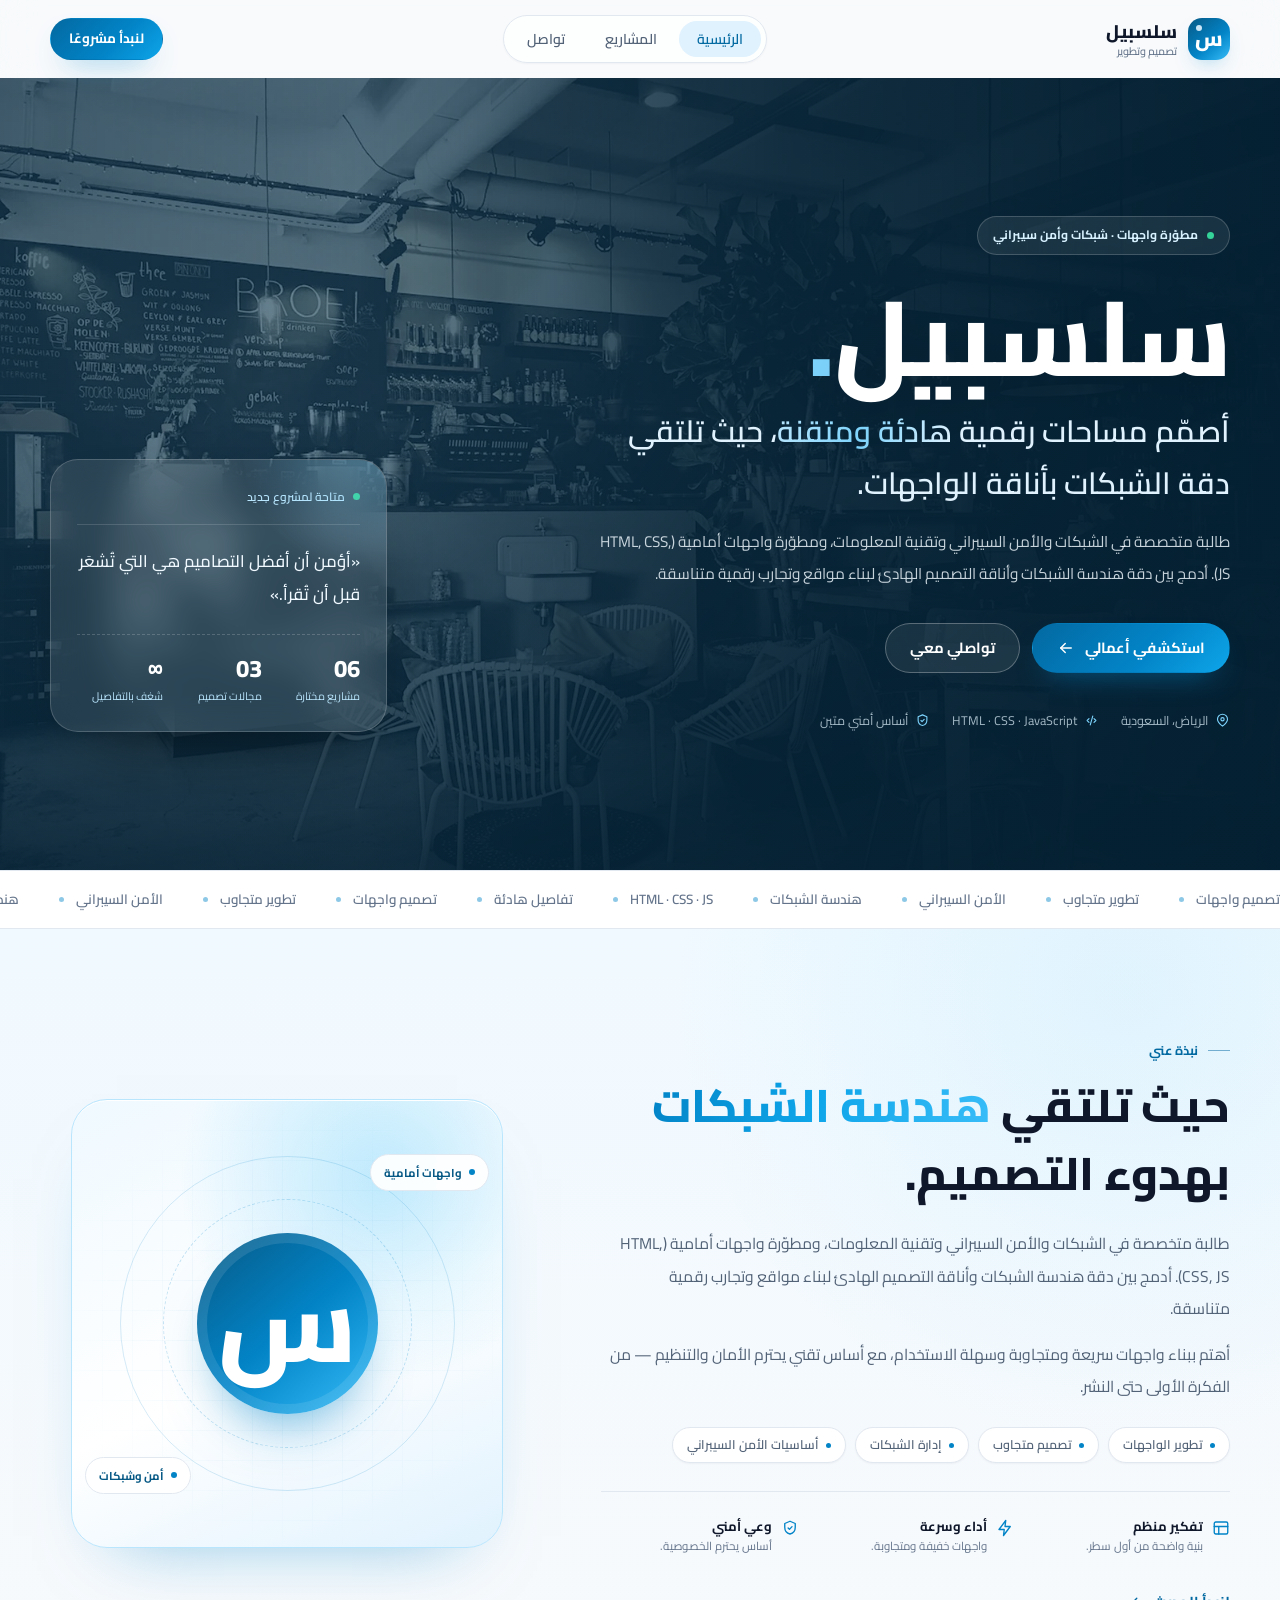
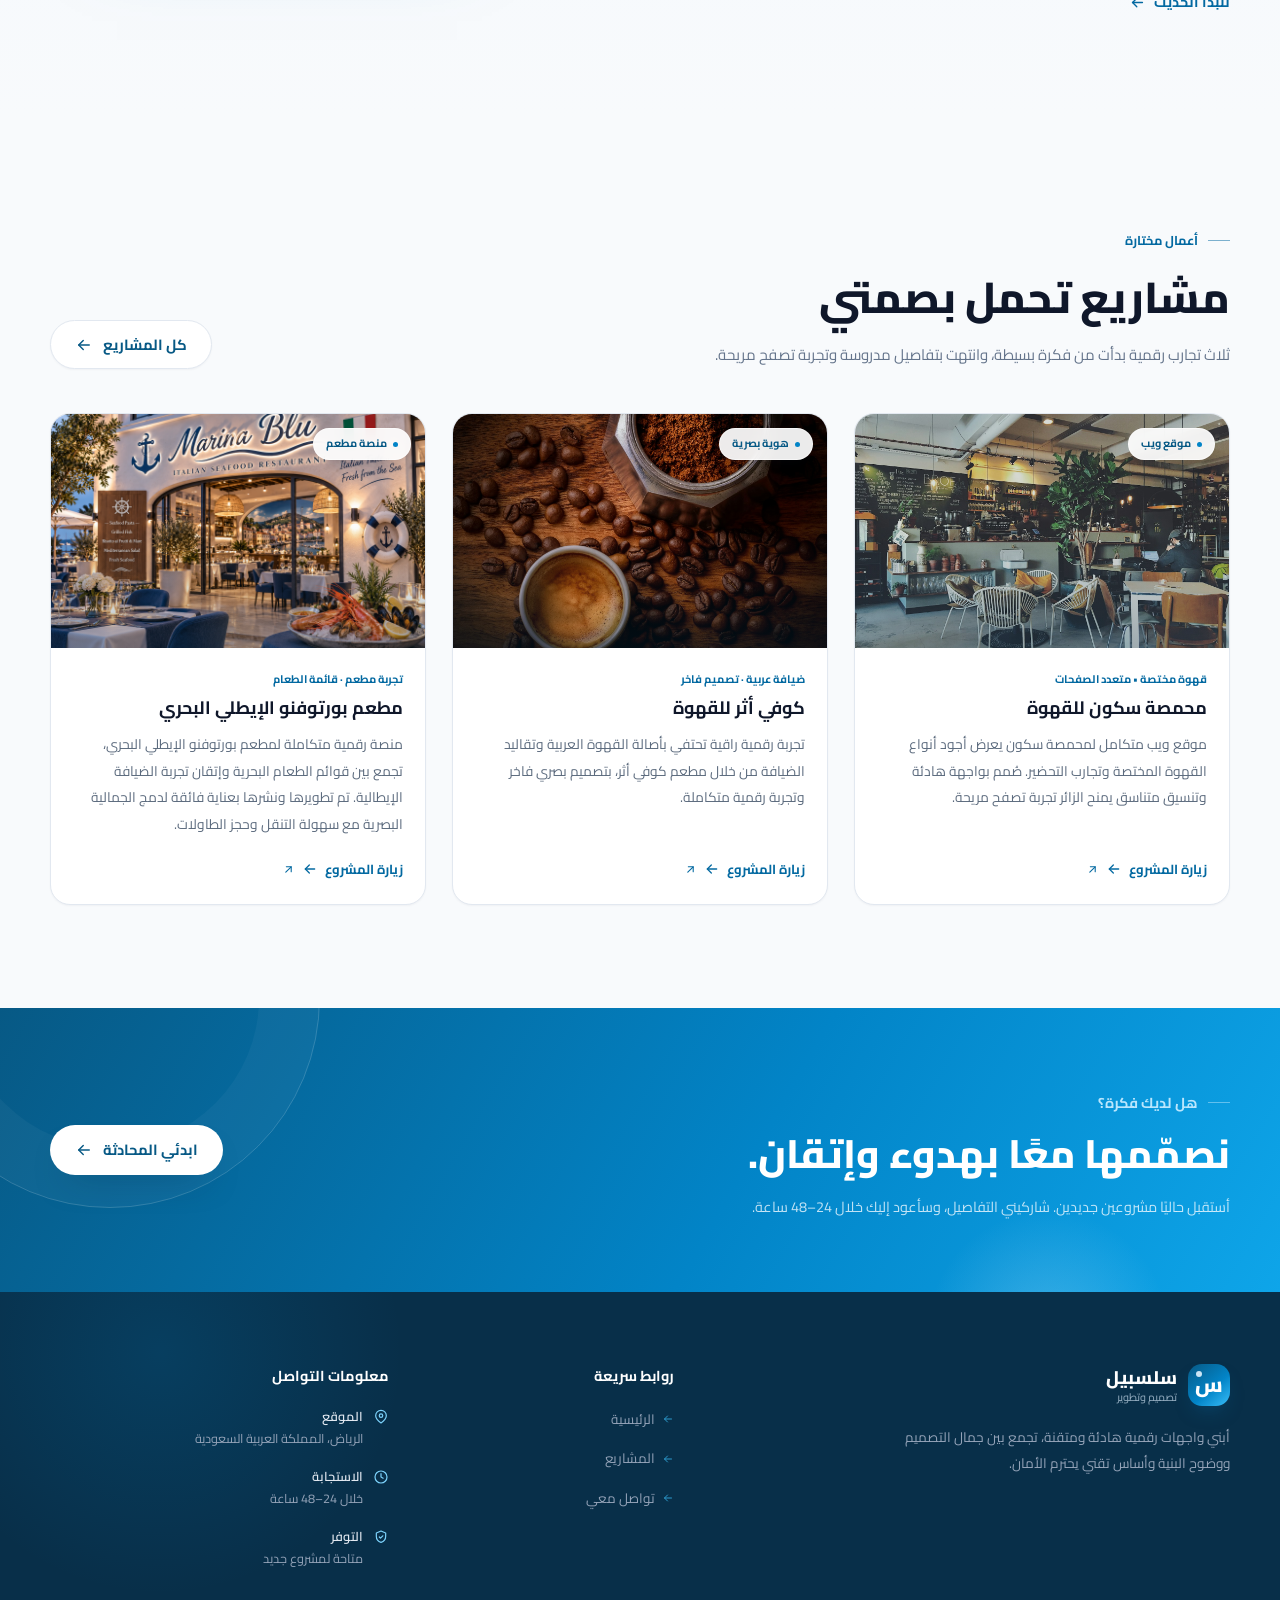
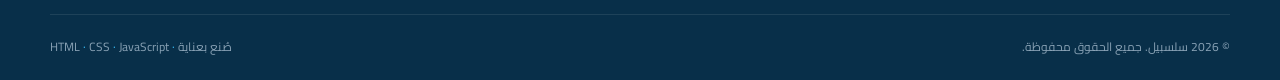
<file: portfolio/index.html>
<!DOCTYPE html>
<html lang="ar" dir="rtl">
<head>
  <meta charset="UTF-8">
  <meta name="viewport" content="width=device-width, initial-scale=1">
  <title>سلسبيل | تصميم وتطوير واجهات رقمية هادئة</title>
  <meta name="description" content="سلسبيل — طالبة متخصصة في الشبكات والأمن السيبراني وتقنية المعلومات، ومطوّرة واجهات أمامية. أدمج دقة هندسة الشبكات وأناقة التصميم الهادئ لبناء مواقع وتجارب رقمية متناسقة.">
  <meta name="theme-color" content="#0284c7">
  <link rel="icon" type="image/svg+xml" href="assets/favicon.svg">
  <link rel="preconnect" href="https://fonts.googleapis.com">
  <link rel="preconnect" href="https://fonts.gstatic.com" crossorigin>
  <link href="https://fonts.googleapis.com/css2?family=Cairo:wght@300;400;500;600;700;800&display=swap" rel="stylesheet">
  <link rel="stylesheet" href="assets/css/style.css">
  <script>document.documentElement.classList.add("js");</script>
</head>
<body>
  <a class="skip-link" href="#main">انتقل إلى المحتوى</a>

  <header class="site-header">
    <div class="container header-inner">
      <a class="brand" href="index.html">
        <span class="brand-mark" aria-hidden="true">س</span>
        <span class="brand-text">
          <span class="brand-name">سلسبيل</span>
          <span class="brand-sub">تصميم وتطوير</span>
        </span>
      </a>

      <nav class="primary-nav" aria-label="التنقل الرئيسي">
        <a class="nav-link is-active" href="index.html" aria-current="page">الرئيسية</a>
        <a class="nav-link" href="projects.html">المشاريع</a>
        <a class="nav-link" href="contact.html">تواصل</a>
      </nav>

      <a class="btn btn-primary btn-sm header-cta" href="contact.html">لنبدأ مشروعًا</a>

      <button class="nav-toggle" type="button" aria-expanded="false" aria-controls="mobile-nav" aria-label="فتح القائمة">
        <span></span>
        <span></span>
        <span></span>
      </button>
    </div>

    <nav class="mobile-nav" id="mobile-nav" aria-label="قائمة الجوال" hidden>
      <a href="index.html" aria-current="page">الرئيسية</a>
      <a href="projects.html">المشاريع</a>
      <a href="contact.html">تواصل</a>
      <a class="btn btn-primary" href="contact.html">لنبدأ مشروعًا</a>
    </nav>
  </header>

  <main id="main">
    <section class="hero" aria-labelledby="hero-title">
      <div class="hero-media">
        <img src="assets/images/cover.webp" alt="مقهى هادئ بضوء طبيعي وتفاصيل خشبية دافئة يعكس أسلوب التصميم الهادئ" width="1600" height="1000" loading="lazy" decoding="async">
      </div>
      <div class="hero-shade" aria-hidden="true"></div>

      <div class="container hero-inner">
        <div class="hero-copy">
          <p class="eyebrow"><span class="status-dot" aria-hidden="true"></span> مطوّرة واجهات · شبكات وأمن سيبراني</p>
          <h1 class="hero-title" id="hero-title">سلسبيل<span class="hero-accent">.</span></h1>
          <p class="hero-tagline">أصمّم مساحات رقمية <span class="text-gradient">هادئة ومتقنة</span>، حيث تلتقي دقة الشبكات بأناقة الواجهات.</p>
          <p class="hero-lead">طالبة متخصصة في الشبكات والأمن السيبراني وتقنية المعلومات، ومطوّرة واجهات أمامية (HTML, CSS, JS). أدمج بين دقة هندسة الشبكات وأناقة التصميم الهادئ لبناء مواقع وتجارب رقمية متناسقة.</p>

          <div class="hero-actions">
            <a class="btn btn-primary" href="projects.html">
              استكشفي أعمالي
              <svg viewBox="0 0 24 24" fill="none" stroke="currentColor" stroke-width="1.9" stroke-linecap="round" stroke-linejoin="round" aria-hidden="true"><path d="M19 12H5"/><path d="m11 18-6-6 6-6"/></svg>
            </a>
            <a class="btn btn-ghost" href="contact.html">تواصلي معي</a>
          </div>

          <ul class="hero-meta" aria-label="معلومات سريعة">
            <li>
              <svg viewBox="0 0 24 24" fill="none" stroke="currentColor" stroke-width="1.8" stroke-linecap="round" stroke-linejoin="round" aria-hidden="true"><path d="M20 10c0 5-8 11-8 11S4 15 4 10a8 8 0 1 1 16 0Z"/><circle cx="12" cy="10" r="2.6"/></svg>
              الرياض، السعودية
            </li>
            <li>
              <svg viewBox="0 0 24 24" fill="none" stroke="currentColor" stroke-width="1.8" stroke-linecap="round" stroke-linejoin="round" aria-hidden="true"><path d="m8 9-3 3 3 3"/><path d="m16 9 3 3-3 3"/><path d="m14 5-4 14"/></svg>
              HTML · CSS · JavaScript
            </li>
            <li>
              <svg viewBox="0 0 24 24" fill="none" stroke="currentColor" stroke-width="1.8" stroke-linecap="round" stroke-linejoin="round" aria-hidden="true"><path d="M12 3 5 6v5c0 4.6 3.1 8.1 7 9 3.9-.9 7-4.4 7-9V6l-7-3Z"/><path d="m9.5 12 1.8 1.8 3.4-3.6"/></svg>
              أساس أمني متين
            </li>
          </ul>
        </div>

        <div class="hero-card" aria-label="لمحة سريعة">
          <p class="hero-card-status"><span class="status-dot" aria-hidden="true"></span> متاحة لمشروع جديد</p>
          <blockquote>«أؤمن أن أفضل التصاميم هي التي تُشعَر قبل أن تُقرأ.»</blockquote>
          <div class="hero-card-stats">
            <div>
              <strong>06</strong>
              <span>مشاريع مختارة</span>
            </div>
            <div>
              <strong>03</strong>
              <span>مجالات تصميم</span>
            </div>
            <div>
              <strong>∞</strong>
              <span>شغف بالتفاصيل</span>
            </div>
          </div>
        </div>
      </div>
    </section>

    <div class="marquee" aria-hidden="true">
      <div class="marquee-track">
        <div class="marquee-group">
          <span class="marquee-item">تصميم واجهات</span>
          <span class="marquee-item">تطوير متجاوب</span>
          <span class="marquee-item">الأمن السيبراني</span>
          <span class="marquee-item">هندسة الشبكات</span>
          <span class="marquee-item">HTML · CSS · JS</span>
          <span class="marquee-item">تفاصيل هادئة</span>
        </div>
        <div class="marquee-group">
          <span class="marquee-item">تصميم واجهات</span>
          <span class="marquee-item">تطوير متجاوب</span>
          <span class="marquee-item">الأمن السيبراني</span>
          <span class="marquee-item">هندسة الشبكات</span>
          <span class="marquee-item">HTML · CSS · JS</span>
          <span class="marquee-item">تفاصيل هادئة</span>
        </div>
      </div>
    </div>

    <section class="section section--soft" id="about" aria-labelledby="about-title">
      <div class="container about-grid">
        <div class="about-visual reveal" aria-hidden="true">
          <div class="about-frame">
            <span class="orbit orbit-a"></span>
            <span class="orbit orbit-b"></span>
            <span class="monogram">س</span>
            <span class="about-tag about-tag--1"><i></i> واجهات أمامية</span>
            <span class="about-tag about-tag--2"><i></i> أمن وشبكات</span>
          </div>
        </div>

        <div class="about-copy reveal" style="--delay: 100ms">
          <p class="eyebrow">نبذة عني</p>
          <h2 id="about-title">حيث تلتقي <span class="text-gradient">هندسة الشبكات</span> بهدوء التصميم.</h2>
          <p>طالبة متخصصة في الشبكات والأمن السيبراني وتقنية المعلومات، ومطوّرة واجهات أمامية (HTML, CSS, JS). أدمج بين دقة هندسة الشبكات وأناقة التصميم الهادئ لبناء مواقع وتجارب رقمية متناسقة.</p>
          <p>أهتم ببناء واجهات سريعة ومتجاوبة وسهلة الاستخدام، مع أساس تقني يحترم الأمان والتنظيم — من الفكرة الأولى حتى النشر.</p>

          <ul class="skill-list" aria-label="مهاراتي">
            <li>تطوير الواجهات</li>
            <li>تصميم متجاوب</li>
            <li>إدارة الشبكات</li>
            <li>أساسيات الأمن السيبراني</li>
          </ul>

          <div class="about-points">
            <div class="about-point">
              <svg viewBox="0 0 24 24" fill="none" stroke="currentColor" stroke-width="1.8" stroke-linecap="round" stroke-linejoin="round" aria-hidden="true"><rect x="3" y="4" width="18" height="16" rx="2"/><path d="M3 10h18M9 20V10"/></svg>
              <div>
                <strong>تفكير منظم</strong>
                <span>بنية واضحة من أول سطر.</span>
              </div>
            </div>
            <div class="about-point">
              <svg viewBox="0 0 24 24" fill="none" stroke="currentColor" stroke-width="1.8" stroke-linecap="round" stroke-linejoin="round" aria-hidden="true"><path d="M13 2 4 14h7l-1 8 9-12h-7l1-8Z"/></svg>
              <div>
                <strong>أداء وسرعة</strong>
                <span>واجهات خفيفة ومتجاوبة.</span>
              </div>
            </div>
            <div class="about-point">
              <svg viewBox="0 0 24 24" fill="none" stroke="currentColor" stroke-width="1.8" stroke-linecap="round" stroke-linejoin="round" aria-hidden="true"><path d="M12 3 5 6v5c0 4.6 3.1 8.1 7 9 3.9-.9 7-4.4 7-9V6l-7-3Z"/><path d="m9.5 12 1.8 1.8 3.4-3.6"/></svg>
              <div>
                <strong>وعي أمني</strong>
                <span>أساس يحترم الخصوصية.</span>
              </div>
            </div>
          </div>

          <a class="link-arrow" href="contact.html">
            لنبدأ الحديث
            <svg viewBox="0 0 24 24" fill="none" stroke="currentColor" stroke-width="1.9" stroke-linecap="round" stroke-linejoin="round" aria-hidden="true"><path d="M19 12H5"/><path d="m11 18-6-6 6-6"/></svg>
          </a>
        </div>
      </div>
    </section>

    <section class="section" id="selected-projects" aria-labelledby="selected-title">
      <div class="container">
        <div class="section-head reveal">
          <div>
            <p class="eyebrow">أعمال مختارة</p>
            <h2 id="selected-title">مشاريع تحمل بصمتي</h2>
            <p class="lead">ثلاث تجارب رقمية بدأت من فكرة بسيطة، وانتهت بتفاصيل مدروسة وتجربة تصفح مريحة.</p>
          </div>
          <a class="btn btn-outline" href="projects.html">
            كل المشاريع
            <svg viewBox="0 0 24 24" fill="none" stroke="currentColor" stroke-width="1.9" stroke-linecap="round" stroke-linejoin="round" aria-hidden="true"><path d="M19 12H5"/><path d="m11 18-6-6 6-6"/></svg>
          </a>
        </div>

        <div class="projects-grid">
          <article class="project-card reveal" style="--delay: 60ms">
            <a class="project-media" href="https://sukoon-coffee.pages.dev/" target="_blank" rel="noopener noreferrer" aria-label="موقع ويب — زيارة محمصة سكون للقهوة">
              <img src="assets/images/cafe-interior.jpg" alt="مشهد داخلي هادئ لمحمصة سكون للقهوة المختصة بتفاصيل خشبية وإضاءة دافئة" width="1400" height="960" loading="lazy" decoding="async">
              <span class="project-badge">موقع ويب</span>
            </a>
            <div class="project-body">
              <p class="project-kicker">قهوة مختصة • متعدد الصفحات</p>
              <h3><a href="https://sukoon-coffee.pages.dev/" target="_blank" rel="noopener noreferrer">محمصة سكون للقهوة</a></h3>
              <p>موقع ويب متكامل لمحمصة سكون يعرض أجود أنواع القهوة المختصة وتجارب التحضير. صُمم بواجهة هادئة وتنسيق متناسق يمنح الزائر تجربة تصفح مريحة.</p>
              <a class="project-link" href="https://sukoon-coffee.pages.dev/" target="_blank" rel="noopener noreferrer">
                زيارة المشروع
                <svg viewBox="0 0 24 24" fill="none" stroke="currentColor" stroke-width="1.9" stroke-linecap="round" stroke-linejoin="round" aria-hidden="true"><path d="M19 12H5"/><path d="m11 18-6-6 6-6"/></svg>
                <svg class="icon-external" viewBox="0 0 24 24" fill="none" stroke="currentColor" stroke-width="2" stroke-linecap="round" stroke-linejoin="round" aria-hidden="true"><path d="M7 17 17 7"/><path d="M8 7h9v9"/></svg>
              </a>
            </div>
          </article>

          <article class="project-card reveal" style="--delay: 140ms">
            <a class="project-media" href="https://luxury-arabic-coffee-ynvp.bolt.host" target="_blank" rel="noopener noreferrer" aria-label="هوية بصرية — زيارة موقع كوفي أثر للقهوة">
              <img src="assets/images/roaster-2.jpg" alt="حبوب قهوة محمصة وكوب إسبريسو على طاولة خشبية داكنة" width="1400" height="1116" loading="lazy" decoding="async">
              <span class="project-badge">هوية بصرية</span>
            </a>
            <div class="project-body">
              <p class="project-kicker">ضيافة عربية · تصميم فاخر</p>
              <h3><a href="https://luxury-arabic-coffee-ynvp.bolt.host" target="_blank" rel="noopener noreferrer">كوفي أثر للقهوة</a></h3>
              <p>تجربة رقمية راقية تحتفي بأصالة القهوة العربية وتقاليد الضيافة من خلال مطعم كوفي أثر، بتصميم بصري فاخر وتجربة رقمية متكاملة.</p>
              <a class="project-link" href="https://luxury-arabic-coffee-ynvp.bolt.host" target="_blank" rel="noopener noreferrer">
                زيارة المشروع
                <svg viewBox="0 0 24 24" fill="none" stroke="currentColor" stroke-width="1.9" stroke-linecap="round" stroke-linejoin="round" aria-hidden="true"><path d="M19 12H5"/><path d="m11 18-6-6 6-6"/></svg>
                <svg class="icon-external" viewBox="0 0 24 24" fill="none" stroke="currentColor" stroke-width="2" stroke-linecap="round" stroke-linejoin="round" aria-hidden="true"><path d="M7 17 17 7"/><path d="M8 7h9v9"/></svg>
              </a>
            </div>
          </article>

          <article class="project-card reveal" style="--delay: 220ms">
            <a class="project-media" href="https://tubular-sunflower-341c84.netlify.app" target="_blank" rel="noopener noreferrer" aria-label="مطعم بورتوفنو الإيطلي البحري — زيارة موقع المطعم">
              <img src="assets/images/portofino.png" alt="  تعبّر عن هوية مطعم بورتوفنو الإيطلي البحري" width="1100" height="616" loading="lazy" decoding="async">
              <span class="project-badge">منصة مطعم</span>
            </a>
            <div class="project-body">
              <p class="project-kicker">تجربة مطعم · قائمة الطعام</p>
              <h3><a href="https://tubular-sunflower-341c84.netlify.app" target="_blank" rel="noopener noreferrer">مطعم بورتوفنو الإيطلي البحري</a></h3>
              <p>منصة رقمية متكاملة لمطعم بورتوفنو الإيطلي البحري، تجمع بين قوائم الطعام البحرية وإتقان تجربة الضيافة الإيطالية. تم تطويرها ونشرها بعناية فائقة لدمج الجمالية البصرية مع سهولة التنقل وحجز الطاولات.</p>
              <a class="project-link" href="https://tubular-sunflower-341c84.netlify.app" target="_blank" rel="noopener noreferrer">
                زيارة المشروع
                <svg viewBox="0 0 24 24" fill="none" stroke="currentColor" stroke-width="1.9" stroke-linecap="round" stroke-linejoin="round" aria-hidden="true"><path d="M19 12H5"/><path d="m11 18-6-6 6-6"/></svg>
                <svg class="icon-external" viewBox="0 0 24 24" fill="none" stroke="currentColor" stroke-width="2" stroke-linecap="round" stroke-linejoin="round" aria-hidden="true"><path d="M7 17 17 7"/><path d="M8 7h9v9"/></svg>
              </a>
            </div>
          </article>
        </div>
      </div>
    </section>

    <section class="cta-band" aria-labelledby="cta-title">
      <div class="container cta-inner">
        <div>
          <p class="eyebrow">هل لديك فكرة؟</p>
          <h2 id="cta-title">نصمّمها معًا بهدوء وإتقان.</h2>
          <p>أستقبل حاليًا مشروعين جديدين. شاركيني التفاصيل، وسأعود إليك خلال 24–48 ساعة.</p>
        </div>
        <a class="btn btn-light" href="contact.html">
          ابدئي المحادثة
          <svg viewBox="0 0 24 24" fill="none" stroke="currentColor" stroke-width="1.9" stroke-linecap="round" stroke-linejoin="round" aria-hidden="true"><path d="M19 12H5"/><path d="m11 18-6-6 6-6"/></svg>
        </a>
      </div>
    </section>
  </main>

  <footer class="site-footer">
    <div class="container footer-main">
      <div class="footer-grid">
        <div class="footer-brand">
          <a class="brand" href="index.html">
            <span class="brand-mark" aria-hidden="true">س</span>
            <span class="brand-text">
              <span class="brand-name">سلسبيل</span>
              <span class="brand-sub">تصميم وتطوير</span>
            </span>
          </a>
          <p class="footer-about">أبني واجهات رقمية هادئة ومتقنة، تجمع بين جمال التصميم ووضوح البنية وأساس تقني يحترم الأمان.</p>
        </div>

        <div>
          <h3 class="footer-title">روابط سريعة</h3>
          <ul class="footer-links">
            <li>
              <a href="index.html">
                <svg viewBox="0 0 24 24" fill="none" stroke="currentColor" stroke-width="2" stroke-linecap="round" stroke-linejoin="round" aria-hidden="true"><path d="M19 12H5"/><path d="m11 18-6-6 6-6"/></svg>
                الرئيسية
              </a>
            </li>
            <li>
              <a href="projects.html">
                <svg viewBox="0 0 24 24" fill="none" stroke="currentColor" stroke-width="2" stroke-linecap="round" stroke-linejoin="round" aria-hidden="true"><path d="M19 12H5"/><path d="m11 18-6-6 6-6"/></svg>
                المشاريع
              </a>
            </li>
            <li>
              <a href="contact.html">
                <svg viewBox="0 0 24 24" fill="none" stroke="currentColor" stroke-width="2" stroke-linecap="round" stroke-linejoin="round" aria-hidden="true"><path d="M19 12H5"/><path d="m11 18-6-6 6-6"/></svg>
                تواصل معي
              </a>
            </li>
          </ul>
        </div>

        <div>
          <h3 class="footer-title">معلومات التواصل</h3>
          <ul class="footer-contact">
            <li>
              <svg viewBox="0 0 24 24" fill="none" stroke="currentColor" stroke-width="1.8" stroke-linecap="round" stroke-linejoin="round" aria-hidden="true"><path d="M20 10c0 5-8 11-8 11S4 15 4 10a8 8 0 1 1 16 0Z"/><circle cx="12" cy="10" r="2.6"/></svg>
              <div>
                <strong>الموقع</strong>
                <span>الرياض، المملكة العربية السعودية</span>
              </div>
            </li>
            <li>
              <svg viewBox="0 0 24 24" fill="none" stroke="currentColor" stroke-width="1.8" stroke-linecap="round" stroke-linejoin="round" aria-hidden="true"><circle cx="12" cy="12" r="9"/><path d="M12 7v5l3.2 1.8"/></svg>
              <div>
                <strong>الاستجابة</strong>
                <span>خلال 24–48 ساعة</span>
              </div>
            </li>
            <li>
              <svg viewBox="0 0 24 24" fill="none" stroke="currentColor" stroke-width="1.8" stroke-linecap="round" stroke-linejoin="round" aria-hidden="true"><path d="M12 3 5 6v5c0 4.6 3.1 8.1 7 9 3.9-.9 7-4.4 7-9V6l-7-3Z"/><path d="m9.5 12 1.8 1.8 3.4-3.6"/></svg>
              <div>
                <strong>التوفر</strong>
                <span>متاحة لمشروع جديد</span>
              </div>
            </li>
          </ul>
        </div>
      </div>

      <div class="footer-bottom">
        <p>© <span data-year>2026</span> سلسبيل. جميع الحقوق محفوظة.</p>
        <p>صُنع بعناية <span class="dot">·</span> HTML <span class="dot">·</span> CSS <span class="dot">·</span> JavaScript</p>
      </div>
    </div>
  </footer>

  <script src="assets/js/main.js" defer></script>
</body>
</html>
</file>
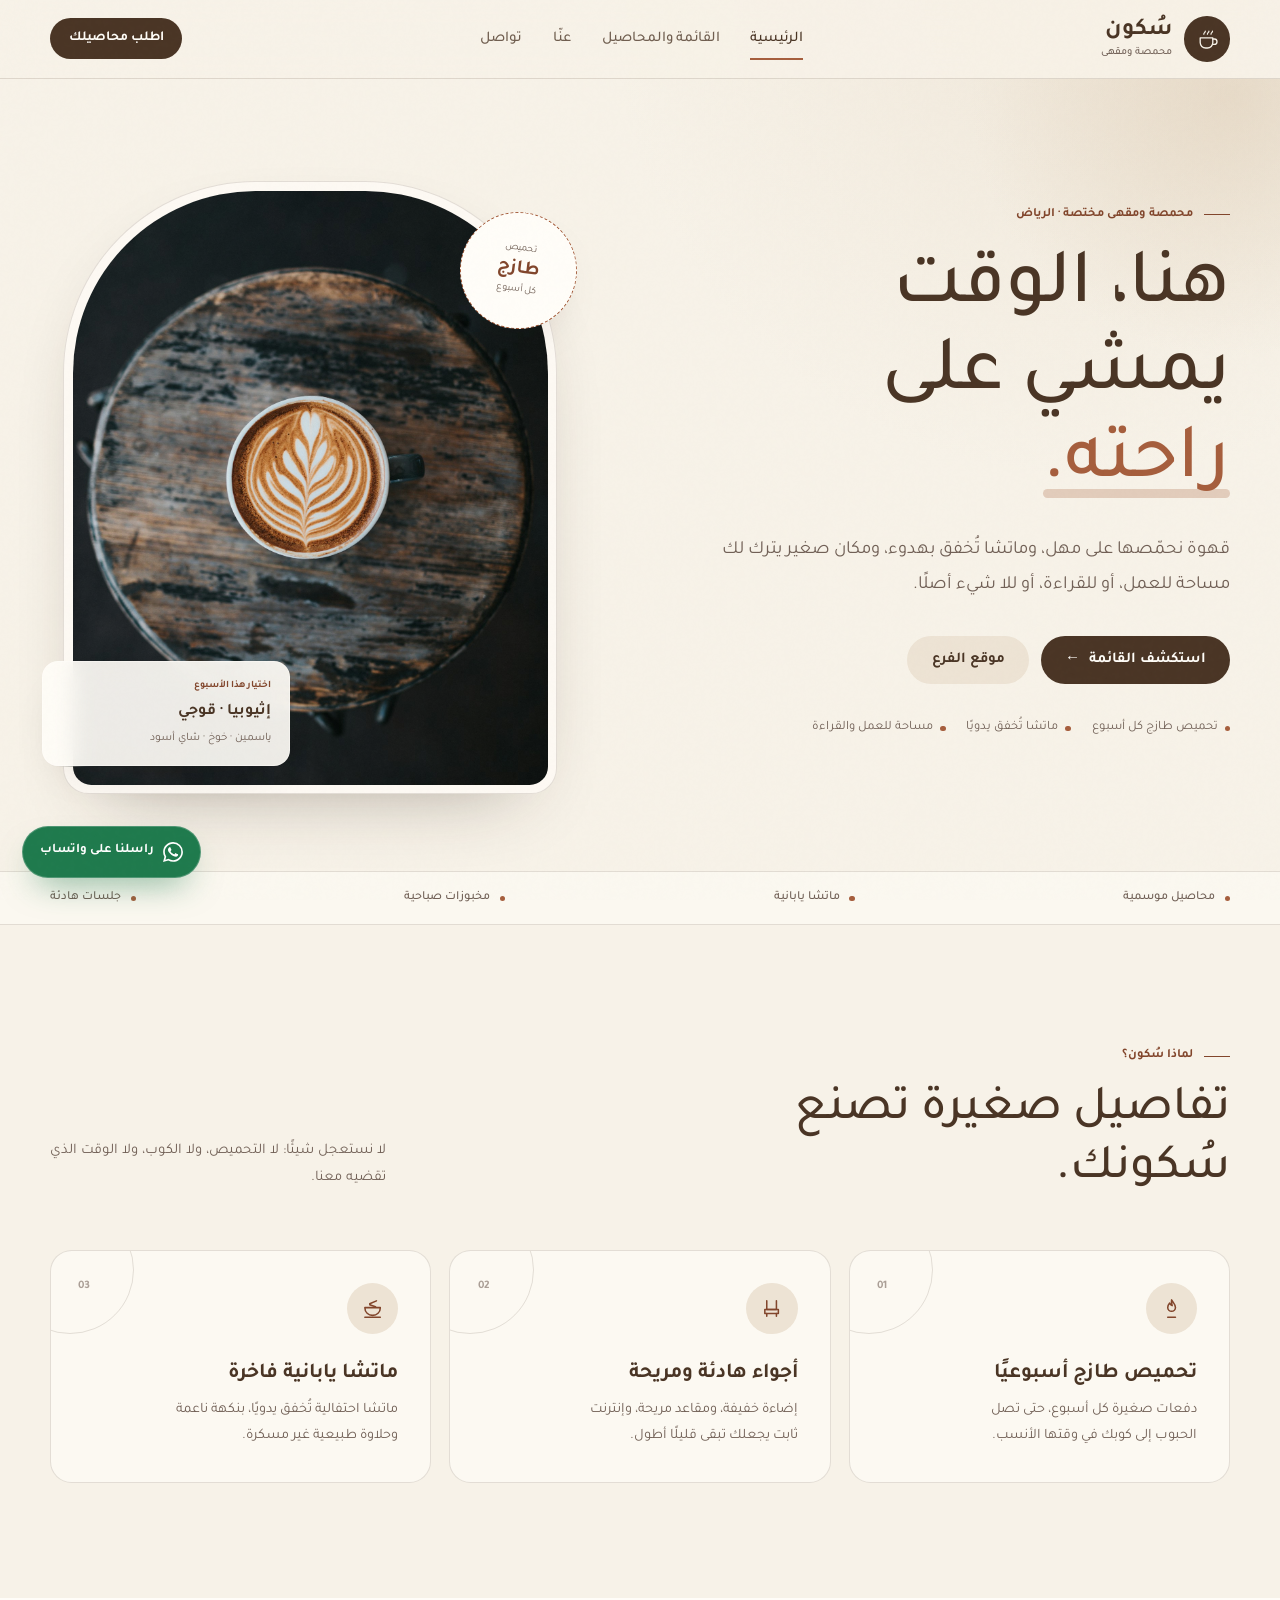
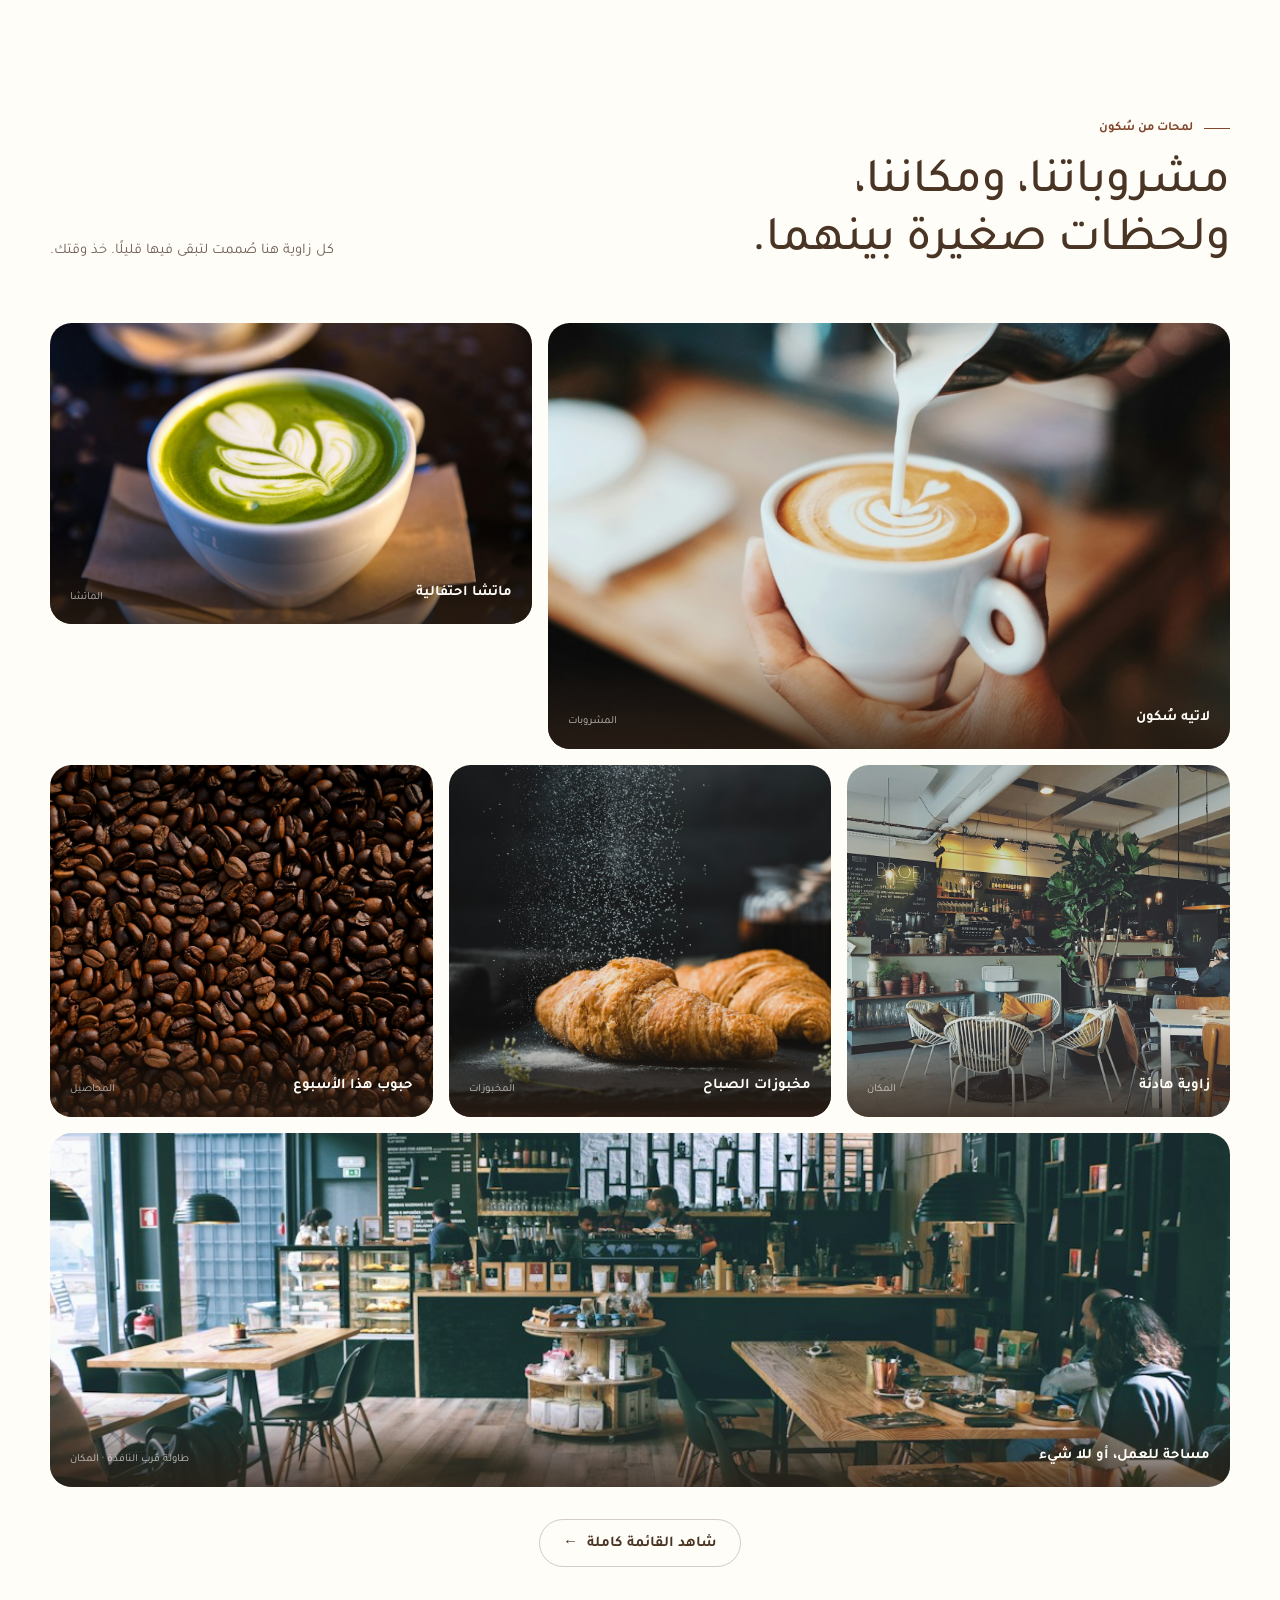
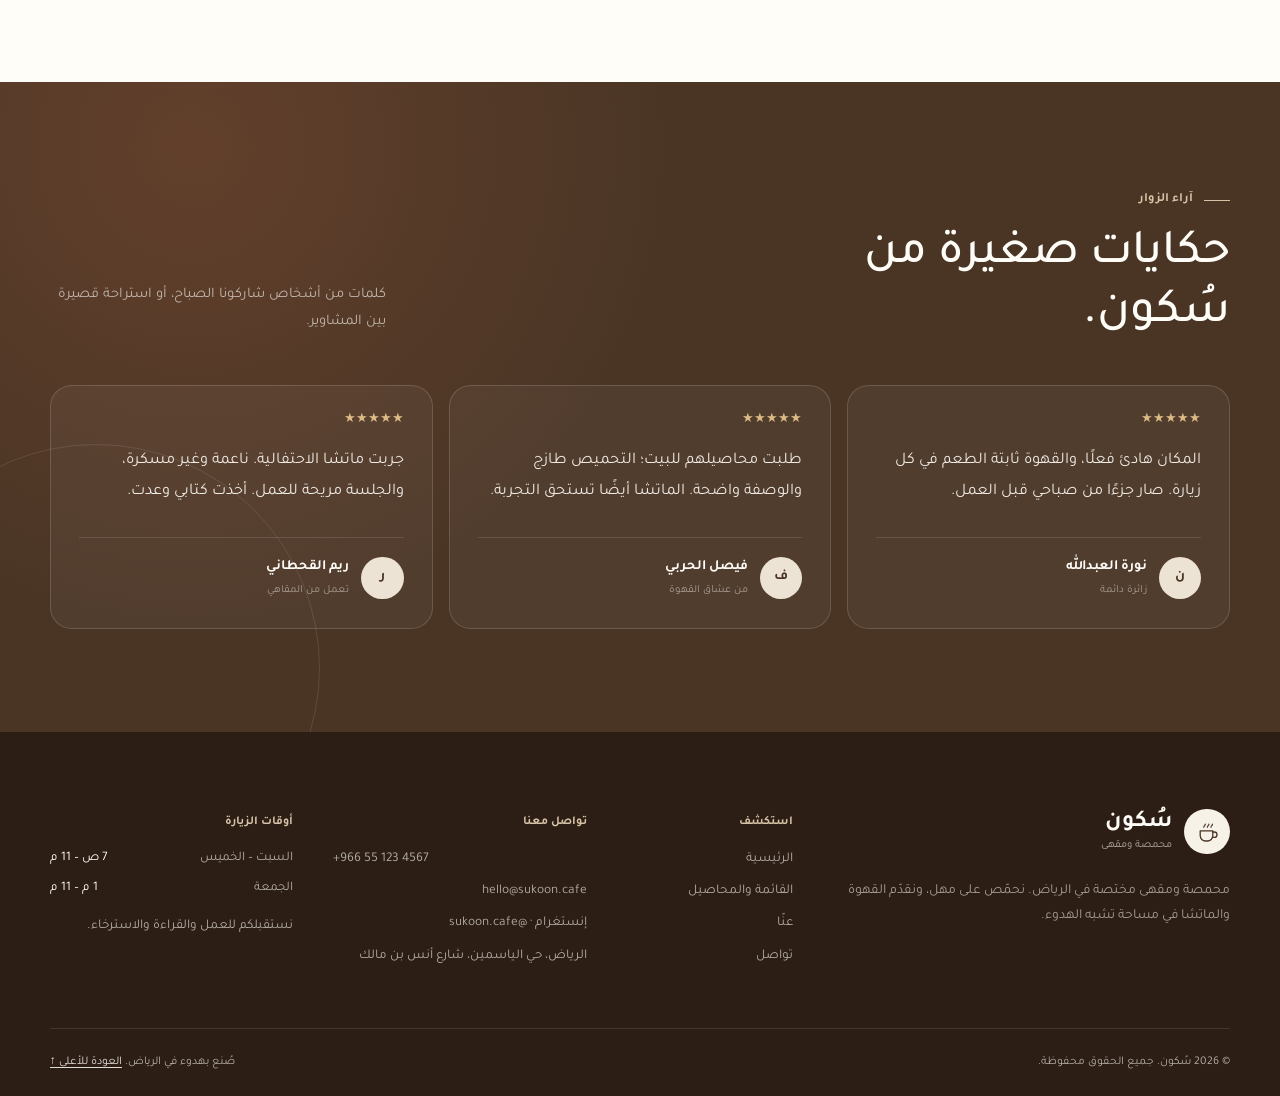
<file: portfolio/_archive/sukoon-site/index.html>
<!DOCTYPE html>
<html lang="ar" dir="rtl">
<head>
  <meta charset="UTF-8">
  <meta name="viewport" content="width=device-width, initial-scale=1">
  <title>سُكون | محمصة ومقهى مختصة في الرياض</title>
  <meta name="description" content="سُكون محمصة ومقهى مختصة في الرياض. قهوة تُحمّص طازجًا كل أسبوع، ماتشا يابانية، وأجواء هادئة للعمل والاسترخاء.">
  <meta name="theme-color" content="#4A3525">
  <link rel="icon" type="image/svg+xml" href="assets/favicon.svg">
  <link rel="preconnect" href="https://fonts.googleapis.com">
  <link rel="preconnect" href="https://fonts.gstatic.com" crossorigin>
  <link href="https://fonts.googleapis.com/css2?family=Tajawal:wght@300;400;500;700;800&display=swap" rel="stylesheet">
  <link rel="stylesheet" href="style.css">
</head>
<body id="top">
  <a class="skip-link" href="#main">انتقل إلى المحتوى</a>

  <header class="site-header">
    <div class="container header-inner">
      <a class="brand" href="index.html">
        <span class="brand-mark" aria-hidden="true">
          <svg viewBox="0 0 48 48" fill="none">
            <path d="M12 23h21v8a9 9 0 0 1-9 9h-3a9 9 0 0 1-9-9v-8Z" stroke="currentColor" stroke-width="2.2" stroke-linejoin="round"/>
            <path d="M33 25h2.5a4.5 4.5 0 1 1 0 9H33" stroke="currentColor" stroke-width="2.2" stroke-linecap="round"/>
            <path d="M18 17c0-2.5 2.5-2.5 2.5-5M24 17c0-2.5 2.5-2.5 2.5-5M30 17c0-2.5 2.5-2.5 2.5-5" stroke="currentColor" stroke-width="2" stroke-linecap="round"/>
          </svg>
        </span>
        <span class="brand-text">
          <span class="brand-name">سُكون</span>
          <span class="brand-sub">محمصة ومقهى</span>
        </span>
      </a>

      <nav class="primary-nav" aria-label="التنقل الرئيسي">
        <a class="nav-link" href="index.html" aria-current="page">الرئيسية</a>
        <a class="nav-link" href="menu.html">القائمة والمحاصيل</a>
        <a class="nav-link" href="about.html">عنّا</a>
        <a class="nav-link" href="contact.html">تواصل</a>
      </nav>

      <a class="btn btn-primary btn--small header-cta" href="https://wa.me/966551234567?text=مرحبًا سُكون، أرغب بطلب محاصيل القهوة." target="_blank" rel="noopener">اطلب محاصيلك</a>

      <details class="mobile-menu">
        <summary>
          <span>القائمة</span>
          <span class="menu-icon" aria-hidden="true"><span></span><span></span></span>
        </summary>
        <nav class="mobile-nav" aria-label="التنقل للجوال">
          <a href="index.html" aria-current="page">الرئيسية</a>
          <a href="menu.html">القائمة والمحاصيل</a>
          <a href="about.html">عنّا</a>
          <a href="contact.html">تواصل</a>
          <a class="btn btn-primary" href="https://wa.me/966551234567?text=مرحبًا سُكون، أرغب بطلب محاصيل القهوة." target="_blank" rel="noopener">اطلب محاصيلك</a>
        </nav>
      </details>
    </div>
  </header>

  <main id="main">
    <section class="hero" aria-labelledby="hero-title">
      <div class="container hero-grid">
        <div class="hero-copy">
          <p class="eyebrow">محمصة ومقهى مختصة · الرياض</p>
          <h1 id="hero-title"><span>هنا، الوقت</span><span>يمشي على <em>راحته.</em></span></h1>
          <p class="lead">قهوة نحمّصها على مهل، وماتشا تُخفق بهدوء، ومكان صغير يترك لك مساحة للعمل، أو للقراءة، أو للا شيء أصلًا.</p>
          <div class="hero-actions">
            <a class="btn btn-primary" href="menu.html">استكشف القائمة <span aria-hidden="true">←</span></a>
            <a class="btn btn-soft" href="contact.html">موقع الفرع</a>
          </div>
          <ul class="hero-meta" aria-label="مميزات سُكون">
            <li>تحميص طازج كل أسبوع</li>
            <li>ماتشا تُخفق يدويًا</li>
            <li>مساحة للعمل والقراءة</li>
          </ul>
        </div>

        <div class="hero-visual">
          <div class="hero-image-wrap">
            <img src="assets/roastery.jpg" width="1400" height="2100" alt="كوب قهوة مختصة ساخن على طاولة خشبية داخل مقهى سُكون" fetchpriority="high">
          </div>
          <div class="roast-badge" aria-hidden="true">
            <span>تحميص</span>
            <strong>طازج</strong>
            <span>كل أسبوع</span>
          </div>
          <div class="hero-note">
            <span class="hero-note-label">اختيار هذا الأسبوع</span>
            <strong>إثيوبيا · قوجي</strong>
            <span>ياسمين · خوخ · شاي أسود</span>
          </div>
        </div>
      </div>

      <div class="hero-strip" aria-label="مختارات سُكون">
        <div class="container strip-inner">
          <span>محاصيل موسمية</span>
          <span>ماتشا يابانية</span>
          <span>مخبوزات صباحية</span>
          <span>جلسات هادئة</span>
        </div>
      </div>
    </section>

    <section class="section" aria-labelledby="features-title">
      <div class="container">
        <div class="section-head">
          <div class="section-head__copy">
            <p class="eyebrow">لماذا سُكون؟</p>
            <h2 id="features-title">تفاصيل صغيرة تصنع سُكونك.</h2>
          </div>
          <p class="section-head__aside">لا نستعجل شيئًا: لا التحميص، ولا الكوب، ولا الوقت الذي تقضيه معنا.</p>
        </div>

        <div class="features-grid">
          <article class="feature-card">
            <span class="feature-index">01</span>
            <span class="feature-icon" aria-hidden="true">
              <svg viewBox="0 0 24 24" fill="none" stroke="currentColor" stroke-width="1.6" stroke-linecap="round" stroke-linejoin="round">
                <path d="M12 3c1.7 3 4 4.5 4 7.8a4 4 0 0 1-8 0c0-1.7.8-3.1 2-4.5.7 1.4 1.6 2.1 2.6 2.6C12.2 7 11.5 5 12 3Z"/>
                <path d="M8 21h8"/>
              </svg>
            </span>
            <h3>تحميص طازج أسبوعيًا</h3>
            <p>دفعات صغيرة كل أسبوع، حتى تصل الحبوب إلى كوبك في وقتها الأنسب.</p>
          </article>

          <article class="feature-card">
            <span class="feature-index">02</span>
            <span class="feature-icon" aria-hidden="true">
              <svg viewBox="0 0 24 24" fill="none" stroke="currentColor" stroke-width="1.6" stroke-linecap="round" stroke-linejoin="round">
                <path d="M7 4v9h10V4"/>
                <path d="M5 13h14v4H5z"/>
                <path d="M7 17v3M17 17v3"/>
              </svg>
            </span>
            <h3>أجواء هادئة ومريحة</h3>
            <p>إضاءة خفيفة، ومقاعد مريحة، وإنترنت ثابت يجعلك تبقى قليلًا أطول.</p>
          </article>

          <article class="feature-card">
            <span class="feature-index">03</span>
            <span class="feature-icon" aria-hidden="true">
              <svg viewBox="0 0 24 24" fill="none" stroke="currentColor" stroke-width="1.6" stroke-linecap="round" stroke-linejoin="round">
                <path d="M4 11h16c0 5-3.6 8-8 8s-8-3-8-8Z"/>
                <path d="M9 7l7-3M9 8l6 2"/>
                <path d="M4 21h16"/>
              </svg>
            </span>
            <h3>ماتشا يابانية فاخرة</h3>
            <p>ماتشا احتفالية تُخفق يدويًا، بنكهة ناعمة وحلاوة طبيعية غير مسكرة.</p>
          </article>
        </div>
      </div>
    </section>

    <section class="section section--paper" aria-labelledby="gallery-title">
      <div class="container">
        <div class="section-head">
          <div class="section-head__copy">
            <p class="eyebrow">لمحات من سُكون</p>
            <h2 id="gallery-title">مشروباتنا، ومكاننا، ولحظات صغيرة بينهما.</h2>
          </div>
          <p class="section-head__aside">كل زاوية هنا صُممت لتبقى فيها قليلًا. خذ وقتك.</p>
        </div>

        <div class="gallery-grid">
          <figure class="gallery-item">
            <img src="assets/latte-art.jpg" width="1100" height="616" alt="كوب لاتيه أبيض مع رسمة قلب في رغوة الحليب" loading="lazy">
            <figcaption><strong>لاتيه سُكون</strong><span>المشروبات</span></figcaption>
          </figure>

          <figure class="gallery-item">
            <img src="assets/matcha.jpg" width="1100" height="733" alt="كوب ماتشا خضراء مع رسمة ورقة في الرغوة" loading="lazy">
            <figcaption><strong>ماتشا احتفالية</strong><span>الماتشا</span></figcaption>
          </figure>

          <figure class="gallery-item">
            <img src="assets/cafe-interior.jpg" width="1400" height="960" alt="جلسات مقهى سُكون الخشبية مع نباتات وإضاءة دافئة" loading="lazy">
            <figcaption><strong>زاوية هادئة</strong><span>المكان</span></figcaption>
          </figure>

          <figure class="gallery-item">
            <img src="assets/croissant.jpg" width="1100" height="880" alt="كرواسان طازج مرشوش بالسكر على طبق داكن" loading="lazy">
            <figcaption><strong>مخبوزات الصباح</strong><span>المخبوزات</span></figcaption>
          </figure>

          <figure class="gallery-item">
            <img src="assets/beans.jpg" width="1100" height="839" alt="حبوب قهوة محمصة بدرجات بنية دافئة" loading="lazy">
            <figcaption><strong>حبوب هذا الأسبوع</strong><span>المحاصيل</span></figcaption>
          </figure>

          <figure class="gallery-item">
            <img src="assets/cafe-work.jpg" width="1100" height="733" alt="طاولات خشبية واسعة في مقهى سُكون مناسبة للعمل والقراءة" loading="lazy">
            <figcaption><strong>مساحة للعمل، أو للا شيء</strong><span>طاولة قرب النافذة · المكان</span></figcaption>
          </figure>
        </div>

        <div class="gallery-cta">
          <a class="btn btn-outline" href="menu.html">شاهد القائمة كاملة <span aria-hidden="true">←</span></a>
        </div>
      </div>
    </section>

    <section class="testimonials" aria-labelledby="testimonials-title">
      <div class="container">
        <div class="section-head">
          <div class="section-head__copy">
            <p class="eyebrow eyebrow--light">آراء الزوار</p>
            <h2 id="testimonials-title">حكايات صغيرة من سُكون.</h2>
          </div>
          <p class="section-head__aside">كلمات من أشخاص شاركونا الصباح، أو استراحة قصيرة بين المشاوير.</p>
        </div>

        <div class="testimonial-grid">
          <figure class="testimonial-card">
            <div class="stars" role="img" aria-label="تقييم خمس من خمس">★★★★★</div>
            <blockquote>المكان هادئ فعلًا، والقهوة ثابتة الطعم في كل زيارة. صار جزءًا من صباحي قبل العمل.</blockquote>
            <figcaption>
              <span class="avatar" aria-hidden="true">ن</span>
              <div>
                <cite>نورة العبدالله</cite>
                <span>زائرة دائمة</span>
              </div>
            </figcaption>
          </figure>

          <figure class="testimonial-card">
            <div class="stars" role="img" aria-label="تقييم خمس من خمس">★★★★★</div>
            <blockquote>طلبت محاصيلهم للبيت؛ التحميص طازج والوصفة واضحة. الماتشا أيضًا تستحق التجربة.</blockquote>
            <figcaption>
              <span class="avatar" aria-hidden="true">ف</span>
              <div>
                <cite>فيصل الحربي</cite>
                <span>من عشاق القهوة</span>
              </div>
            </figcaption>
          </figure>

          <figure class="testimonial-card">
            <div class="stars" role="img" aria-label="تقييم خمس من خمس">★★★★★</div>
            <blockquote>جربت ماتشا الاحتفالية. ناعمة وغير مسكرة، والجلسة مريحة للعمل. أخذت كتابي وعدت.</blockquote>
            <figcaption>
              <span class="avatar" aria-hidden="true">ر</span>
              <div>
                <cite>ريم القحطاني</cite>
                <span>تعمل من المقاهي</span>
              </div>
            </figcaption>
          </figure>
        </div>
      </div>
    </section>
  </main>

  <footer class="site-footer">
    <div class="container footer-grid">
      <div class="footer-brand">
        <a class="brand" href="index.html">
          <span class="brand-mark" aria-hidden="true">
            <svg viewBox="0 0 48 48" fill="none">
              <path d="M12 23h21v8a9 9 0 0 1-9 9h-3a9 9 0 0 1-9-9v-8Z" stroke="currentColor" stroke-width="2.2" stroke-linejoin="round"/>
              <path d="M33 25h2.5a4.5 4.5 0 1 1 0 9H33" stroke="currentColor" stroke-width="2.2" stroke-linecap="round"/>
              <path d="M18 17c0-2.5 2.5-2.5 2.5-5M24 17c0-2.5 2.5-2.5 2.5-5M30 17c0-2.5 2.5-2.5 2.5-5" stroke="currentColor" stroke-width="2" stroke-linecap="round"/>
            </svg>
          </span>
          <span class="brand-text">
            <span class="brand-name">سُكون</span>
            <span class="brand-sub">محمصة ومقهى</span>
          </span>
        </a>
        <p>محمصة ومقهى مختصة في الرياض. نحمّص على مهل، ونقدّم القهوة والماتشا في مساحة تشبه الهدوء.</p>
      </div>

      <div class="footer-col">
        <h3>استكشف</h3>
        <a href="index.html">الرئيسية</a>
        <a href="menu.html">القائمة والمحاصيل</a>
        <a href="about.html">عنّا</a>
        <a href="contact.html">تواصل</a>
      </div>

      <div class="footer-col">
        <h3>تواصل معنا</h3>
        <a href="tel:+966551234567" dir="ltr">+966 55 123 4567</a>
        <a href="mailto:hello@sukoon.cafe">hello@sukoon.cafe</a>
        <a href="https://instagram.com/sukoon.cafe" target="_blank" rel="noopener">إنستغرام · @sukoon.cafe</a>
        <p>الرياض، حي الياسمين، شارع أنس بن مالك</p>
      </div>

      <div class="footer-col">
        <h3>أوقات الزيارة</h3>
        <div class="footer-hours">
          <div><span>السبت – الخميس</span><span>7 ص – 11 م</span></div>
          <div><span>الجمعة</span><span>1 م – 11 م</span></div>
        </div>
        <p class="footer-note">نستقبلكم للعمل والقراءة والاسترخاء.</p>
      </div>
    </div>

    <div class="container footer-bottom">
      <p>© 2026 سُكون. جميع الحقوق محفوظة.</p>
      <p>صُنع بهدوء في الرياض. <a href="#top">العودة للأعلى ↑</a></p>
    </div>
  </footer>

  <a class="whatsapp-float" href="https://wa.me/966551234567?text=مرحبًا سُكون، أرغب بالاستفسار عن القائمة." target="_blank" rel="noopener">
    <svg viewBox="0 0 24 24" fill="currentColor" aria-hidden="true">
      <path d="M17.472 14.382c-.297-.149-1.758-.867-2.03-.967-.273-.099-.471-.148-.67.15-.197.297-.767.966-.94 1.164-.173.199-.347.223-.644.075-.297-.15-1.255-.463-2.39-1.475-.883-.788-1.48-1.761-1.653-2.059-.173-.297-.018-.458.13-.606.134-.133.298-.347.446-.52.149-.174.198-.298.298-.497.099-.198.05-.371-.025-.52-.075-.149-.669-1.612-.916-2.207-.242-.579-.487-.5-.669-.51-.173-.008-.371-.01-.57-.01-.198 0-.52.074-.792.372-.272.297-1.04 1.016-1.04 2.479 0 1.462 1.065 2.875 1.213 3.074.149.198 2.096 3.2 5.077 4.487.709.306 1.262.489 1.694.625.712.227 1.36.195 1.871.118.571-.085 1.758-.719 2.006-1.413.248-.694.248-1.289.173-1.413-.074-.124-.272-.198-.57-.347m-5.421 7.403h-.004a9.87 9.87 0 0 1-5.031-1.378l-.361-.214-3.741.982.998-3.648-.235-.374a9.86 9.86 0 0 1-1.51-5.26c.001-5.45 4.436-9.884 9.888-9.884 2.64 0 5.122 1.03 6.988 2.898a9.825 9.825 0 0 1 2.893 6.994c-.003 5.45-4.437 9.884-9.885 9.884m8.413-18.297A11.815 11.815 0 0 0 12.05 0C5.495 0 .16 5.335.157 11.892c0 2.096.547 4.142 1.588 5.945L.057 24l6.305-1.654a11.882 11.882 0 0 0 5.683 1.448h.005c6.554 0 11.89-5.335 11.893-11.893a11.821 11.821 0 0 0-3.48-8.413Z"/>
    </svg>
    <span>راسلنا على واتساب</span>
  </a>
</body>
</html>
</file>
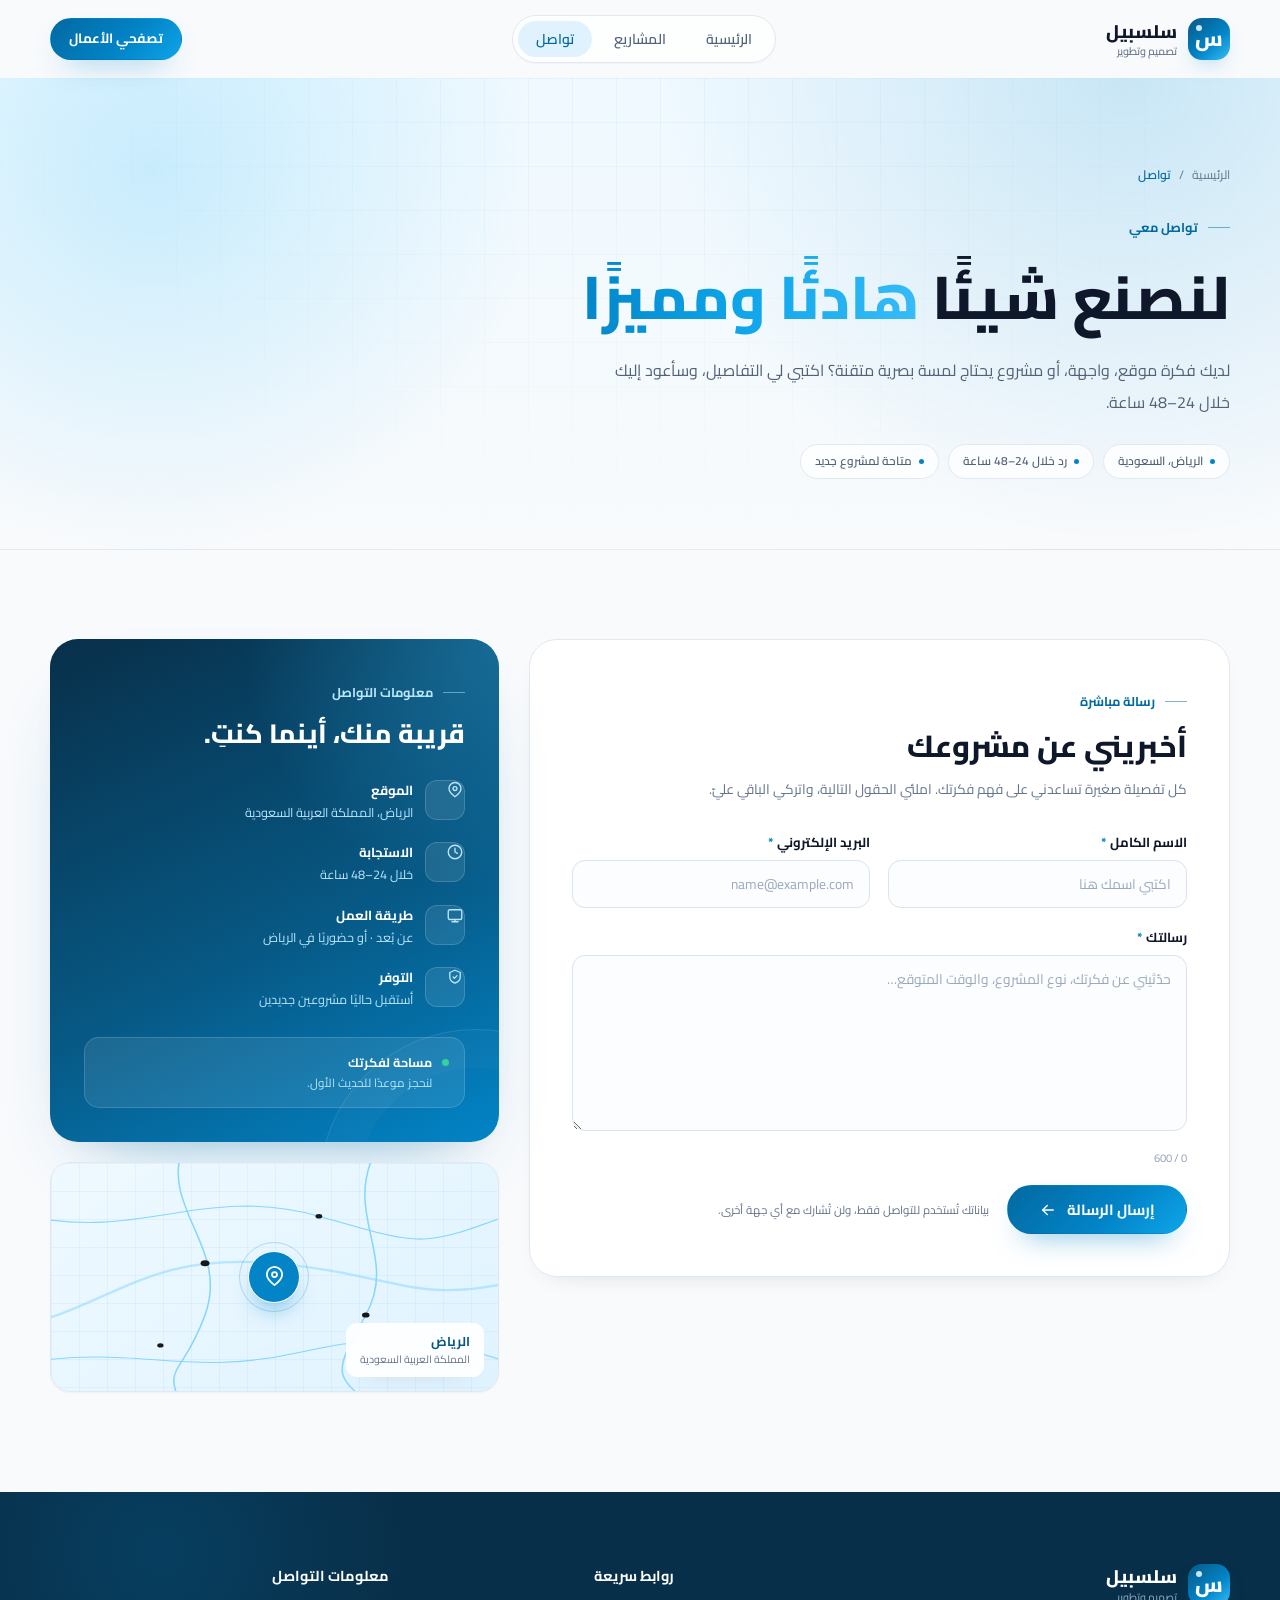
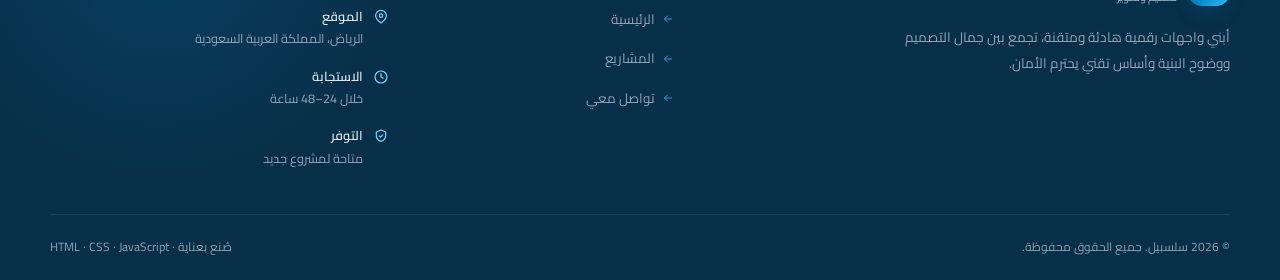
<file: portfolio/contact.html>
<!DOCTYPE html>
<html lang="ar" dir="rtl">
<head>
  <meta charset="UTF-8">
  <meta name="viewport" content="width=device-width, initial-scale=1">
  <title>تواصلي معي | سلسبيل</title>
  <meta name="description" content="لنتحدث عن مشروعك القادم. أرسلي رسالة إلى سلسبيل في الرياض، المملكة العربية السعودية، وسأعود إليك خلال 24–48 ساعة.">
  <meta name="theme-color" content="#0284c7">
  <link rel="icon" type="image/svg+xml" href="assets/favicon.svg">
  <link rel="preconnect" href="https://fonts.googleapis.com">
  <link rel="preconnect" href="https://fonts.gstatic.com" crossorigin>
  <link href="https://fonts.googleapis.com/css2?family=Cairo:wght@300;400;500;600;700;800&display=swap" rel="stylesheet">
  <link rel="stylesheet" href="assets/css/style.css">
  <script>document.documentElement.classList.add("js");</script>
</head>
<body>
  <a class="skip-link" href="#main">انتقل إلى المحتوى</a>

  <header class="site-header">
    <div class="container header-inner">
      <a class="brand" href="index.html">
        <span class="brand-mark" aria-hidden="true">س</span>
        <span class="brand-text">
          <span class="brand-name">سلسبيل</span>
          <span class="brand-sub">تصميم وتطوير</span>
        </span>
      </a>

      <nav class="primary-nav" aria-label="التنقل الرئيسي">
        <a class="nav-link" href="index.html">الرئيسية</a>
        <a class="nav-link" href="projects.html">المشاريع</a>
        <a class="nav-link is-active" href="contact.html" aria-current="page">تواصل</a>
      </nav>

      <a class="btn btn-primary btn-sm header-cta" href="projects.html">تصفحي الأعمال</a>

      <button class="nav-toggle" type="button" aria-expanded="false" aria-controls="mobile-nav" aria-label="فتح القائمة">
        <span></span>
        <span></span>
        <span></span>
      </button>
    </div>

    <nav class="mobile-nav" id="mobile-nav" aria-label="قائمة الجوال" hidden>
      <a href="index.html">الرئيسية</a>
      <a href="projects.html">المشاريع</a>
      <a href="contact.html" aria-current="page">تواصل</a>
      <a class="btn btn-primary" href="projects.html">تصفحي الأعمال</a>
    </nav>
  </header>

  <main id="main">
    <section class="page-hero" aria-labelledby="page-title">
      <div class="container">
        <nav aria-label="مسار التصفح">
          <ol class="breadcrumb">
            <li><a href="index.html">الرئيسية</a></li>
            <li aria-hidden="true">/</li>
            <li aria-current="page">تواصل</li>
          </ol>
        </nav>

        <p class="eyebrow">تواصل معي</p>
        <h1 id="page-title">لنصنع شيئًا <span class="text-gradient">هادئًا ومميزًا</span></h1>
        <p class="lead">لديك فكرة موقع، واجهة، أو مشروع يحتاج لمسة بصرية متقنة؟ اكتبي لي التفاصيل، وسأعود إليك خلال 24–48 ساعة.</p>

        <div class="page-hero-meta" aria-label="معلومات سريعة">
          <span class="chip">الرياض، السعودية</span>
          <span class="chip">رد خلال 24–48 ساعة</span>
          <span class="chip">متاحة لمشروع جديد</span>
        </div>
      </div>
    </section>

    <section class="contact-section" aria-label="نموذج التواصل ومعلومات الموقع">
      <div class="container contact-grid">
        <div class="contact-form-card reveal">
          <div class="form-head">
            <p class="eyebrow">رسالة مباشرة</p>
            <h2>أخبريني عن مشروعك</h2>
            <p>كل تفصيلة صغيرة تساعدني على فهم فكرتك. املئي الحقول التالية، واتركي الباقي عليّ.</p>
            <p class="project-context" data-project-context hidden></p>
          </div>

          <form id="contact-form" class="contact-form" novalidate>
            <div class="form-grid">
              <div class="field">
                <label for="name">الاسم الكامل <span class="required" aria-hidden="true">*</span></label>
                <input type="text" id="name" name="name" placeholder="اكتبي اسمك هنا" autocomplete="name" required minlength="2" aria-describedby="name-error">
                <p class="field-error" id="name-error" aria-live="polite"></p>
              </div>

              <div class="field">
                <label for="email">البريد الإلكتروني <span class="required" aria-hidden="true">*</span></label>
                <input type="email" id="email" name="email" placeholder="name@example.com" autocomplete="email" inputmode="email" required aria-describedby="email-error">
                <p class="field-error" id="email-error" aria-live="polite"></p>
              </div>
            </div>

            <div class="field">
              <label for="message">رسالتك <span class="required" aria-hidden="true">*</span></label>
              <textarea id="message" name="message" rows="6" maxlength="600" required minlength="10" placeholder="حدّثيني عن فكرتك، نوع المشروع، والوقت المتوقع…" aria-describedby="message-error message-count"></textarea>
              <div class="field-foot">
                <p class="field-error" id="message-error" aria-live="polite"></p>
                <span class="char-count" id="message-count"><span data-char-count>0</span> / 600</span>
              </div>
            </div>

            <div class="form-actions">
              <button class="btn btn-primary btn-submit" type="submit">
                <span class="btn-spinner" aria-hidden="true"></span>
                <span class="btn-label">إرسال الرسالة</span>
                <svg viewBox="0 0 24 24" fill="none" stroke="currentColor" stroke-width="1.9" stroke-linecap="round" stroke-linejoin="round" aria-hidden="true"><path d="M19 12H5"/><path d="m11 18-6-6 6-6"/></svg>
              </button>
              <p class="form-note">بياناتك تُستخدم للتواصل فقط، ولن تُشارك مع أي جهة أخرى.</p>
            </div>

            <div class="form-success" id="form-success" role="status" hidden>
              <span class="success-icon" aria-hidden="true">
                <svg viewBox="0 0 24 24" fill="none" stroke="currentColor" stroke-width="2.4" stroke-linecap="round" stroke-linejoin="round"><path d="m5 12 4.5 4.5L19 7"/></svg>
              </span>
              <div>
                <strong>وصلتني رسالتك!</strong>
                <p>شكرًا لك على الثقة. سأعود إليك خلال 24–48 ساعة لمناقشة التفاصيل.</p>
              </div>
            </div>
          </form>
        </div>

        <div class="contact-aside reveal" style="--delay: 120ms" aria-label="معلومات التواصل">
          <div class="info-panel">
            <p class="eyebrow">معلومات التواصل</p>
            <h2>قريبة منك، أينما كنتِ.</h2>

            <ul class="contact-list">
              <li>
                <span class="icon-box" aria-hidden="true">
                  <svg viewBox="0 0 24 24" fill="none" stroke="currentColor" stroke-width="1.8" stroke-linecap="round" stroke-linejoin="round"><path d="M20 10c0 5-8 11-8 11S4 15 4 10a8 8 0 1 1 16 0Z"/><circle cx="12" cy="10" r="2.6"/></svg>
                </span>
                <div>
                  <strong>الموقع</strong>
                  <span>الرياض، المملكة العربية السعودية</span>
                </div>
              </li>
              <li>
                <span class="icon-box" aria-hidden="true">
                  <svg viewBox="0 0 24 24" fill="none" stroke="currentColor" stroke-width="1.8" stroke-linecap="round" stroke-linejoin="round"><circle cx="12" cy="12" r="9"/><path d="M12 7v5l3.2 1.8"/></svg>
                </span>
                <div>
                  <strong>الاستجابة</strong>
                  <span>خلال 24–48 ساعة</span>
                </div>
              </li>
              <li>
                <span class="icon-box" aria-hidden="true">
                  <svg viewBox="0 0 24 24" fill="none" stroke="currentColor" stroke-width="1.8" stroke-linecap="round" stroke-linejoin="round"><rect x="3" y="5" width="18" height="13" rx="2"/><path d="M8 21h8M12 18v3"/></svg>
                </span>
                <div>
                  <strong>طريقة العمل</strong>
                  <span>عن بُعد · أو حضوريًا في الرياض</span>
                </div>
              </li>
              <li>
                <span class="icon-box" aria-hidden="true">
                  <svg viewBox="0 0 24 24" fill="none" stroke="currentColor" stroke-width="1.8" stroke-linecap="round" stroke-linejoin="round"><path d="M12 3 5 6v5c0 4.6 3.1 8.1 7 9 3.9-.9 7-4.4 7-9V6l-7-3Z"/><path d="m9.5 12 1.8 1.8 3.4-3.6"/></svg>
                </span>
                <div>
                  <strong>التوفر</strong>
                  <span>أستقبل حاليًا مشروعين جديدين</span>
                </div>
              </li>
            </ul>

            <div class="availability">
              <span class="status-dot" aria-hidden="true"></span>
              <div>
                <strong>مساحة لفكرتك</strong>
                <span>لنحجز موعدًا للحديث الأول.</span>
              </div>
            </div>
          </div>

          <div class="map-card" role="img" aria-label="خريطة مبسطة تشير إلى موقع الرياض في المملكة العربية السعودية">
            <svg class="map-lines" viewBox="0 0 400 300" preserveAspectRatio="none" aria-hidden="true" focusable="false">
              <path class="road-main" d="M-20 212 C 60 180, 90 118, 200 132 S 330 192, 430 150"/>
              <path d="M-20 70 C 80 102, 140 28, 240 70 S 330 112, 430 58"/>
              <path d="M118 -20 C 98 60, 160 112, 138 200 S 98 262, 120 330"/>
              <path d="M292 -20 C 260 70, 312 120, 282 200 S 250 282, 302 330"/>
              <path d="M-20 262 C 80 240, 120 282, 220 250 S 340 228, 430 272"/>
              <circle cx="138" cy="132" r="4"/>
              <circle cx="282" cy="200" r="3.4"/>
              <circle cx="240" cy="70" r="3"/>
              <circle cx="98" cy="240" r="2.8"/>
            </svg>

            <div class="map-pin">
              <svg viewBox="0 0 24 24" fill="none" stroke="currentColor" stroke-width="1.9" stroke-linecap="round" stroke-linejoin="round" aria-hidden="true"><path d="M20 10c0 5-8 11-8 11S4 15 4 10a8 8 0 1 1 16 0Z"/><circle cx="12" cy="10" r="2.6"/></svg>
            </div>

            <span class="map-label">
              <strong>الرياض</strong>
              <span>المملكة العربية السعودية</span>
            </span>
          </div>
        </div>
      </div>
    </section>
  </main>

  <footer class="site-footer">
    <div class="container footer-main">
      <div class="footer-grid">
        <div class="footer-brand">
          <a class="brand" href="index.html">
            <span class="brand-mark" aria-hidden="true">س</span>
            <span class="brand-text">
              <span class="brand-name">سلسبيل</span>
              <span class="brand-sub">تصميم وتطوير</span>
            </span>
          </a>
          <p class="footer-about">أبني واجهات رقمية هادئة ومتقنة، تجمع بين جمال التصميم ووضوح البنية وأساس تقني يحترم الأمان.</p>
        </div>

        <div>
          <h3 class="footer-title">روابط سريعة</h3>
          <ul class="footer-links">
            <li>
              <a href="index.html">
                <svg viewBox="0 0 24 24" fill="none" stroke="currentColor" stroke-width="2" stroke-linecap="round" stroke-linejoin="round" aria-hidden="true"><path d="M19 12H5"/><path d="m11 18-6-6 6-6"/></svg>
                الرئيسية
              </a>
            </li>
            <li>
              <a href="projects.html">
                <svg viewBox="0 0 24 24" fill="none" stroke="currentColor" stroke-width="2" stroke-linecap="round" stroke-linejoin="round" aria-hidden="true"><path d="M19 12H5"/><path d="m11 18-6-6 6-6"/></svg>
                المشاريع
              </a>
            </li>
            <li>
              <a href="contact.html">
                <svg viewBox="0 0 24 24" fill="none" stroke="currentColor" stroke-width="2" stroke-linecap="round" stroke-linejoin="round" aria-hidden="true"><path d="M19 12H5"/><path d="m11 18-6-6 6-6"/></svg>
                تواصل معي
              </a>
            </li>
          </ul>
        </div>

        <div>
          <h3 class="footer-title">معلومات التواصل</h3>
          <ul class="footer-contact">
            <li>
              <svg viewBox="0 0 24 24" fill="none" stroke="currentColor" stroke-width="1.8" stroke-linecap="round" stroke-linejoin="round" aria-hidden="true"><path d="M20 10c0 5-8 11-8 11S4 15 4 10a8 8 0 1 1 16 0Z"/><circle cx="12" cy="10" r="2.6"/></svg>
              <div>
                <strong>الموقع</strong>
                <span>الرياض، المملكة العربية السعودية</span>
              </div>
            </li>
            <li>
              <svg viewBox="0 0 24 24" fill="none" stroke="currentColor" stroke-width="1.8" stroke-linecap="round" stroke-linejoin="round" aria-hidden="true"><circle cx="12" cy="12" r="9"/><path d="M12 7v5l3.2 1.8"/></svg>
              <div>
                <strong>الاستجابة</strong>
                <span>خلال 24–48 ساعة</span>
              </div>
            </li>
            <li>
              <svg viewBox="0 0 24 24" fill="none" stroke="currentColor" stroke-width="1.8" stroke-linecap="round" stroke-linejoin="round" aria-hidden="true"><path d="M12 3 5 6v5c0 4.6 3.1 8.1 7 9 3.9-.9 7-4.4 7-9V6l-7-3Z"/><path d="m9.5 12 1.8 1.8 3.4-3.6"/></svg>
              <div>
                <strong>التوفر</strong>
                <span>متاحة لمشروع جديد</span>
              </div>
            </li>
          </ul>
        </div>
      </div>

      <div class="footer-bottom">
        <p>© <span data-year>2026</span> سلسبيل. جميع الحقوق محفوظة.</p>
        <p>صُنع بعناية <span class="dot">·</span> HTML <span class="dot">·</span> CSS <span class="dot">·</span> JavaScript</p>
      </div>
    </div>
  </footer>

  <script src="assets/js/main.js" defer></script>
</body>
</html>
</file>
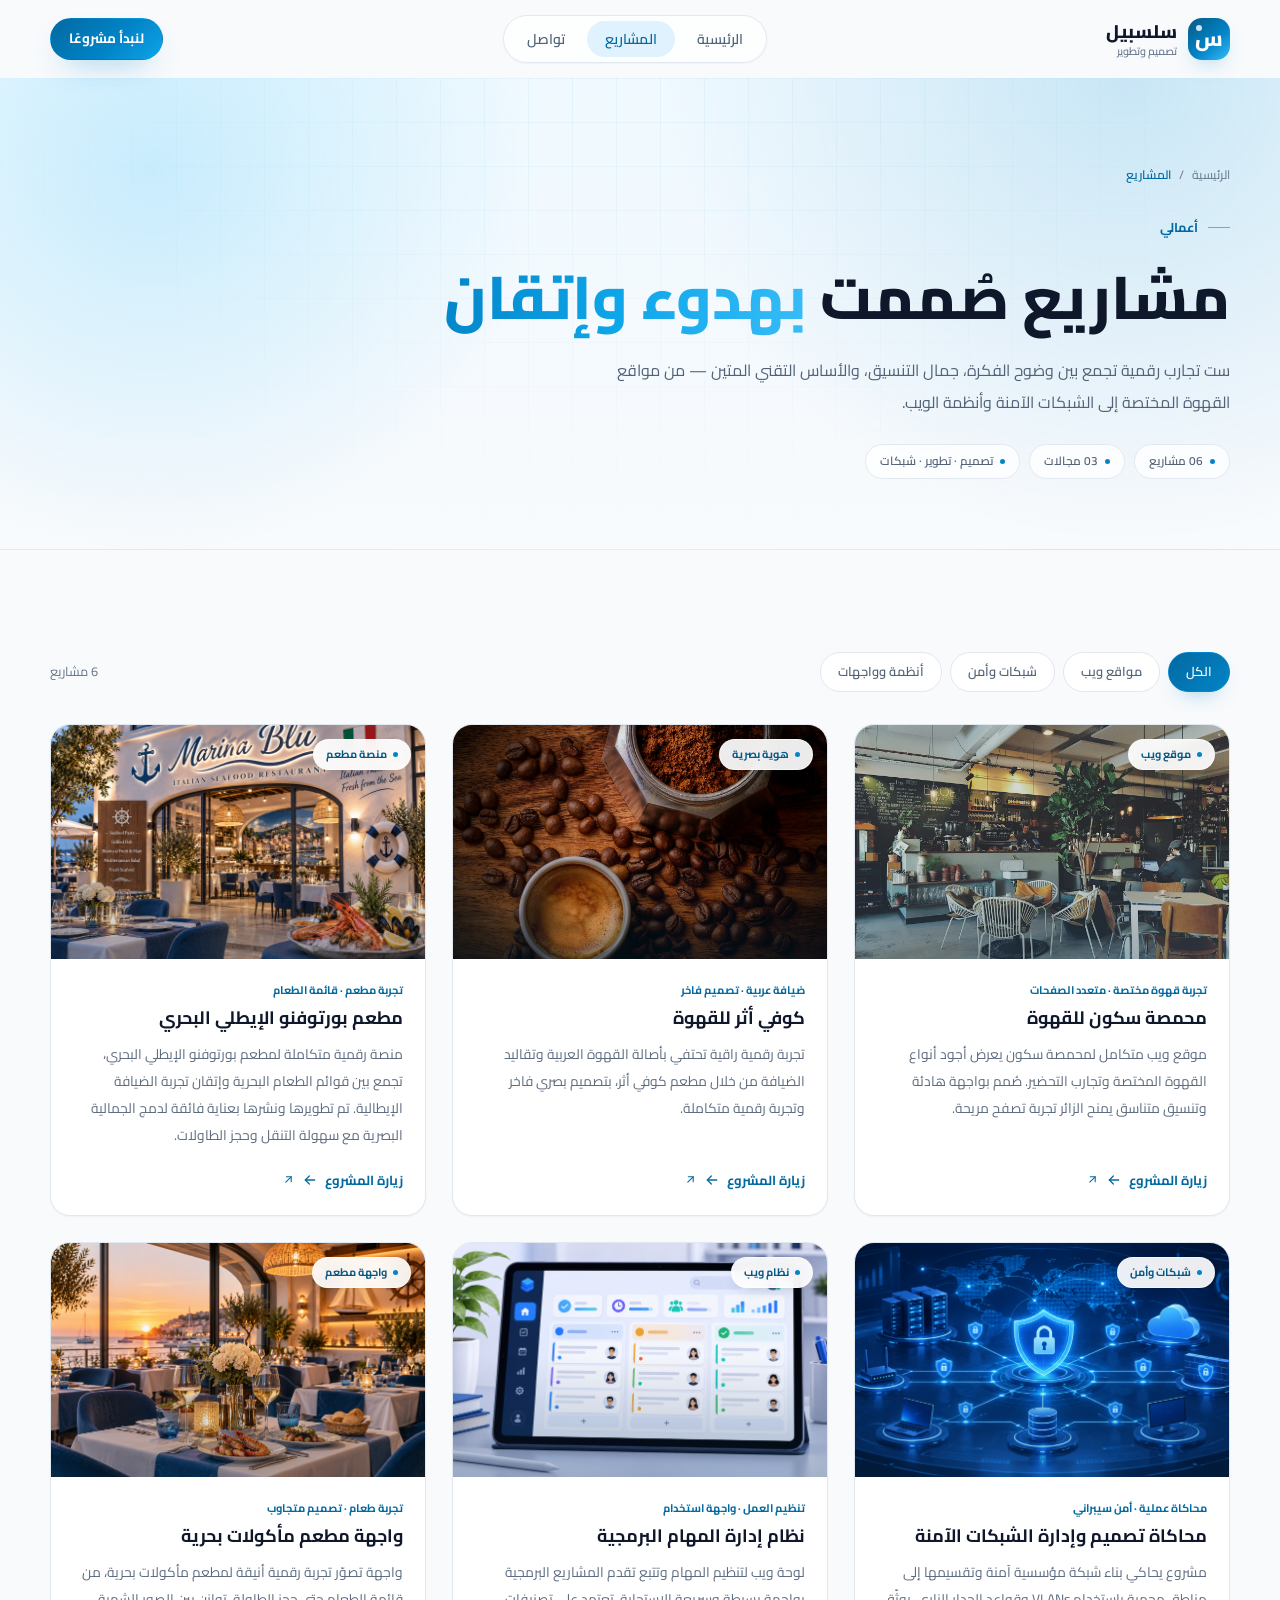
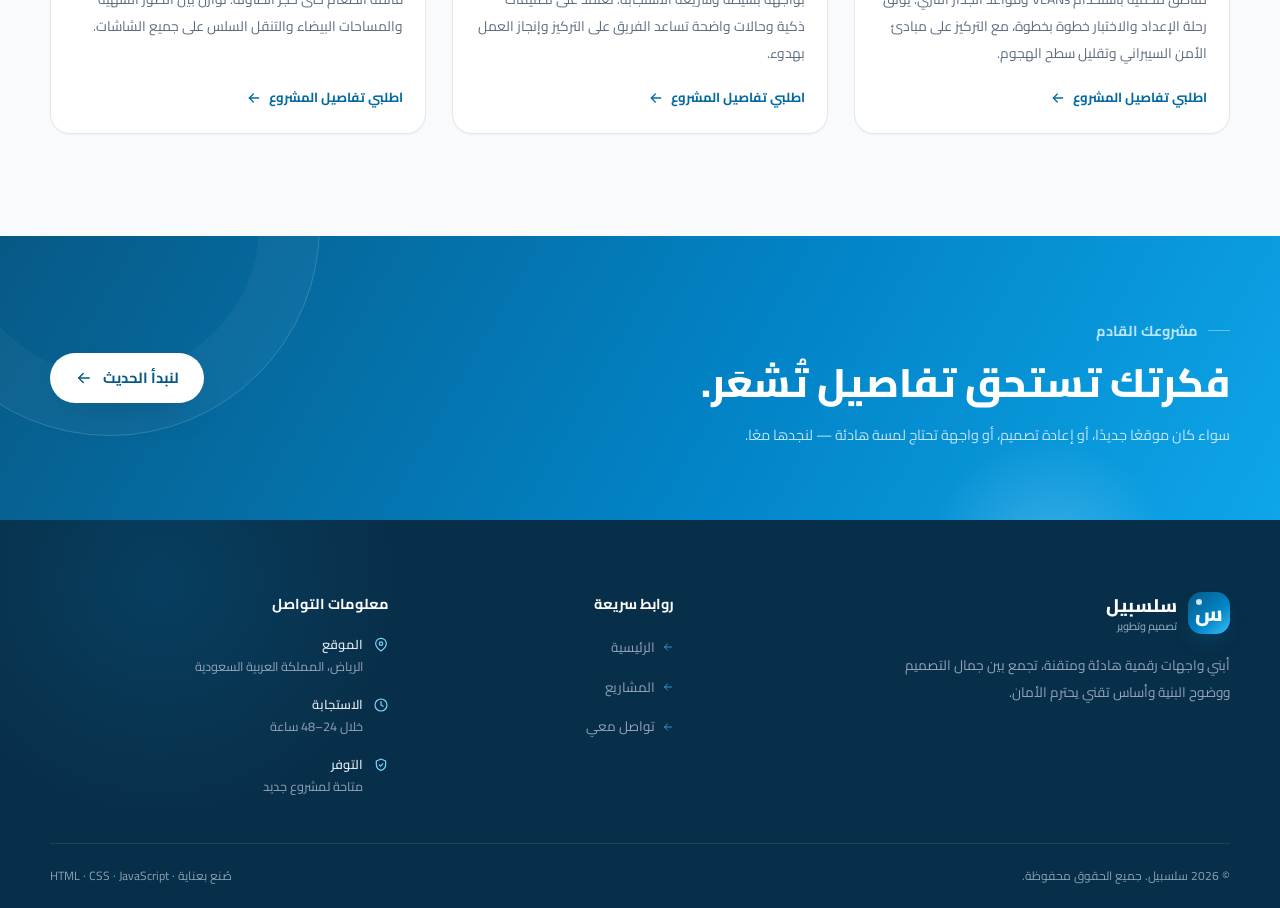
<file: portfolio/projects.html>
<!DOCTYPE html>
<html lang="ar" dir="rtl">
<head>
  <meta charset="UTF-8">
  <meta name="viewport" content="width=device-width, initial-scale=1">
  <title>المشاريع | سلسبيل</title>
  <meta name="description" content="مختارات من مشاريع سلسبيل في تطوير الواجهات وتصميم التجارب الرقمية، إلى جانب مشاريع شبكات وأمن سيبراني وأنظمة ويب.">
  <meta name="theme-color" content="#0284c7">
  <link rel="icon" type="image/svg+xml" href="assets/favicon.svg">
  <link rel="preconnect" href="https://fonts.googleapis.com">
  <link rel="preconnect" href="https://fonts.gstatic.com" crossorigin>
  <link href="https://fonts.googleapis.com/css2?family=Cairo:wght@300;400;500;600;700;800&display=swap" rel="stylesheet">
  <link rel="stylesheet" href="assets/css/style.css">
  <script>document.documentElement.classList.add("js");</script>
</head>
<body>
  <a class="skip-link" href="#main">انتقل إلى المحتوى</a>

  <header class="site-header">
    <div class="container header-inner">
      <a class="brand" href="index.html">
        <span class="brand-mark" aria-hidden="true">س</span>
        <span class="brand-text">
          <span class="brand-name">سلسبيل</span>
          <span class="brand-sub">تصميم وتطوير</span>
        </span>
      </a>

      <nav class="primary-nav" aria-label="التنقل الرئيسي">
        <a class="nav-link" href="index.html">الرئيسية</a>
        <a class="nav-link is-active" href="projects.html" aria-current="page">المشاريع</a>
        <a class="nav-link" href="contact.html">تواصل</a>
      </nav>

      <a class="btn btn-primary btn-sm header-cta" href="contact.html">لنبدأ مشروعًا</a>

      <button class="nav-toggle" type="button" aria-expanded="false" aria-controls="mobile-nav" aria-label="فتح القائمة">
        <span></span>
        <span></span>
        <span></span>
      </button>
    </div>

    <nav class="mobile-nav" id="mobile-nav" aria-label="قائمة الجوال" hidden>
      <a href="index.html">الرئيسية</a>
      <a href="projects.html" aria-current="page">المشاريع</a>
      <a href="contact.html">تواصل</a>
      <a class="btn btn-primary" href="contact.html">لنبدأ مشروعًا</a>
    </nav>
  </header>

  <main id="main">
    <section class="page-hero" aria-labelledby="page-title">
      <div class="container">
        <nav aria-label="مسار التصفح">
          <ol class="breadcrumb">
            <li><a href="index.html">الرئيسية</a></li>
            <li aria-hidden="true">/</li>
            <li aria-current="page">المشاريع</li>
          </ol>
        </nav>

        <p class="eyebrow">أعمالي</p>
        <h1 id="page-title">مشاريع صُممت <span class="text-gradient">بهدوء وإتقان</span></h1>
        <p class="lead">ست تجارب رقمية تجمع بين وضوح الفكرة، جمال التنسيق، والأساس التقني المتين — من مواقع القهوة المختصة إلى الشبكات الآمنة وأنظمة الويب.</p>

        <div class="page-hero-meta" aria-label="ملخص الأعمال">
          <span class="chip">06 مشاريع</span>
          <span class="chip">03 مجالات</span>
          <span class="chip">تصميم · تطوير · شبكات</span>
        </div>
      </div>
    </section>

    <section class="section" aria-labelledby="projects-title">
      <div class="container">
        <h2 class="visually-hidden" id="projects-title">كل المشاريع</h2>

        <div class="projects-toolbar reveal">
          <div class="filters" role="group" aria-label="تصفية المشاريع">
            <button class="filter-btn is-active" type="button" data-filter="all" aria-pressed="true">الكل</button>
            <button class="filter-btn" type="button" data-filter="web" aria-pressed="false">مواقع ويب</button>
            <button class="filter-btn" type="button" data-filter="security" aria-pressed="false">شبكات وأمن</button>
            <button class="filter-btn" type="button" data-filter="product" aria-pressed="false">أنظمة وواجهات</button>
          </div>
          <p class="projects-count" data-projects-count aria-live="polite">6 مشاريع</p>
        </div>

        <div class="projects-grid">
          <article class="project-card reveal" data-category="web">
            <a class="project-media" href="https://sukoon-coffee.pages.dev/" target="_blank" rel="noopener noreferrer" aria-label="موقع ويب — زيارة محمصة سكون للقهوة">
              <img src="assets/images/cafe-interior.jpg" alt="مشهد داخلي لمحمصة سكون للقهوة المختصة بإضاءة هادئة وتفاصيل خشبية" width="1400" height="960" loading="lazy" decoding="async">
              <span class="project-badge">موقع ويب</span>
            </a>
            <div class="project-body">
              <p class="project-kicker">تجربة قهوة مختصة · متعدد الصفحات</p>
              <h3><a href="https://sukoon-coffee.pages.dev/" target="_blank" rel="noopener noreferrer">محمصة سكون للقهوة</a></h3>
              <p>موقع ويب متكامل لمحمصة سكون يعرض أجود أنواع القهوة المختصة وتجارب التحضير. صُمم بواجهة هادئة وتنسيق متناسق يمنح الزائر تجربة تصفح مريحة.</p>
              <a class="project-link" href="https://sukoon-coffee.pages.dev/" target="_blank" rel="noopener noreferrer">
                زيارة المشروع
                <svg viewBox="0 0 24 24" fill="none" stroke="currentColor" stroke-width="1.9" stroke-linecap="round" stroke-linejoin="round" aria-hidden="true"><path d="M19 12H5"/><path d="m11 18-6-6 6-6"/></svg>
                <svg class="icon-external" viewBox="0 0 24 24" fill="none" stroke="currentColor" stroke-width="2" stroke-linecap="round" stroke-linejoin="round" aria-hidden="true"><path d="M7 17 17 7"/><path d="M8 7h9v9"/></svg>
              </a>
            </div>
          </article>

          <article class="project-card reveal" data-category="web" style="--delay: 70ms">
            <a class="project-media" href="https://luxury-arabic-coffee-ynvp.bolt.host" target="_blank" rel="noopener noreferrer" aria-label="هوية بصرية — زيارة موقع كوفي أثر للقهوة">
              <img src="assets/images/roaster-2.jpg" alt="حبوب قهوة محمصة وكوب إسبريسو على طاولة خشبية داكنة" width="1400" height="1116" loading="lazy" decoding="async">
              <span class="project-badge">هوية بصرية</span>
            </a>
            <div class="project-body">
              <p class="project-kicker">ضيافة عربية · تصميم فاخر</p>
              <h3><a href="https://luxury-arabic-coffee-ynvp.bolt.host" target="_blank" rel="noopener noreferrer">كوفي أثر للقهوة</a></h3>
              <p>تجربة رقمية راقية تحتفي بأصالة القهوة العربية وتقاليد الضيافة من خلال مطعم كوفي أثر، بتصميم بصري فاخر وتجربة رقمية متكاملة.</p>
              <a class="project-link" href="https://luxury-arabic-coffee-ynvp.bolt.host" target="_blank" rel="noopener noreferrer">
                زيارة المشروع
                <svg viewBox="0 0 24 24" fill="none" stroke="currentColor" stroke-width="1.9" stroke-linecap="round" stroke-linejoin="round" aria-hidden="true"><path d="M19 12H5"/><path d="m11 18-6-6 6-6"/></svg>
                <svg class="icon-external" viewBox="0 0 24 24" fill="none" stroke="currentColor" stroke-width="2" stroke-linecap="round" stroke-linejoin="round" aria-hidden="true"><path d="M7 17 17 7"/><path d="M8 7h9v9"/></svg>
              </a>
            </div>
          </article>

          <article class="project-card reveal" data-category="web" style="--delay: 140ms">
            <a class="project-media" href="https://tubular-sunflower-341c84.netlify.app" target="_blank" rel="noopener noreferrer" aria-label="مطعم بورتوفنو الإيطلي البحري — زيارة موقع المطعم">
              <img src="assets/images/portofino.png" alt=" تعبّر عن هوية مطعم بورتوفنو الإيطلي البحري " width="1100" height="616" loading="lazy" decoding="async">
              <span class="project-badge">منصة مطعم</span>
            </a>
            <div class="project-body">
              <p class="project-kicker">تجربة مطعم · قائمة الطعام</p>
              <h3><a href="https://tubular-sunflower-341c84.netlify.app" target="_blank" rel="noopener noreferrer">مطعم بورتوفنو الإيطلي البحري</a></h3>
              <p>منصة رقمية متكاملة لمطعم بورتوفنو الإيطلي البحري، تجمع بين قوائم الطعام البحرية وإتقان تجربة الضيافة الإيطالية. تم تطويرها ونشرها بعناية فائقة لدمج الجمالية البصرية مع سهولة التنقل وحجز الطاولات.</p>
              <a class="project-link" href="https://tubular-sunflower-341c84.netlify.app" target="_blank" rel="noopener noreferrer">
                زيارة المشروع
                <svg viewBox="0 0 24 24" fill="none" stroke="currentColor" stroke-width="1.9" stroke-linecap="round" stroke-linejoin="round" aria-hidden="true"><path d="M19 12H5"/><path d="m11 18-6-6 6-6"/></svg>
                <svg class="icon-external" viewBox="0 0 24 24" fill="none" stroke="currentColor" stroke-width="2" stroke-linecap="round" stroke-linejoin="round" aria-hidden="true"><path d="M7 17 17 7"/><path d="M8 7h9v9"/></svg>
              </a>
            </div>
          </article>

          <article class="project-card reveal" data-category="security" style="--delay: 60ms">
            <a class="project-media" href="contact.html?project=secure-network#contact-form" aria-label="شبكات وأمن — طلب تفاصيل مشروع محاكاة تصميم وإدارة الشبكات الآمنة">
              <img src="assets/images/network.png" alt="حبوب قهوة متشابكة بإحكام تُجسّد فكرة الشبكات المترابطة والأنظمة الآمنة" width="1100" height="839" loading="lazy" decoding="async">
              <span class="project-badge">شبكات وأمن</span>
            </a>
            <div class="project-body">
              <p class="project-kicker">محاكاة عملية · أمن سيبراني</p>
              <h3><a href="contact.html?project=secure-network#contact-form">محاكاة تصميم وإدارة الشبكات الآمنة</a></h3>
              <p>مشروع يحاكي بناء شبكة مؤسسية آمنة وتقسيمها إلى مناطق محمية باستخدام VLANs وقواعد الجدار الناري. يوثّق رحلة الإعداد والاختبار خطوة بخطوة، مع التركيز على مبادئ الأمن السيبراني وتقليل سطح الهجوم.</p>
              <a class="project-link" href="contact.html?project=secure-network#contact-form">
                اطلبي تفاصيل المشروع
                <svg viewBox="0 0 24 24" fill="none" stroke="currentColor" stroke-width="1.9" stroke-linecap="round" stroke-linejoin="round" aria-hidden="true"><path d="M19 12H5"/><path d="m11 18-6-6 6-6"/></svg>
              </a>
            </div>
          </article>

          <article class="project-card reveal" data-category="product" style="--delay: 130ms">
            <a class="project-media" href="contact.html?project=task-system#contact-form" aria-label="نظام ويب — طلب تفاصيل مشروع نظام إدارة المهام البرمجية">
              <img src="assets/images/tasks.png" alt="مساحة عمل هادئة على طاولة خشبية في مقهى، ملهمة لتصميم نظام إدارة المهام" width="1100" height="733" loading="lazy" decoding="async">
              <span class="project-badge">نظام ويب</span>
            </a>
            <div class="project-body">
              <p class="project-kicker">تنظيم العمل · واجهة استخدام</p>
              <h3><a href="contact.html?project=task-system#contact-form">نظام إدارة المهام البرمجية</a></h3>
              <p>لوحة ويب لتنظيم المهام وتتبع تقدم المشاريع البرمجية بواجهة بسيطة وسريعة الاستجابة. تعتمد على تصنيفات ذكية وحالات واضحة تساعد الفريق على التركيز وإنجاز العمل بهدوء.</p>
              <a class="project-link" href="contact.html?project=task-system#contact-form">
                اطلبي تفاصيل المشروع
                <svg viewBox="0 0 24 24" fill="none" stroke="currentColor" stroke-width="1.9" stroke-linecap="round" stroke-linejoin="round" aria-hidden="true"><path d="M19 12H5"/><path d="m11 18-6-6 6-6"/></svg>
              </a>
            </div>
          </article>

          <article class="project-card reveal" data-category="product" style="--delay: 200ms">
            <a class="project-media" href="contact.html?project=seafood-interface#contact-form" aria-label="واجهة مطعم — طلب تفاصيل مشروع واجهة مطعم مأكولات بحرية">
              <img src="assets/images/portofino-2.png" alt="طاولة طعام أنيقة في مساحة زجاجية هادئة توحي بتجربة مطعم راقية" width="1400" height="933" loading="lazy" decoding="async">
              <span class="project-badge">واجهة مطعم</span>
            </a>
            <div class="project-body">
              <p class="project-kicker">تجربة طعام · تصميم متجاوب</p>
              <h3><a href="contact.html?project=seafood-interface#contact-form">واجهة مطعم مأكولات بحرية</a></h3>
              <p>واجهة تصوّر تجربة رقمية أنيقة لمطعم مأكولات بحرية، من قائمة الطعام حتى حجز الطاولة. توازن بين الصور الشهية والمساحات البيضاء والتنقل السلس على جميع الشاشات.</p>
              <a class="project-link" href="contact.html?project=seafood-interface#contact-form">
                اطلبي تفاصيل المشروع
                <svg viewBox="0 0 24 24" fill="none" stroke="currentColor" stroke-width="1.9" stroke-linecap="round" stroke-linejoin="round" aria-hidden="true"><path d="M19 12H5"/><path d="m11 18-6-6 6-6"/></svg>
              </a>
            </div>
          </article>
        </div>
      </div>
    </section>

    <section class="cta-band" aria-labelledby="cta-title">
      <div class="container cta-inner">
        <div>
          <p class="eyebrow">مشروعك القادم</p>
          <h2 id="cta-title">فكرتك تستحق تفاصيل تُشعَر.</h2>
          <p>سواء كان موقعًا جديدًا، أو إعادة تصميم، أو واجهة تحتاج لمسة هادئة — لنجدها معًا.</p>
        </div>
        <a class="btn btn-light" href="contact.html">
          لنبدأ الحديث
          <svg viewBox="0 0 24 24" fill="none" stroke="currentColor" stroke-width="1.9" stroke-linecap="round" stroke-linejoin="round" aria-hidden="true"><path d="M19 12H5"/><path d="m11 18-6-6 6-6"/></svg>
        </a>
      </div>
    </section>
  </main>

  <footer class="site-footer">
    <div class="container footer-main">
      <div class="footer-grid">
        <div class="footer-brand">
          <a class="brand" href="index.html">
            <span class="brand-mark" aria-hidden="true">س</span>
            <span class="brand-text">
              <span class="brand-name">سلسبيل</span>
              <span class="brand-sub">تصميم وتطوير</span>
            </span>
          </a>
          <p class="footer-about">أبني واجهات رقمية هادئة ومتقنة، تجمع بين جمال التصميم ووضوح البنية وأساس تقني يحترم الأمان.</p>
        </div>

        <div>
          <h3 class="footer-title">روابط سريعة</h3>
          <ul class="footer-links">
            <li>
              <a href="index.html">
                <svg viewBox="0 0 24 24" fill="none" stroke="currentColor" stroke-width="2" stroke-linecap="round" stroke-linejoin="round" aria-hidden="true"><path d="M19 12H5"/><path d="m11 18-6-6 6-6"/></svg>
                الرئيسية
              </a>
            </li>
            <li>
              <a href="projects.html">
                <svg viewBox="0 0 24 24" fill="none" stroke="currentColor" stroke-width="2" stroke-linecap="round" stroke-linejoin="round" aria-hidden="true"><path d="M19 12H5"/><path d="m11 18-6-6 6-6"/></svg>
                المشاريع
              </a>
            </li>
            <li>
              <a href="contact.html">
                <svg viewBox="0 0 24 24" fill="none" stroke="currentColor" stroke-width="2" stroke-linecap="round" stroke-linejoin="round" aria-hidden="true"><path d="M19 12H5"/><path d="m11 18-6-6 6-6"/></svg>
                تواصل معي
              </a>
            </li>
          </ul>
        </div>

        <div>
          <h3 class="footer-title">معلومات التواصل</h3>
          <ul class="footer-contact">
            <li>
              <svg viewBox="0 0 24 24" fill="none" stroke="currentColor" stroke-width="1.8" stroke-linecap="round" stroke-linejoin="round" aria-hidden="true"><path d="M20 10c0 5-8 11-8 11S4 15 4 10a8 8 0 1 1 16 0Z"/><circle cx="12" cy="10" r="2.6"/></svg>
              <div>
                <strong>الموقع</strong>
                <span>الرياض، المملكة العربية السعودية</span>
              </div>
            </li>
            <li>
              <svg viewBox="0 0 24 24" fill="none" stroke="currentColor" stroke-width="1.8" stroke-linecap="round" stroke-linejoin="round" aria-hidden="true"><circle cx="12" cy="12" r="9"/><path d="M12 7v5l3.2 1.8"/></svg>
              <div>
                <strong>الاستجابة</strong>
                <span>خلال 24–48 ساعة</span>
              </div>
            </li>
            <li>
              <svg viewBox="0 0 24 24" fill="none" stroke="currentColor" stroke-width="1.8" stroke-linecap="round" stroke-linejoin="round" aria-hidden="true"><path d="M12 3 5 6v5c0 4.6 3.1 8.1 7 9 3.9-.9 7-4.4 7-9V6l-7-3Z"/><path d="m9.5 12 1.8 1.8 3.4-3.6"/></svg>
              <div>
                <strong>التوفر</strong>
                <span>متاحة لمشروع جديد</span>
              </div>
            </li>
          </ul>
        </div>
      </div>

      <div class="footer-bottom">
        <p>© <span data-year>2026</span> سلسبيل. جميع الحقوق محفوظة.</p>
        <p>صُنع بعناية <span class="dot">·</span> HTML <span class="dot">·</span> CSS <span class="dot">·</span> JavaScript</p>
      </div>
    </div>
  </footer>

  <script src="assets/js/main.js" defer></script>
</body>
</html>
</file>
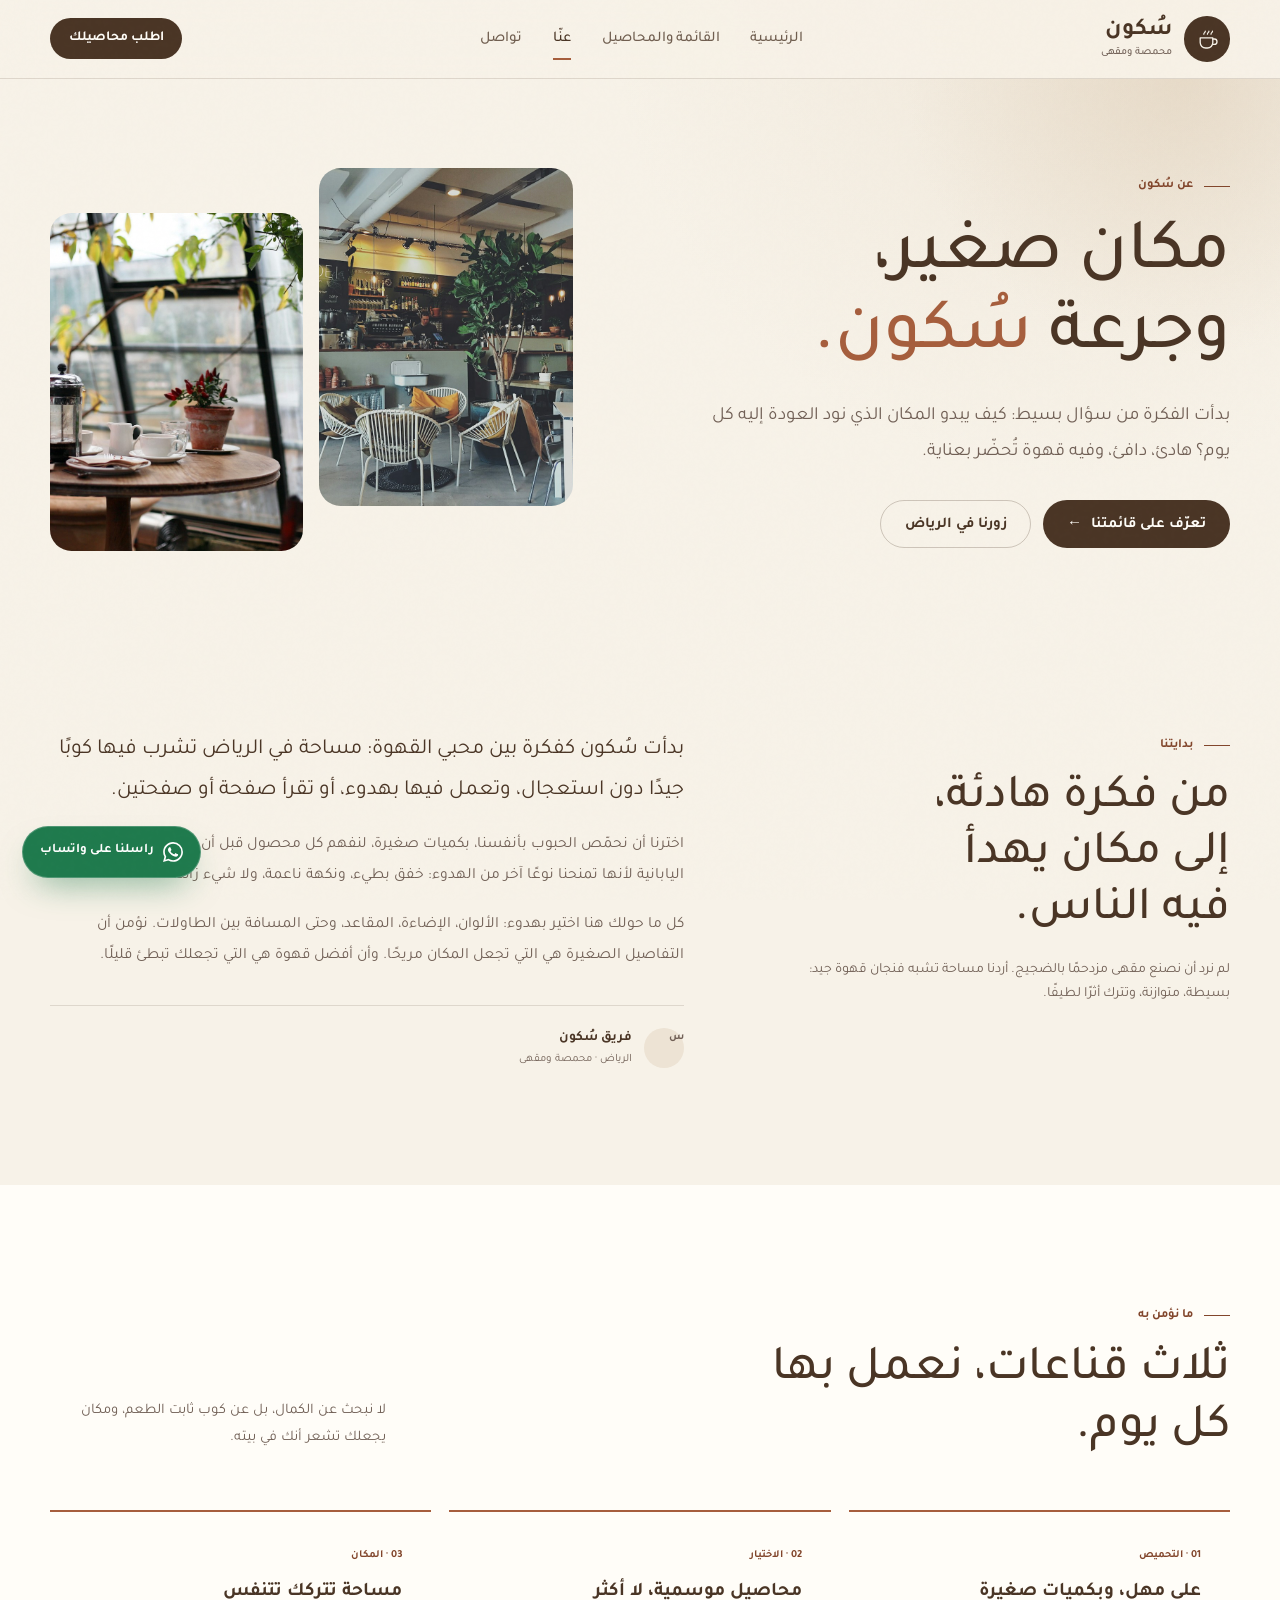
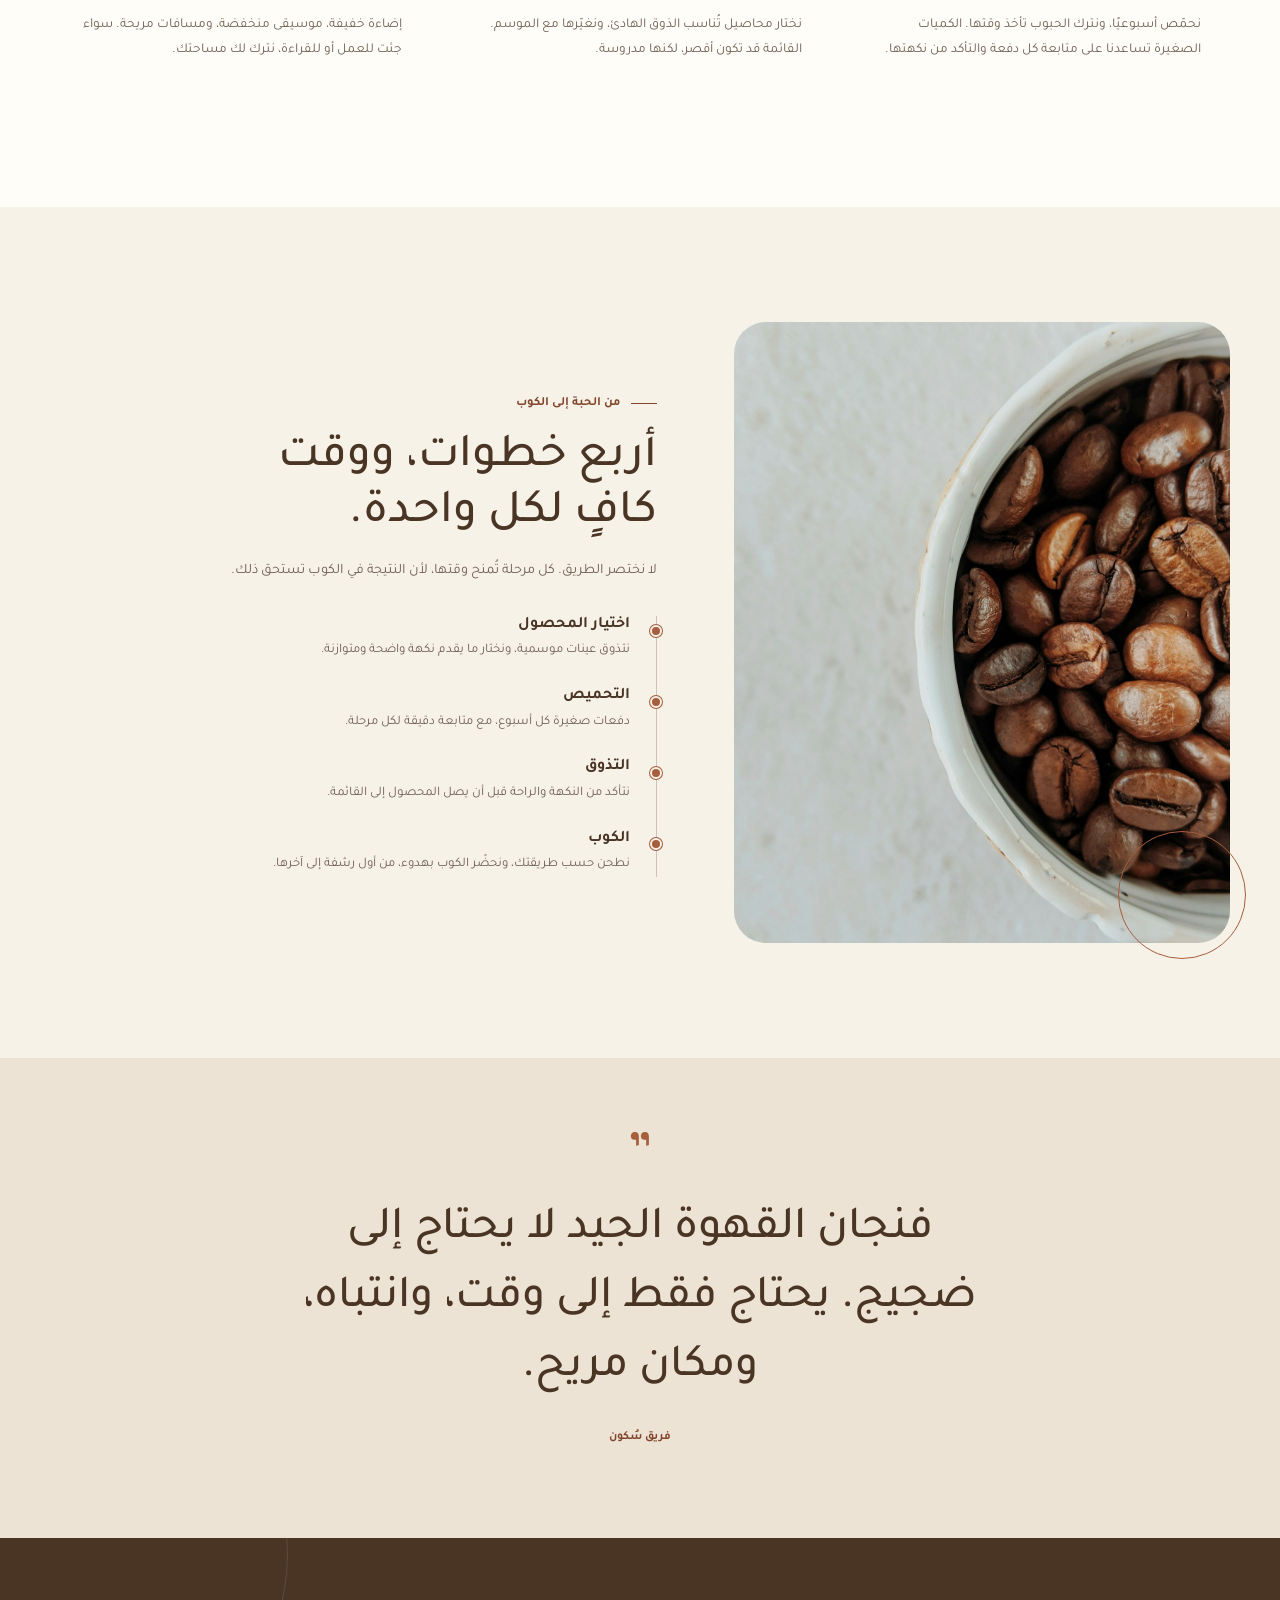
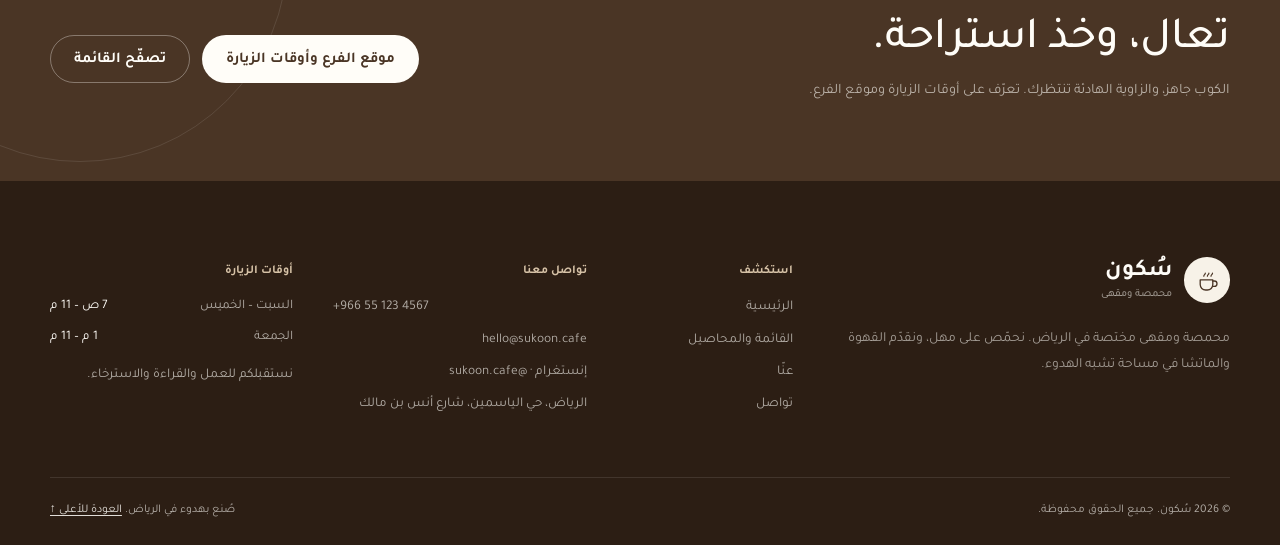
<file: portfolio/_archive/sukoon-site/about.html>
<!DOCTYPE html>
<html lang="ar" dir="rtl">
<head>
  <meta charset="UTF-8">
  <meta name="viewport" content="width=device-width, initial-scale=1">
  <title>عنّا | سُكون</title>
  <meta name="description" content="تعرّف على سُكون: محمصة ومقهى مختصة في الرياض، نؤمن بالتحميص على مهل، والمحاصيل الموسمية، والمساحات الهادئة.">
  <meta name="theme-color" content="#4A3525">
  <link rel="icon" type="image/svg+xml" href="assets/favicon.svg">
  <link rel="preconnect" href="https://fonts.googleapis.com">
  <link rel="preconnect" href="https://fonts.gstatic.com" crossorigin>
  <link href="https://fonts.googleapis.com/css2?family=Tajawal:wght@300;400;500;700;800&display=swap" rel="stylesheet">
  <link rel="stylesheet" href="style.css">
</head>
<body id="top">
  <a class="skip-link" href="#main">انتقل إلى المحتوى</a>

  <header class="site-header">
    <div class="container header-inner">
      <a class="brand" href="index.html">
        <span class="brand-mark" aria-hidden="true">
          <svg viewBox="0 0 48 48" fill="none">
            <path d="M12 23h21v8a9 9 0 0 1-9 9h-3a9 9 0 0 1-9-9v-8Z" stroke="currentColor" stroke-width="2.2" stroke-linejoin="round"/>
            <path d="M33 25h2.5a4.5 4.5 0 1 1 0 9H33" stroke="currentColor" stroke-width="2.2" stroke-linecap="round"/>
            <path d="M18 17c0-2.5 2.5-2.5 2.5-5M24 17c0-2.5 2.5-2.5 2.5-5M30 17c0-2.5 2.5-2.5 2.5-5" stroke="currentColor" stroke-width="2" stroke-linecap="round"/>
          </svg>
        </span>
        <span class="brand-text">
          <span class="brand-name">سُكون</span>
          <span class="brand-sub">محمصة ومقهى</span>
        </span>
      </a>

      <nav class="primary-nav" aria-label="التنقل الرئيسي">
        <a class="nav-link" href="index.html">الرئيسية</a>
        <a class="nav-link" href="menu.html">القائمة والمحاصيل</a>
        <a class="nav-link" href="about.html" aria-current="page">عنّا</a>
        <a class="nav-link" href="contact.html">تواصل</a>
      </nav>

      <a class="btn btn-primary btn--small header-cta" href="https://wa.me/966551234567?text=مرحبًا سُكون، أرغب بطلب محاصيل القهوة." target="_blank" rel="noopener">اطلب محاصيلك</a>

      <details class="mobile-menu">
        <summary>
          <span>القائمة</span>
          <span class="menu-icon" aria-hidden="true"><span></span><span></span></span>
        </summary>
        <nav class="mobile-nav" aria-label="التنقل للجوال">
          <a href="index.html">الرئيسية</a>
          <a href="menu.html">القائمة والمحاصيل</a>
          <a href="about.html" aria-current="page">عنّا</a>
          <a href="contact.html">تواصل</a>
          <a class="btn btn-primary" href="https://wa.me/966551234567?text=مرحبًا سُكون، أرغب بطلب محاصيل القهوة." target="_blank" rel="noopener">اطلب محاصيلك</a>
        </nav>
      </details>
    </div>
  </header>

  <main id="main">
    <section class="page-hero about-hero" aria-labelledby="about-title">
      <div class="container about-hero-grid">
        <div>
          <p class="eyebrow">عن سُكون</p>
          <h1 id="about-title">مكان صغير،<br>وجرعة <span class="display-accent">سُكون.</span></h1>
          <p class="lead">بدأت الفكرة من سؤال بسيط: كيف يبدو المكان الذي نود العودة إليه كل يوم؟ هادئ، دافئ، وفيه قهوة تُحضّر بعناية.</p>
          <div class="page-hero-actions">
            <a class="btn btn-primary" href="menu.html">تعرّف على قائمتنا <span aria-hidden="true">←</span></a>
            <a class="btn btn-outline" href="contact.html">زورنا في الرياض</a>
          </div>
        </div>

        <div class="about-collage" aria-label="صور من مقهى سُكون">
          <figure>
            <img src="assets/cafe-interior.jpg" width="1400" height="960" alt="جلسات مقهى سُكون الخشبية وسط النباتات والإضاءة الهادئة" fetchpriority="high">
          </figure>
          <figure>
            <img src="assets/coffee-table.jpg" width="1400" height="933" alt="طاولة خشبية مستديرة تحمل قهوة ونباتات صغيرة قرب نافذة" loading="lazy">
          </figure>
        </div>
      </div>
    </section>

    <section class="section" aria-labelledby="story-title">
      <div class="container story-grid">
        <div class="story-aside">
          <p class="eyebrow">بدايتنا</p>
          <h2 id="story-title">من فكرة هادئة، إلى مكان يهدأ فيه الناس.</h2>
          <p>لم نرد أن نصنع مقهى مزدحمًا بالضجيج. أردنا مساحة تشبه فنجان قهوة جيد: بسيطة، متوازنة، وتترك أثرًا لطيفًا.</p>
        </div>

        <div class="story-body">
          <p>بدأت سُكون كفكرة بين محبي القهوة: مساحة في الرياض تشرب فيها كوبًا جيدًا دون استعجال، وتعمل فيها بهدوء، أو تقرأ صفحة أو صفحتين.</p>
          <p>اخترنا أن نحمّص الحبوب بأنفسنا، بكميات صغيرة، لنفهم كل محصول قبل أن نقدّمه. وأضفنا الماتشا اليابانية لأنها تمنحنا نوعًا آخر من الهدوء: خفق بطيء، ونكهة ناعمة، ولا شيء زائد.</p>
          <p>كل ما حولك هنا اختير بهدوء: الألوان، الإضاءة، المقاعد، وحتى المسافة بين الطاولات. نؤمن أن التفاصيل الصغيرة هي التي تجعل المكان مريحًا. وأن أفضل قهوة هي التي تجعلك تبطئ قليلًا.</p>
          <div class="signature">
            <span class="signature-mark" aria-hidden="true">س</span>
            <div>
              <strong>فريق سُكون</strong>
              <span>الرياض · محمصة ومقهى</span>
            </div>
          </div>
        </div>
      </div>
    </section>

    <section class="section section--paper" aria-labelledby="values-title">
      <div class="container">
        <div class="section-head">
          <div class="section-head__copy">
            <p class="eyebrow">ما نؤمن به</p>
            <h2 id="values-title">ثلاث قناعات، نعمل بها كل يوم.</h2>
          </div>
          <p class="section-head__aside">لا نبحث عن الكمال، بل عن كوب ثابت الطعم، ومكان يجعلك تشعر أنك في بيته.</p>
        </div>

        <div class="values-grid">
          <article class="value-card">
            <span>01 · التحميص</span>
            <h3>على مهل، وبكميات صغيرة</h3>
            <p>نحمّص أسبوعيًا، ونترك الحبوب تأخذ وقتها. الكميات الصغيرة تساعدنا على متابعة كل دفعة والتأكد من نكهتها.</p>
          </article>
          <article class="value-card">
            <span>02 · الاختيار</span>
            <h3>محاصيل موسمية، لا أكثر</h3>
            <p>نختار محاصيل تُناسب الذوق الهادئ، ونغيّرها مع الموسم. القائمة قد تكون أقصر، لكنها مدروسة.</p>
          </article>
          <article class="value-card">
            <span>03 · المكان</span>
            <h3>مساحة تتركك تتنفس</h3>
            <p>إضاءة خفيفة، موسيقى منخفضة، ومسافات مريحة. سواء جئت للعمل أو للقراءة، نترك لك مساحتك.</p>
          </article>
        </div>
      </div>
    </section>

    <section class="section" aria-labelledby="process-title">
      <div class="container process-layout">
        <div class="process-visual">
          <img src="assets/roaster-3.jpg" width="1400" height="2100" alt="حبوب قهوة محمصة داخل وعاء خزفي على خلفية فاتحة" loading="lazy">
        </div>

        <div class="process-copy">
          <p class="eyebrow">من الحبة إلى الكوب</p>
          <h2 id="process-title">أربع خطوات، ووقت كافٍ لكل واحدة.</h2>
          <p>لا نختصر الطريق. كل مرحلة تُمنح وقتها، لأن النتيجة في الكوب تستحق ذلك.</p>

          <ol class="process-list">
            <li>
              <h3>اختيار المحصول</h3>
              <p>نتذوق عينات موسمية، ونختار ما يقدم نكهة واضحة ومتوازنة.</p>
            </li>
            <li>
              <h3>التحميص</h3>
              <p>دفعات صغيرة كل أسبوع، مع متابعة دقيقة لكل مرحلة.</p>
            </li>
            <li>
              <h3>التذوق</h3>
              <p>نتأكد من النكهة والراحة قبل أن يصل المحصول إلى القائمة.</p>
            </li>
            <li>
              <h3>الكوب</h3>
              <p>نطحن حسب طريقتك، ونحضّر الكوب بهدوء، من أول رشفة إلى آخرها.</p>
            </li>
          </ol>
        </div>
      </div>
    </section>

    <section class="quote-band">
      <div class="container">
        <blockquote cite="about.html">فنجان القهوة الجيد لا يحتاج إلى ضجيج. يحتاج فقط إلى وقت، وانتباه، ومكان مريح.</blockquote>
        <cite>فريق سُكون</cite>
      </div>
    </section>

    <section class="cta-band" aria-labelledby="about-cta-title">
      <div class="container cta-inner">
        <div>
          <h2 id="about-cta-title">تعال، وخذ استراحة.</h2>
          <p>الكوب جاهز، والزاوية الهادئة تنتظرك. تعرّف على أوقات الزيارة وموقع الفرع.</p>
        </div>
        <div class="cta-actions">
          <a class="btn btn-light" href="contact.html">موقع الفرع وأوقات الزيارة</a>
          <a class="btn btn-outline btn-outline--light" href="menu.html">تصفّح القائمة</a>
        </div>
      </div>
    </section>
  </main>

  <footer class="site-footer">
    <div class="container footer-grid">
      <div class="footer-brand">
        <a class="brand" href="index.html">
          <span class="brand-mark" aria-hidden="true">
            <svg viewBox="0 0 48 48" fill="none">
              <path d="M12 23h21v8a9 9 0 0 1-9 9h-3a9 9 0 0 1-9-9v-8Z" stroke="currentColor" stroke-width="2.2" stroke-linejoin="round"/>
              <path d="M33 25h2.5a4.5 4.5 0 1 1 0 9H33" stroke="currentColor" stroke-width="2.2" stroke-linecap="round"/>
              <path d="M18 17c0-2.5 2.5-2.5 2.5-5M24 17c0-2.5 2.5-2.5 2.5-5M30 17c0-2.5 2.5-2.5 2.5-5" stroke="currentColor" stroke-width="2" stroke-linecap="round"/>
            </svg>
          </span>
          <span class="brand-text">
            <span class="brand-name">سُكون</span>
            <span class="brand-sub">محمصة ومقهى</span>
          </span>
        </a>
        <p>محمصة ومقهى مختصة في الرياض. نحمّص على مهل، ونقدّم القهوة والماتشا في مساحة تشبه الهدوء.</p>
      </div>

      <div class="footer-col">
        <h3>استكشف</h3>
        <a href="index.html">الرئيسية</a>
        <a href="menu.html">القائمة والمحاصيل</a>
        <a href="about.html">عنّا</a>
        <a href="contact.html">تواصل</a>
      </div>

      <div class="footer-col">
        <h3>تواصل معنا</h3>
        <a href="tel:+966551234567" dir="ltr">+966 55 123 4567</a>
        <a href="mailto:hello@sukoon.cafe">hello@sukoon.cafe</a>
        <a href="https://instagram.com/sukoon.cafe" target="_blank" rel="noopener">إنستغرام · @sukoon.cafe</a>
        <p>الرياض، حي الياسمين، شارع أنس بن مالك</p>
      </div>

      <div class="footer-col">
        <h3>أوقات الزيارة</h3>
        <div class="footer-hours">
          <div><span>السبت – الخميس</span><span>7 ص – 11 م</span></div>
          <div><span>الجمعة</span><span>1 م – 11 م</span></div>
        </div>
        <p class="footer-note">نستقبلكم للعمل والقراءة والاسترخاء.</p>
      </div>
    </div>

    <div class="container footer-bottom">
      <p>© 2026 سُكون. جميع الحقوق محفوظة.</p>
      <p>صُنع بهدوء في الرياض. <a href="#top">العودة للأعلى ↑</a></p>
    </div>
  </footer>

  <a class="whatsapp-float" href="https://wa.me/966551234567?text=مرحبًا سُكون، أرغب بالاستفسار عن القائمة." target="_blank" rel="noopener">
    <svg viewBox="0 0 24 24" fill="currentColor" aria-hidden="true">
      <path d="M17.472 14.382c-.297-.149-1.758-.867-2.03-.967-.273-.099-.471-.148-.67.15-.197.297-.767.966-.94 1.164-.173.199-.347.223-.644.075-.297-.15-1.255-.463-2.39-1.475-.883-.788-1.48-1.761-1.653-2.059-.173-.297-.018-.458.13-.606.134-.133.298-.347.446-.52.149-.174.198-.298.298-.497.099-.198.05-.371-.025-.52-.075-.149-.669-1.612-.916-2.207-.242-.579-.487-.5-.669-.51-.173-.008-.371-.01-.57-.01-.198 0-.52.074-.792.372-.272.297-1.04 1.016-1.04 2.479 0 1.462 1.065 2.875 1.213 3.074.149.198 2.096 3.2 5.077 4.487.709.306 1.262.489 1.694.625.712.227 1.36.195 1.871.118.571-.085 1.758-.719 2.006-1.413.248-.694.248-1.289.173-1.413-.074-.124-.272-.198-.57-.347m-5.421 7.403h-.004a9.87 9.87 0 0 1-5.031-1.378l-.361-.214-3.741.982.998-3.648-.235-.374a9.86 9.86 0 0 1-1.51-5.26c.001-5.45 4.436-9.884 9.888-9.884 2.64 0 5.122 1.03 6.988 2.898a9.825 9.825 0 0 1 2.893 6.994c-.003 5.45-4.437 9.884-9.885 9.884m8.413-18.297A11.815 11.815 0 0 0 12.05 0C5.495 0 .16 5.335.157 11.892c0 2.096.547 4.142 1.588 5.945L.057 24l6.305-1.654a11.882 11.882 0 0 0 5.683 1.448h.005c6.554 0 11.89-5.335 11.893-11.893a11.821 11.821 0 0 0-3.48-8.413Z"/>
    </svg>
    <span>راسلنا على واتساب</span>
  </a>
</body>
</html>
</file>
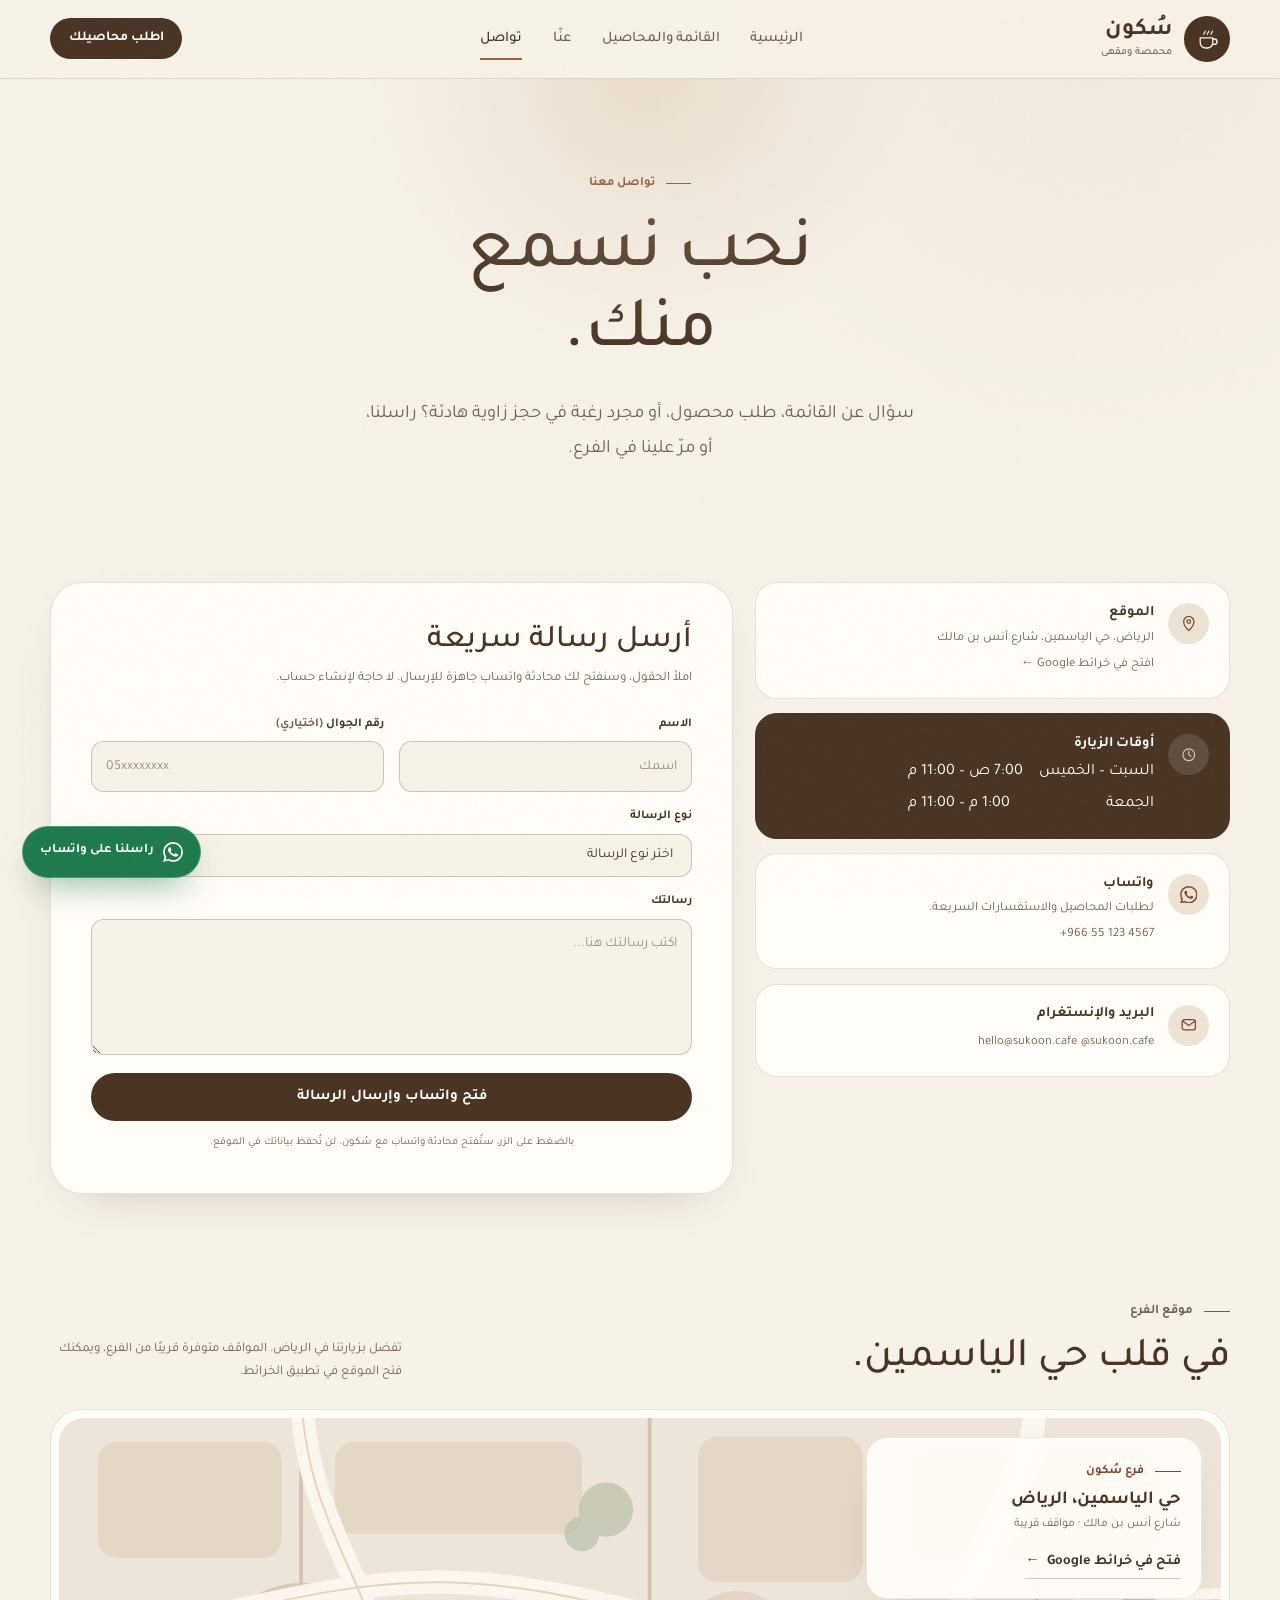
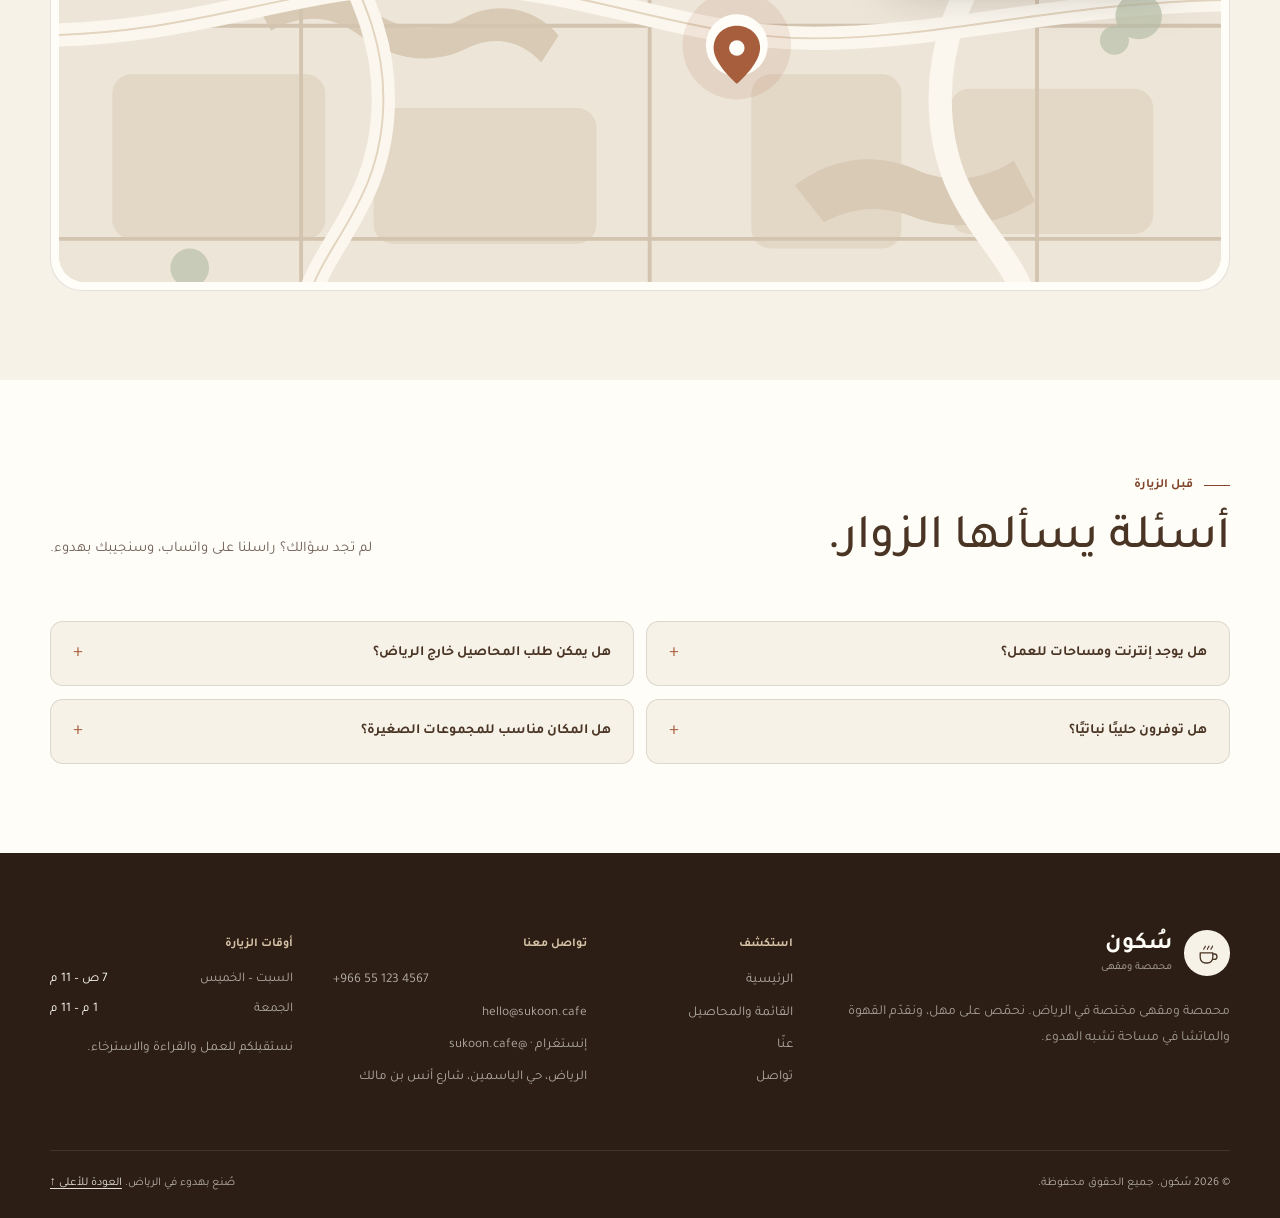
<file: portfolio/_archive/sukoon-site/contact.html>
<!DOCTYPE html>
<html lang="ar" dir="rtl">
<head>
  <meta charset="UTF-8">
  <meta name="viewport" content="width=device-width, initial-scale=1">
  <title>تواصل | سُكون</title>
  <meta name="description" content="تواصل مع سُكون أو زُر الفرع في حي الياسمين بالرياض. أوقات الزيارة، الموقع، واتساب، ونموذج رسالة سريع.">
  <meta name="theme-color" content="#4A3525">
  <link rel="icon" type="image/svg+xml" href="assets/favicon.svg">
  <link rel="preconnect" href="https://fonts.googleapis.com">
  <link rel="preconnect" href="https://fonts.gstatic.com" crossorigin>
  <link href="https://fonts.googleapis.com/css2?family=Tajawal:wght@300;400;500;700;800&display=swap" rel="stylesheet">
  <link rel="stylesheet" href="style.css">
</head>
<body id="top">
  <a class="skip-link" href="#main">انتقل إلى المحتوى</a>

  <header class="site-header">
    <div class="container header-inner">
      <a class="brand" href="index.html">
        <span class="brand-mark" aria-hidden="true">
          <svg viewBox="0 0 48 48" fill="none">
            <path d="M12 23h21v8a9 9 0 0 1-9 9h-3a9 9 0 0 1-9-9v-8Z" stroke="currentColor" stroke-width="2.2" stroke-linejoin="round"/>
            <path d="M33 25h2.5a4.5 4.5 0 1 1 0 9H33" stroke="currentColor" stroke-width="2.2" stroke-linecap="round"/>
            <path d="M18 17c0-2.5 2.5-2.5 2.5-5M24 17c0-2.5 2.5-2.5 2.5-5M30 17c0-2.5 2.5-2.5 2.5-5" stroke="currentColor" stroke-width="2" stroke-linecap="round"/>
          </svg>
        </span>
        <span class="brand-text">
          <span class="brand-name">سُكون</span>
          <span class="brand-sub">محمصة ومقهى</span>
        </span>
      </a>

      <nav class="primary-nav" aria-label="التنقل الرئيسي">
        <a class="nav-link" href="index.html">الرئيسية</a>
        <a class="nav-link" href="menu.html">القائمة والمحاصيل</a>
        <a class="nav-link" href="about.html">عنّا</a>
        <a class="nav-link" href="contact.html" aria-current="page">تواصل</a>
      </nav>

      <a class="btn btn-primary btn--small header-cta" href="https://wa.me/966551234567?text=مرحبًا سُكون، أرغب بطلب محاصيل القهوة." target="_blank" rel="noopener">اطلب محاصيلك</a>

      <details class="mobile-menu">
        <summary>
          <span>القائمة</span>
          <span class="menu-icon" aria-hidden="true"><span></span><span></span></span>
        </summary>
        <nav class="mobile-nav" aria-label="التنقل للجوال">
          <a href="index.html">الرئيسية</a>
          <a href="menu.html">القائمة والمحاصيل</a>
          <a href="about.html">عنّا</a>
          <a href="contact.html" aria-current="page">تواصل</a>
          <a class="btn btn-primary" href="https://wa.me/966551234567?text=مرحبًا سُكون، أرغب بطلب محاصيل القهوة." target="_blank" rel="noopener">اطلب محاصيلك</a>
        </nav>
      </details>
    </div>
  </header>

  <main id="main">
    <section class="page-hero page-hero--centered" aria-labelledby="contact-title">
      <div class="container container--narrow">
        <p class="eyebrow">تواصل معنا</p>
        <h1 id="contact-title">نحب نسمع منك.</h1>
        <p class="lead">سؤال عن القائمة، طلب محصول، أو مجرد رغبة في حجز زاوية هادئة؟ راسلنا، أو مرّ علينا في الفرع.</p>
      </div>
    </section>

    <section class="contact-section" aria-labelledby="contact-details-title">
      <div class="container contact-grid">
        <div class="contact-info">
          <h2 class="sr-only" id="contact-details-title">معلومات التواصل والموقع</h2>

          <article class="info-card">
            <span class="info-icon" aria-hidden="true">
              <svg viewBox="0 0 24 24" fill="none" stroke="currentColor" stroke-width="1.7" stroke-linecap="round" stroke-linejoin="round">
                <path d="M12 21s7-5.5 7-12a7 7 0 1 0-14 0c0 6.5 7 12 7 12Z"/>
                <circle cx="12" cy="9" r="2.5"/>
              </svg>
            </span>
            <div>
              <h3>الموقع</h3>
              <p>الرياض، حي الياسمين، شارع أنس بن مالك</p>
              <a href="https://maps.google.com/?q=حي الياسمين الرياض" target="_blank" rel="noopener">افتح في خرائط Google ←</a>
            </div>
          </article>

          <article class="info-card info-card--dark">
            <span class="info-icon" aria-hidden="true">
              <svg viewBox="0 0 24 24" fill="none" stroke="currentColor" stroke-width="1.7" stroke-linecap="round" stroke-linejoin="round">
                <circle cx="12" cy="12" r="8"/>
                <path d="M12 7v5l3 2"/>
              </svg>
            </span>
            <div>
              <h3>أوقات الزيارة</h3>
              <div class="hours-list">
                <div><span>السبت – الخميس</span><span>7:00 ص – 11:00 م</span></div>
                <div><span>الجمعة</span><span>1:00 م – 11:00 م</span></div>
              </div>
            </div>
          </article>

          <article class="info-card">
            <span class="info-icon" aria-hidden="true">
              <svg viewBox="0 0 24 24" fill="currentColor">
                <path d="M17.472 14.382c-.297-.149-1.758-.867-2.03-.967-.273-.099-.471-.148-.67.15-.197.297-.767.966-.94 1.164-.173.199-.347.223-.644.075-.297-.15-1.255-.463-2.39-1.475-.883-.788-1.48-1.761-1.653-2.059-.173-.297-.018-.458.13-.606.134-.133.298-.347.446-.52.149-.174.198-.298.298-.497.099-.198.05-.371-.025-.52-.075-.149-.669-1.612-.916-2.207-.242-.579-.487-.5-.669-.51-.173-.008-.371-.01-.57-.01-.198 0-.52.074-.792.372-.272.297-1.04 1.016-1.04 2.479 0 1.462 1.065 2.875 1.213 3.074.149.198 2.096 3.2 5.077 4.487.709.306 1.262.489 1.694.625.712.227 1.36.195 1.871.118.571-.085 1.758-.719 2.006-1.413.248-.694.248-1.289.173-1.413-.074-.124-.272-.198-.57-.347m-5.421 7.403h-.004a9.87 9.87 0 0 1-5.031-1.378l-.361-.214-3.741.982.998-3.648-.235-.374a9.86 9.86 0 0 1-1.51-5.26c.001-5.45 4.436-9.884 9.888-9.884 2.64 0 5.122 1.03 6.988 2.898a9.825 9.825 0 0 1 2.893 6.994c-.003 5.45-4.437 9.884-9.885 9.884m8.413-18.297A11.815 11.815 0 0 0 12.05 0C5.495 0 .16 5.335.157 11.892c0 2.096.547 4.142 1.588 5.945L.057 24l6.305-1.654a11.882 11.882 0 0 0 5.683 1.448h.005c6.554 0 11.89-5.335 11.893-11.893a11.821 11.821 0 0 0-3.48-8.413Z"/>
              </svg>
            </span>
            <div>
              <h3>واتساب</h3>
              <p>لطلبات المحاصيل والاستفسارات السريعة.</p>
              <a href="https://wa.me/966551234567?text=مرحبًا سُكون، لدي استفسار." target="_blank" rel="noopener" dir="ltr">+966 55 123 4567</a>
            </div>
          </article>

          <article class="info-card">
            <span class="info-icon" aria-hidden="true">
              <svg viewBox="0 0 24 24" fill="none" stroke="currentColor" stroke-width="1.7" stroke-linecap="round" stroke-linejoin="round">
                <rect x="3" y="5" width="18" height="14" rx="3"/>
                <path d="m4 7 8 6 8-6"/>
              </svg>
            </span>
            <div>
              <h3>البريد والإنستغرام</h3>
              <a href="mailto:hello@sukoon.cafe">hello@sukoon.cafe</a>
              <a href="https://instagram.com/sukoon.cafe" target="_blank" rel="noopener">@sukoon.cafe</a>
            </div>
          </article>
        </div>

        <div class="contact-form-card">
          <h2>أرسل رسالة سريعة</h2>
          <p>املأ الحقول، وسنفتح لك محادثة واتساب جاهزة للإرسال. لا حاجة لإنشاء حساب.</p>

          <form data-contact-form>
            <div class="form-grid">
              <div class="form-field">
                <label for="name">الاسم</label>
                <input id="name" name="name" type="text" autocomplete="name" placeholder="اسمك" required>
              </div>
              <div class="form-field">
                <label for="phone">رقم الجوال <span class="muted">(اختياري)</span></label>
                <input id="phone" name="phone" type="tel" inputmode="tel" autocomplete="tel" placeholder="05xxxxxxxx" dir="ltr">
              </div>
              <div class="form-field form-field--full">
                <label for="topic">نوع الرسالة</label>
                <select id="topic" name="topic" required>
                  <option value="" selected disabled>اختر نوع الرسالة</option>
                  <option>طلب محاصيل</option>
                  <option>استفسار عن القائمة</option>
                  <option>حجز أو زيارة</option>
                  <option>ملاحظة أو اقتراح</option>
                </select>
              </div>
              <div class="form-field form-field--full">
                <label for="message">رسالتك</label>
                <textarea id="message" name="message" placeholder="اكتب رسالتك هنا..." required></textarea>
              </div>
            </div>
            <button class="btn btn-primary" type="submit">فتح واتساب وإرسال الرسالة</button>
            <p class="form-note">بالضغط على الزر، ستُفتح محادثة واتساب مع سُكون. لن تُحفظ بياناتك في الموقع.</p>
            <noscript>
              <p class="form-note">لا يعمل النموذج دون JavaScript. يمكنك <a class="text-link" href="https://wa.me/966551234567">مراسلتنا مباشرة على واتساب</a>.</p>
            </noscript>
          </form>
        </div>
      </div>
    </section>

    <section class="map-section" aria-labelledby="map-title">
      <div class="container">
        <div class="map-head">
          <div>
            <p class="eyebrow">موقع الفرع</p>
            <h2 id="map-title">في قلب حي الياسمين.</h2>
          </div>
          <p>تفضل بزيارتنا في الرياض. المواقف متوفرة قريبًا من الفرع، ويمكنك فتح الموقع في تطبيق الخرائط.</p>
        </div>
        <div class="map-frame">
          <div class="map-art" role="img" aria-label="خريطة توضيحية لموقع فرع سُكون في حي الياسمين بالرياض">
            <svg viewBox="0 0 1200 520" preserveAspectRatio="xMidYMid slice" aria-hidden="true">
              <rect width="1200" height="520" fill="#EDE5D8"/>
              <g fill="#E3D7C5">
                <rect x="40" y="45" width="190" height="120" rx="20"/>
                <rect x="285" y="45" width="255" height="95" rx="20"/>
                <rect x="660" y="40" width="170" height="150" rx="20"/>
                <rect x="880" y="55" width="255" height="110" rx="20"/>
                <rect x="55" y="285" width="220" height="170" rx="20"/>
                <rect x="325" y="320" width="230" height="140" rx="20"/>
                <rect x="715" y="285" width="155" height="180" rx="20"/>
                <rect x="920" y="300" width="210" height="150" rx="20"/>
              </g>
              <g fill="#D9CAB5">
                <path d="M200 205c45-25 85-15 120 12 28 22 65 28 98 10 32-18 73-12 98 18l-18 28c-21-24-51-28-76-15-40 20-80 10-110-12-30-22-60-24-93-6Z"/>
                <path d="M760 400c38-30 85-35 126-16 31 14 69 11 100-10l22 42c-40 27-87 32-130 15-28-11-60-9-88 7Z"/>
              </g>
              <g stroke="#D3C4B0" stroke-width="4" fill="none">
                <path d="M250 0v520M610 0v520M1010 0v520M0 235h1200M0 455h1200"/>
              </g>
              <g stroke="#FBF7EF" stroke-width="24" fill="none" stroke-linecap="round">
                <path d="M-30 245c180 0 270-55 420-55s250 58 390 58 260-40 450-40"/>
                <path d="M250-20c0 160 85 210 85 330s-80 160-80 230"/>
                <path d="M1010-20c0 150-100 200-100 330s90 155 90 230"/>
              </g>
              <g stroke="#E3D4BE" stroke-width="2" fill="none">
                <path d="M-30 245c180 0 270-55 420-55s250 58 390 58 260-40 450-40"/>
                <path d="M250-20c0 160 85 210 85 330s-80 160-80 230"/>
              </g>
              <g fill="#B9C1AA" opacity=".7">
                <circle cx="565" cy="115" r="28"/>
                <circle cx="540" cy="140" r="18"/>
                <circle cx="1115" cy="225" r="24"/>
                <circle cx="1090" cy="250" r="15"/>
                <circle cx="135" cy="485" r="20"/>
              </g>
              <g transform="translate(700 255)">
                <circle r="56" fill="#A65E3D" opacity=".12"/>
                <circle r="32" fill="#FFFDF8"/>
                <path d="M0-20c-14 0-24 10-24 23 0 17 24 37 24 37s24-20 24-37c0-13-10-23-24-23Z" fill="#A65E3D"/>
                <circle cy="3" r="8" fill="#FFFDF8"/>
              </g>
            </svg>
            <div class="map-card">
              <p class="eyebrow">فرع سُكون</p>
              <h3>حي الياسمين، الرياض</h3>
              <p>شارع أنس بن مالك · مواقف قريبة</p>
              <a class="text-link" href="https://maps.google.com/?q=حي الياسمين الرياض" target="_blank" rel="noopener">فتح في خرائط Google <span aria-hidden="true">←</span></a>
            </div>
          </div>
        </div>
      </div>
    </section>

    <section class="faq-section" aria-labelledby="faq-title">
      <div class="container">
        <div class="section-head">
          <div class="section-head__copy">
            <p class="eyebrow">قبل الزيارة</p>
            <h2 id="faq-title">أسئلة يسألها الزوار.</h2>
          </div>
          <p class="section-head__aside">لم تجد سؤالك؟ راسلنا على واتساب، وسنجيبك بهدوء.</p>
        </div>

        <div class="faq-grid">
          <details class="faq-item">
            <summary>هل يوجد إنترنت ومساحات للعمل؟</summary>
            <p>نعم، الإنترنت متوفر في الفرع، وهناك طاولات مناسبة للعمل والقراءة. نطلب فقط الحفاظ على هدوء المساحة.</p>
          </details>
          <details class="faq-item">
            <summary>هل يمكن طلب المحاصيل خارج الرياض؟</summary>
            <p>نرسل المحاصيل داخل الرياض، ويمكنك مراسلتنا لمعرفة خيارات الشحن إلى مدن أخرى.</p>
          </details>
          <details class="faq-item">
            <summary>هل توفرون حليبًا نباتيًا؟</summary>
            <p>نعم، حليب الشوفان واللوز متوفر بزيادة 3 ريالات. أخبر فريقنا عن أي حساسية قبل الطلب.</p>
          </details>
          <details class="faq-item">
            <summary>هل المكان مناسب للمجموعات الصغيرة؟</summary>
            <p>نرحب بالمجموعات الصغيرة بحسب توفر الطاولات. للزيارات الخاصة، راسلنا مسبقًا على واتساب.</p>
          </details>
        </div>
      </div>
    </section>
  </main>

  <footer class="site-footer">
    <div class="container footer-grid">
      <div class="footer-brand">
        <a class="brand" href="index.html">
          <span class="brand-mark" aria-hidden="true">
            <svg viewBox="0 0 48 48" fill="none">
              <path d="M12 23h21v8a9 9 0 0 1-9 9h-3a9 9 0 0 1-9-9v-8Z" stroke="currentColor" stroke-width="2.2" stroke-linejoin="round"/>
              <path d="M33 25h2.5a4.5 4.5 0 1 1 0 9H33" stroke="currentColor" stroke-width="2.2" stroke-linecap="round"/>
              <path d="M18 17c0-2.5 2.5-2.5 2.5-5M24 17c0-2.5 2.5-2.5 2.5-5M30 17c0-2.5 2.5-2.5 2.5-5" stroke="currentColor" stroke-width="2" stroke-linecap="round"/>
            </svg>
          </span>
          <span class="brand-text">
            <span class="brand-name">سُكون</span>
            <span class="brand-sub">محمصة ومقهى</span>
          </span>
        </a>
        <p>محمصة ومقهى مختصة في الرياض. نحمّص على مهل، ونقدّم القهوة والماتشا في مساحة تشبه الهدوء.</p>
      </div>

      <div class="footer-col">
        <h3>استكشف</h3>
        <a href="index.html">الرئيسية</a>
        <a href="menu.html">القائمة والمحاصيل</a>
        <a href="about.html">عنّا</a>
        <a href="contact.html">تواصل</a>
      </div>

      <div class="footer-col">
        <h3>تواصل معنا</h3>
        <a href="tel:+966551234567" dir="ltr">+966 55 123 4567</a>
        <a href="mailto:hello@sukoon.cafe">hello@sukoon.cafe</a>
        <a href="https://instagram.com/sukoon.cafe" target="_blank" rel="noopener">إنستغرام · @sukoon.cafe</a>
        <p>الرياض، حي الياسمين، شارع أنس بن مالك</p>
      </div>

      <div class="footer-col">
        <h3>أوقات الزيارة</h3>
        <div class="footer-hours">
          <div><span>السبت – الخميس</span><span>7 ص – 11 م</span></div>
          <div><span>الجمعة</span><span>1 م – 11 م</span></div>
        </div>
        <p class="footer-note">نستقبلكم للعمل والقراءة والاسترخاء.</p>
      </div>
    </div>

    <div class="container footer-bottom">
      <p>© 2026 سُكون. جميع الحقوق محفوظة.</p>
      <p>صُنع بهدوء في الرياض. <a href="#top">العودة للأعلى ↑</a></p>
    </div>
  </footer>

  <a class="whatsapp-float" href="https://wa.me/966551234567?text=مرحبًا سُكون، أرغب بالاستفسار عن القائمة." target="_blank" rel="noopener">
    <svg viewBox="0 0 24 24" fill="currentColor" aria-hidden="true">
      <path d="M17.472 14.382c-.297-.149-1.758-.867-2.03-.967-.273-.099-.471-.148-.67.15-.197.297-.767.966-.94 1.164-.173.199-.347.223-.644.075-.297-.15-1.255-.463-2.39-1.475-.883-.788-1.48-1.761-1.653-2.059-.173-.297-.018-.458.13-.606.134-.133.298-.347.446-.52.149-.174.198-.298.298-.497.099-.198.05-.371-.025-.52-.075-.149-.669-1.612-.916-2.207-.242-.579-.487-.5-.669-.51-.173-.008-.371-.01-.57-.01-.198 0-.52.074-.792.372-.272.297-1.04 1.016-1.04 2.479 0 1.462 1.065 2.875 1.213 3.074.149.198 2.096 3.2 5.077 4.487.709.306 1.262.489 1.694.625.712.227 1.36.195 1.871.118.571-.085 1.758-.719 2.006-1.413.248-.694.248-1.289.173-1.413-.074-.124-.272-.198-.57-.347m-5.421 7.403h-.004a9.87 9.87 0 0 1-5.031-1.378l-.361-.214-3.741.982.998-3.648-.235-.374a9.86 9.86 0 0 1-1.51-5.26c.001-5.45 4.436-9.884 9.888-9.884 2.64 0 5.122 1.03 6.988 2.898a9.825 9.825 0 0 1 2.893 6.994c-.003 5.45-4.437 9.884-9.885 9.884m8.413-18.297A11.815 11.815 0 0 0 12.05 0C5.495 0 .16 5.335.157 11.892c0 2.096.547 4.142 1.588 5.945L.057 24l6.305-1.654a11.882 11.882 0 0 0 5.683 1.448h.005c6.554 0 11.89-5.335 11.893-11.893a11.821 11.821 0 0 0-3.48-8.413Z"/>
    </svg>
    <span>راسلنا على واتساب</span>
  </a>

  <script>
    const contactForm = document.querySelector("[data-contact-form]");

    if (contactForm) {
      contactForm.addEventListener("submit", function (event) {
        event.preventDefault();

        const formData = new FormData(contactForm);
        const name = String(formData.get("name") || "").trim();
        const phone = String(formData.get("phone") || "").trim();
        const topic = String(formData.get("topic") || "").trim();
        const message = String(formData.get("message") || "").trim();

        const text = [
          "مرحبًا سُكون،",
          "",
          "الاسم: " + name,
          "رقم الجوال: " + (phone || "غير مذكور"),
          "نوع الرسالة: " + topic,
          "",
          message
        ].join("\n");

        window.open(
          "https://wa.me/966551234567?text=" + encodeURIComponent(text),
          "_blank",
          "noopener"
        );
      });
    }
  </script>
</body>
</html>
</file>
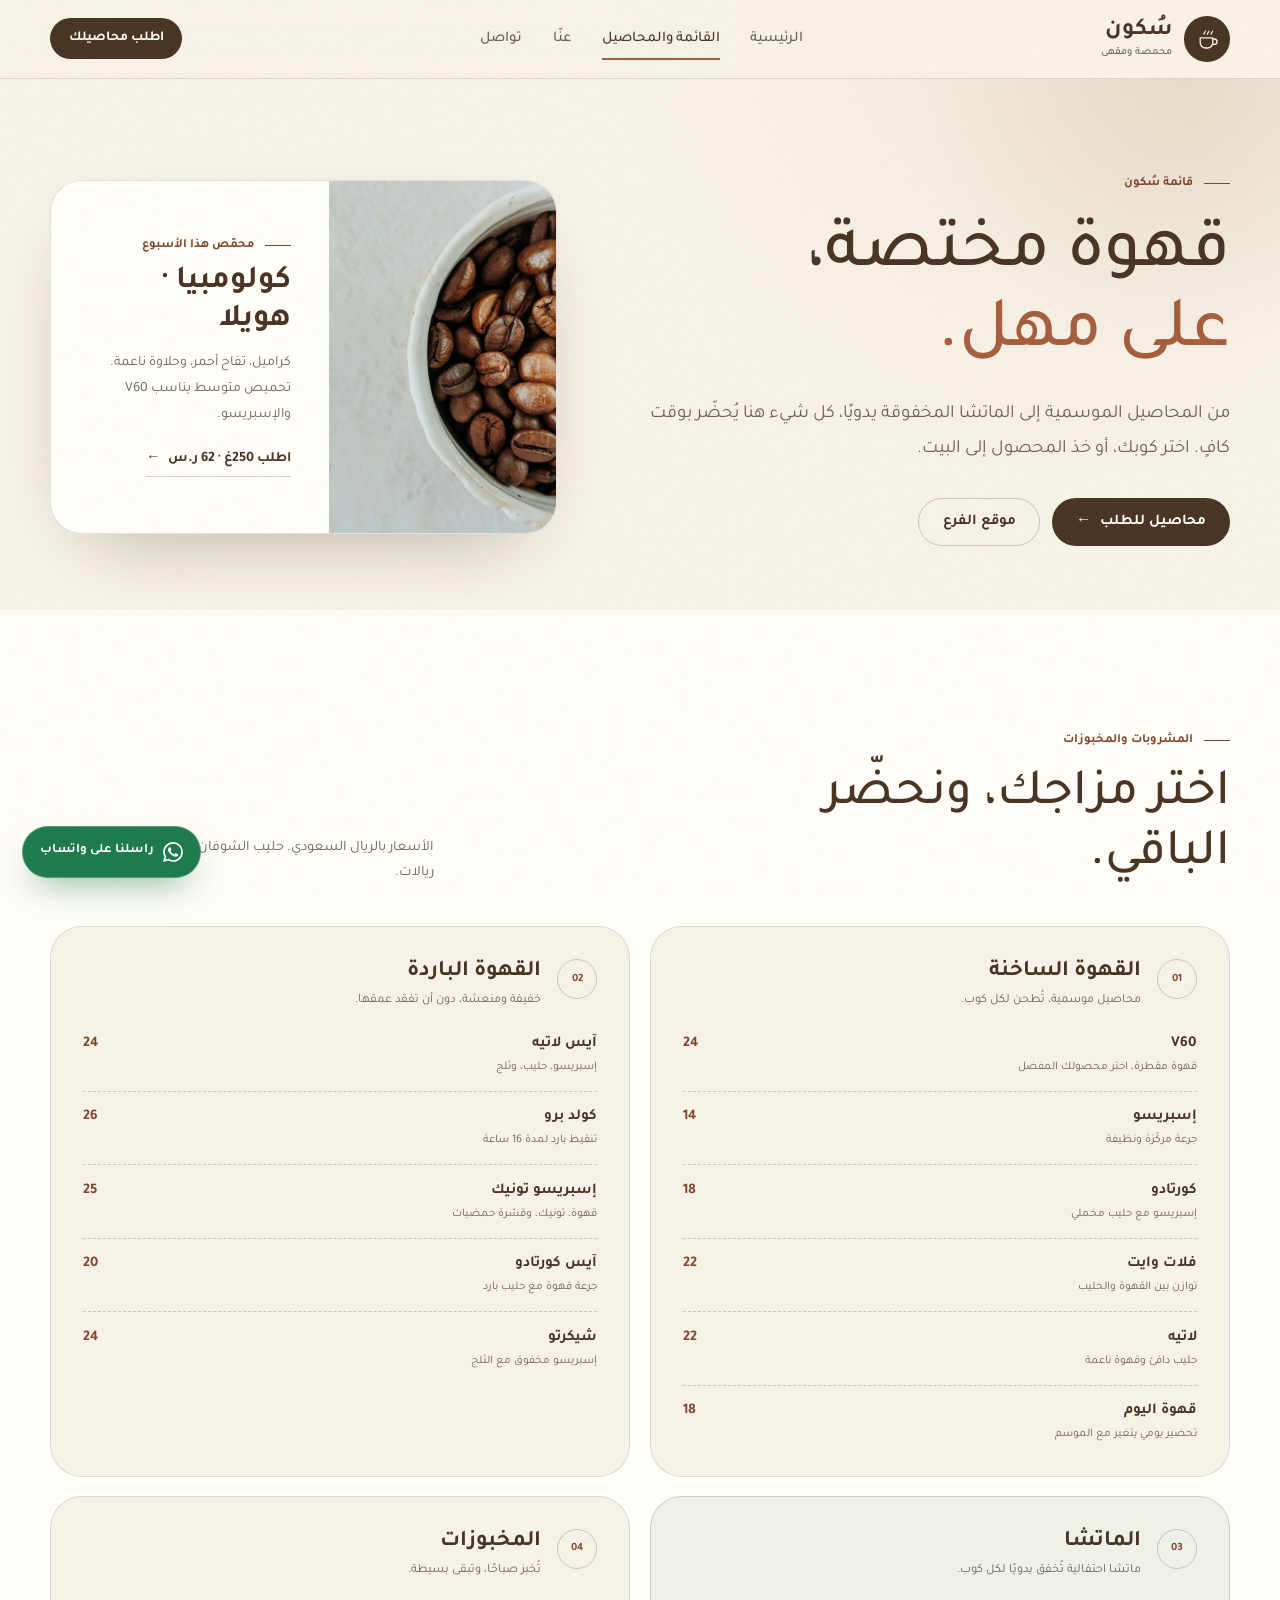
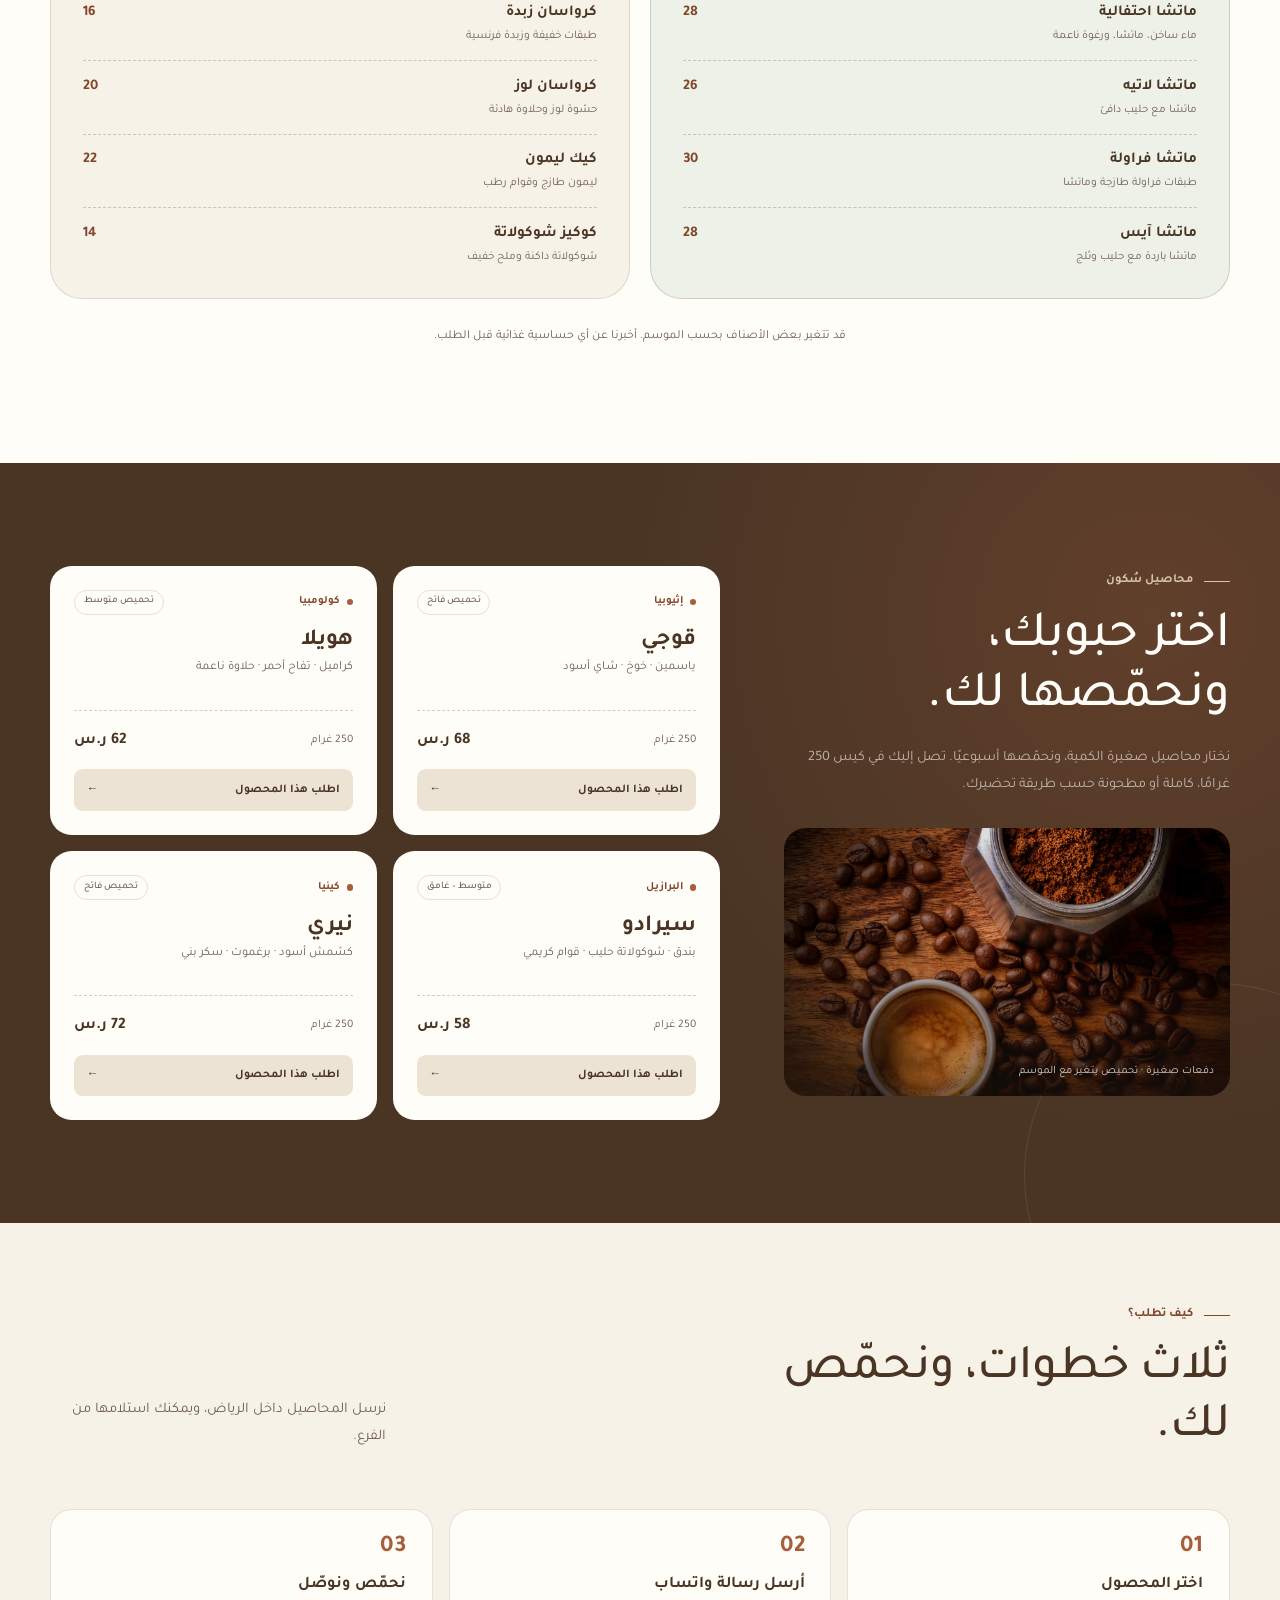
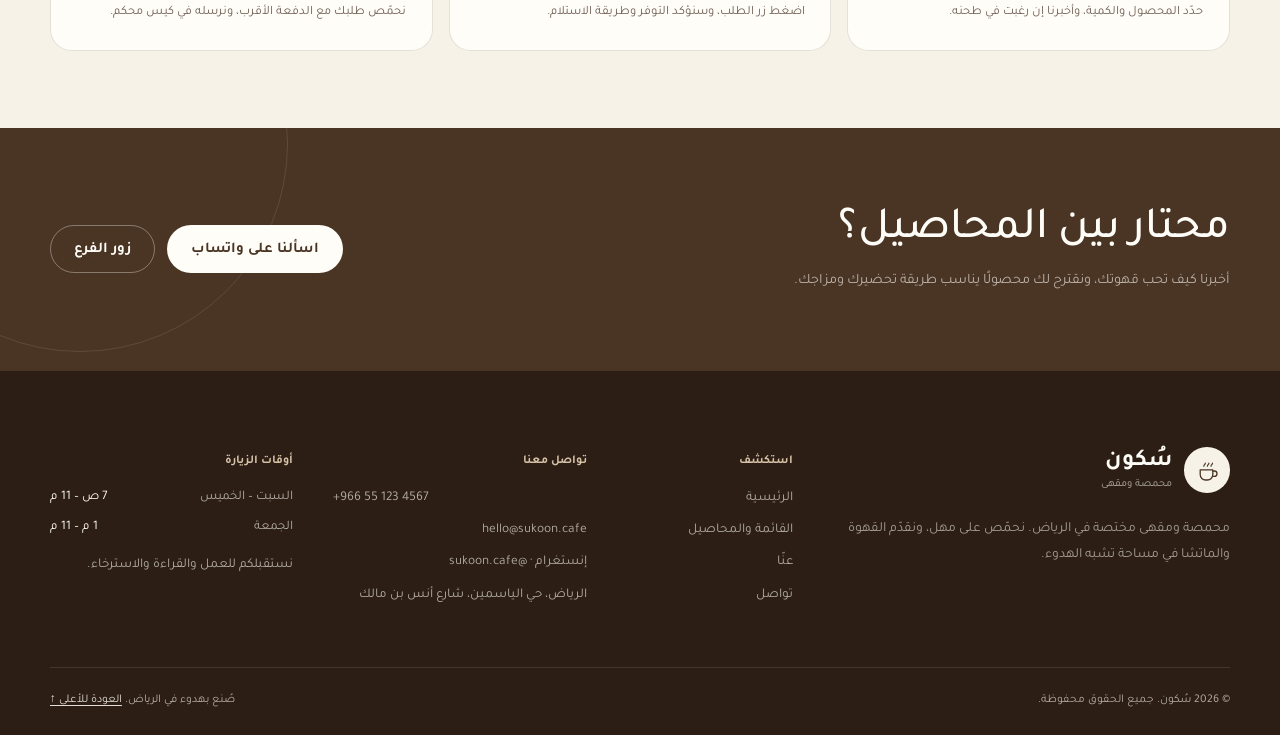
<file: portfolio/_archive/sukoon-site/menu.html>
<!DOCTYPE html>
<html lang="ar" dir="rtl">
<head>
  <meta charset="UTF-8">
  <meta name="viewport" content="width=device-width, initial-scale=1">
  <title>القائمة والمحاصيل | سُكون</title>
  <meta name="description" content="استعرض قائمة سُكون: قهوة ساخنة وباردة، ماتشا يابانية، مخبوزات، ومحاصيل محمصة للطلب عبر واتساب.">
  <meta name="theme-color" content="#4A3525">
  <link rel="icon" type="image/svg+xml" href="assets/favicon.svg">
  <link rel="preconnect" href="https://fonts.googleapis.com">
  <link rel="preconnect" href="https://fonts.gstatic.com" crossorigin>
  <link href="https://fonts.googleapis.com/css2?family=Tajawal:wght@300;400;500;700;800&display=swap" rel="stylesheet">
  <link rel="stylesheet" href="style.css">
</head>
<body id="top">
  <a class="skip-link" href="#main">انتقل إلى المحتوى</a>

  <header class="site-header">
    <div class="container header-inner">
      <a class="brand" href="index.html">
        <span class="brand-mark" aria-hidden="true">
          <svg viewBox="0 0 48 48" fill="none">
            <path d="M12 23h21v8a9 9 0 0 1-9 9h-3a9 9 0 0 1-9-9v-8Z" stroke="currentColor" stroke-width="2.2" stroke-linejoin="round"/>
            <path d="M33 25h2.5a4.5 4.5 0 1 1 0 9H33" stroke="currentColor" stroke-width="2.2" stroke-linecap="round"/>
            <path d="M18 17c0-2.5 2.5-2.5 2.5-5M24 17c0-2.5 2.5-2.5 2.5-5M30 17c0-2.5 2.5-2.5 2.5-5" stroke="currentColor" stroke-width="2" stroke-linecap="round"/>
          </svg>
        </span>
        <span class="brand-text">
          <span class="brand-name">سُكون</span>
          <span class="brand-sub">محمصة ومقهى</span>
        </span>
      </a>

      <nav class="primary-nav" aria-label="التنقل الرئيسي">
        <a class="nav-link" href="index.html">الرئيسية</a>
        <a class="nav-link" href="menu.html" aria-current="page">القائمة والمحاصيل</a>
        <a class="nav-link" href="about.html">عنّا</a>
        <a class="nav-link" href="contact.html">تواصل</a>
      </nav>

      <a class="btn btn-primary btn--small header-cta" href="https://wa.me/966551234567?text=مرحبًا سُكون، أرغب بطلب محاصيل القهوة." target="_blank" rel="noopener">اطلب محاصيلك</a>

      <details class="mobile-menu">
        <summary>
          <span>القائمة</span>
          <span class="menu-icon" aria-hidden="true"><span></span><span></span></span>
        </summary>
        <nav class="mobile-nav" aria-label="التنقل للجوال">
          <a href="index.html">الرئيسية</a>
          <a href="menu.html" aria-current="page">القائمة والمحاصيل</a>
          <a href="about.html">عنّا</a>
          <a href="contact.html">تواصل</a>
          <a class="btn btn-primary" href="https://wa.me/966551234567?text=مرحبًا سُكون، أرغب بطلب محاصيل القهوة." target="_blank" rel="noopener">اطلب محاصيلك</a>
        </nav>
      </details>
    </div>
  </header>

  <main id="main">
    <section class="page-hero" aria-labelledby="menu-title">
      <div class="container page-hero-grid">
        <div>
          <p class="eyebrow">قائمة سُكون</p>
          <h1 id="menu-title">قهوة مختصة،<br><span class="display-accent">على مهل.</span></h1>
          <p class="lead">من المحاصيل الموسمية إلى الماتشا المخفوقة يدويًا، كل شيء هنا يُحضّر بوقت كافٍ. اختر كوبك، أو خذ المحصول إلى البيت.</p>
          <div class="page-hero-actions">
            <a class="btn btn-primary" href="#harvests">محاصيل للطلب <span aria-hidden="true">←</span></a>
            <a class="btn btn-outline" href="contact.html">موقع الفرع</a>
          </div>
        </div>

        <aside class="spotlight-card" aria-label="محصول هذا الأسبوع">
          <img src="assets/roaster-3.jpg" width="1400" height="2100" alt="حبوب قهوة محمصة موضوعة في وعاء خزفي فاتح" loading="eager">
          <div class="spotlight-copy">
            <p class="eyebrow">محمّص هذا الأسبوع</p>
            <h2>كولومبيا · هويلا</h2>
            <p>كراميل، تفاح أحمر، وحلاوة ناعمة. تحميص متوسط يناسب V60 والإسبريسو.</p>
            <a class="text-link" href="https://wa.me/966551234567?text=مرحبًا سُكون، أرغب بطلب كولومبيا هويلا 250غ." target="_blank" rel="noopener">اطلب 250غ · 62 ر.س <span aria-hidden="true">←</span></a>
          </div>
        </aside>
      </div>
    </section>

    <section class="section menu-section" aria-labelledby="drinks-title">
      <div class="container">
        <div class="menu-intro">
          <div>
            <p class="eyebrow">المشروبات والمخبوزات</p>
            <h2 id="drinks-title">اختر مزاجك، ونحضّر الباقي.</h2>
          </div>
          <p>الأسعار بالريال السعودي. حليب الشوفان أو اللوز متوفر بزيادة 3 ريالات.</p>
        </div>

        <div class="menu-grid">
          <article class="menu-card">
            <header class="menu-card-head">
              <span class="menu-index" aria-hidden="true">01</span>
              <div>
                <h3>القهوة الساخنة</h3>
                <p>محاصيل موسمية، تُطحن لكل كوب.</p>
              </div>
            </header>
            <ul class="menu-list">
              <li>
                <div><span class="item-name">V60</span><span class="item-desc">قهوة مقطرة، اختر محصولك المفضل</span></div>
                <span class="price">24</span>
              </li>
              <li>
                <div><span class="item-name">إسبريسو</span><span class="item-desc">جرعة مركّزة ونظيفة</span></div>
                <span class="price">14</span>
              </li>
              <li>
                <div><span class="item-name">كورتادو</span><span class="item-desc">إسبريسو مع حليب مخملي</span></div>
                <span class="price">18</span>
              </li>
              <li>
                <div><span class="item-name">فلات وايت</span><span class="item-desc">توازن بين القهوة والحليب</span></div>
                <span class="price">22</span>
              </li>
              <li>
                <div><span class="item-name">لاتيه</span><span class="item-desc">حليب دافئ وقهوة ناعمة</span></div>
                <span class="price">22</span>
              </li>
              <li>
                <div><span class="item-name">قهوة اليوم</span><span class="item-desc">تحضير يومي يتغير مع الموسم</span></div>
                <span class="price">18</span>
              </li>
            </ul>
          </article>

          <article class="menu-card">
            <header class="menu-card-head">
              <span class="menu-index" aria-hidden="true">02</span>
              <div>
                <h3>القهوة الباردة</h3>
                <p>خفيفة ومنعشة، دون أن تفقد عمقها.</p>
              </div>
            </header>
            <ul class="menu-list">
              <li>
                <div><span class="item-name">آيس لاتيه</span><span class="item-desc">إسبريسو، حليب، وثلج</span></div>
                <span class="price">24</span>
              </li>
              <li>
                <div><span class="item-name">كولد برو</span><span class="item-desc">تنقيط بارد لمدة 16 ساعة</span></div>
                <span class="price">26</span>
              </li>
              <li>
                <div><span class="item-name">إسبريسو تونيك</span><span class="item-desc">قهوة، تونيك، وقشرة حمضيات</span></div>
                <span class="price">25</span>
              </li>
              <li>
                <div><span class="item-name">آيس كورتادو</span><span class="item-desc">جرعة قهوة مع حليب بارد</span></div>
                <span class="price">20</span>
              </li>
              <li>
                <div><span class="item-name">شيكرتو</span><span class="item-desc">إسبريسو مخفوق مع الثلج</span></div>
                <span class="price">24</span>
              </li>
            </ul>
          </article>

          <article class="menu-card menu-card--matcha">
            <header class="menu-card-head">
              <span class="menu-index" aria-hidden="true">03</span>
              <div>
                <h3>الماتشا</h3>
                <p>ماتشا احتفالية تُخفق يدويًا لكل كوب.</p>
              </div>
            </header>
            <ul class="menu-list">
              <li>
                <div><span class="item-name">ماتشا احتفالية</span><span class="item-desc">ماء ساخن، ماتشا، ورغوة ناعمة</span></div>
                <span class="price">28</span>
              </li>
              <li>
                <div><span class="item-name">ماتشا لاتيه</span><span class="item-desc">ماتشا مع حليب دافئ</span></div>
                <span class="price">26</span>
              </li>
              <li>
                <div><span class="item-name">ماتشا فراولة</span><span class="item-desc">طبقات فراولة طازجة وماتشا</span></div>
                <span class="price">30</span>
              </li>
              <li>
                <div><span class="item-name">ماتشا آيس</span><span class="item-desc">ماتشا باردة مع حليب وثلج</span></div>
                <span class="price">28</span>
              </li>
            </ul>
          </article>

          <article class="menu-card">
            <header class="menu-card-head">
              <span class="menu-index" aria-hidden="true">04</span>
              <div>
                <h3>المخبوزات</h3>
                <p>تُخبز صباحًا، وتبقى بسيطة.</p>
              </div>
            </header>
            <ul class="menu-list">
              <li>
                <div><span class="item-name">كرواسان زبدة</span><span class="item-desc">طبقات خفيفة وزبدة فرنسية</span></div>
                <span class="price">16</span>
              </li>
              <li>
                <div><span class="item-name">كرواسان لوز</span><span class="item-desc">حشوة لوز وحلاوة هادئة</span></div>
                <span class="price">20</span>
              </li>
              <li>
                <div><span class="item-name">كيك ليمون</span><span class="item-desc">ليمون طازج وقوام رطب</span></div>
                <span class="price">22</span>
              </li>
              <li>
                <div><span class="item-name">كوكيز شوكولاتة</span><span class="item-desc">شوكولاتة داكنة وملح خفيف</span></div>
                <span class="price">14</span>
              </li>
            </ul>
          </article>
        </div>

        <p class="menu-footnote">قد تتغير بعض الأصناف بحسب الموسم. أخبرنا عن أي حساسية غذائية قبل الطلب.</p>
      </div>
    </section>

    <section class="harvests" id="harvests" aria-labelledby="harvests-title">
      <div class="container harvest-layout">
        <div class="harvest-intro">
          <p class="eyebrow eyebrow--light">محاصيل سُكون</p>
          <h2 id="harvests-title">اختر حبوبك، ونحمّصها لك.</h2>
          <p>نختار محاصيل صغيرة الكمية، ونحمّصها أسبوعيًا. تصل إليك في كيس 250 غرامًا، كاملة أو مطحونة حسب طريقة تحضيرك.</p>
          <figure>
            <img src="assets/roaster-2.jpg" width="1400" height="2100" alt="حبوب قهوة محمصة وكوب إسبريسو على طاولة خشبية داكنة" loading="lazy">
            <figcaption>دفعات صغيرة · تحميص يتغير مع الموسم</figcaption>
          </figure>
        </div>

        <div class="harvest-grid">
          <article class="harvest-card">
            <div class="harvest-top">
              <span class="origin">إثيوبيا</span>
              <span class="roast-level">تحميص فاتح</span>
            </div>
            <h3>قوجي</h3>
            <p class="notes">ياسمين · خوخ · شاي أسود</p>
            <div class="harvest-meta">
              <span>250 غرام</span>
              <strong>68 ر.س</strong>
            </div>
            <a class="harvest-link" href="https://wa.me/966551234567?text=مرحبًا سُكون، أرغب بطلب محصول إثيوبيا قوجي 250غ." target="_blank" rel="noopener">اطلب هذا المحصول <span aria-hidden="true">←</span></a>
          </article>

          <article class="harvest-card">
            <div class="harvest-top">
              <span class="origin">كولومبيا</span>
              <span class="roast-level">تحميص متوسط</span>
            </div>
            <h3>هويلا</h3>
            <p class="notes">كراميل · تفاح أحمر · حلاوة ناعمة</p>
            <div class="harvest-meta">
              <span>250 غرام</span>
              <strong>62 ر.س</strong>
            </div>
            <a class="harvest-link" href="https://wa.me/966551234567?text=مرحبًا سُكون، أرغب بطلب محصول كولومبيا هويلا 250غ." target="_blank" rel="noopener">اطلب هذا المحصول <span aria-hidden="true">←</span></a>
          </article>

          <article class="harvest-card">
            <div class="harvest-top">
              <span class="origin">البرازيل</span>
              <span class="roast-level">متوسط – غامق</span>
            </div>
            <h3>سيرادو</h3>
            <p class="notes">بندق · شوكولاتة حليب · قوام كريمي</p>
            <div class="harvest-meta">
              <span>250 غرام</span>
              <strong>58 ر.س</strong>
            </div>
            <a class="harvest-link" href="https://wa.me/966551234567?text=مرحبًا سُكون، أرغب بطلب محصول البرازيل سيرادو 250غ." target="_blank" rel="noopener">اطلب هذا المحصول <span aria-hidden="true">←</span></a>
          </article>

          <article class="harvest-card">
            <div class="harvest-top">
              <span class="origin">كينيا</span>
              <span class="roast-level">تحميص فاتح</span>
            </div>
            <h3>نيري</h3>
            <p class="notes">كشمش أسود · برغموت · سكر بني</p>
            <div class="harvest-meta">
              <span>250 غرام</span>
              <strong>72 ر.س</strong>
            </div>
            <a class="harvest-link" href="https://wa.me/966551234567?text=مرحبًا سُكون، أرغب بطلب محصول كينيا نيري 250غ." target="_blank" rel="noopener">اطلب هذا المحصول <span aria-hidden="true">←</span></a>
          </article>
        </div>
      </div>
    </section>

    <section class="order-steps" aria-labelledby="order-title">
      <div class="container">
        <div class="section-head">
          <div class="section-head__copy">
            <p class="eyebrow">كيف تطلب؟</p>
            <h2 id="order-title">ثلاث خطوات، ونحمّص لك.</h2>
          </div>
          <p class="section-head__aside">نرسل المحاصيل داخل الرياض، ويمكنك استلامها من الفرع.</p>
        </div>

        <ol class="steps">
          <li class="step">
            <h3>اختر المحصول</h3>
            <p>حدّد المحصول والكمية، وأخبرنا إن رغبت في طحنه.</p>
          </li>
          <li class="step">
            <h3>أرسل رسالة واتساب</h3>
            <p>اضغط زر الطلب، وسنؤكد التوفر وطريقة الاستلام.</p>
          </li>
          <li class="step">
            <h3>نحمّص ونوصّل</h3>
            <p>نحمّص طلبك مع الدفعة الأقرب، ونرسله في كيس محكم.</p>
          </li>
        </ol>
      </div>
    </section>

    <section class="cta-band" aria-labelledby="menu-cta-title">
      <div class="container cta-inner">
        <div>
          <h2 id="menu-cta-title">محتار بين المحاصيل؟</h2>
          <p>أخبرنا كيف تحب قهوتك، ونقترح لك محصولًا يناسب طريقة تحضيرك ومزاجك.</p>
        </div>
        <div class="cta-actions">
          <a class="btn btn-light" href="https://wa.me/966551234567?text=مرحبًا سُكون، أحتاج مساعدة في اختيار محصول قهوة." target="_blank" rel="noopener">اسألنا على واتساب</a>
          <a class="btn btn-outline btn-outline--light" href="contact.html">زور الفرع</a>
        </div>
      </div>
    </section>
  </main>

  <footer class="site-footer">
    <div class="container footer-grid">
      <div class="footer-brand">
        <a class="brand" href="index.html">
          <span class="brand-mark" aria-hidden="true">
            <svg viewBox="0 0 48 48" fill="none">
              <path d="M12 23h21v8a9 9 0 0 1-9 9h-3a9 9 0 0 1-9-9v-8Z" stroke="currentColor" stroke-width="2.2" stroke-linejoin="round"/>
              <path d="M33 25h2.5a4.5 4.5 0 1 1 0 9H33" stroke="currentColor" stroke-width="2.2" stroke-linecap="round"/>
              <path d="M18 17c0-2.5 2.5-2.5 2.5-5M24 17c0-2.5 2.5-2.5 2.5-5M30 17c0-2.5 2.5-2.5 2.5-5" stroke="currentColor" stroke-width="2" stroke-linecap="round"/>
            </svg>
          </span>
          <span class="brand-text">
            <span class="brand-name">سُكون</span>
            <span class="brand-sub">محمصة ومقهى</span>
          </span>
        </a>
        <p>محمصة ومقهى مختصة في الرياض. نحمّص على مهل، ونقدّم القهوة والماتشا في مساحة تشبه الهدوء.</p>
      </div>

      <div class="footer-col">
        <h3>استكشف</h3>
        <a href="index.html">الرئيسية</a>
        <a href="menu.html">القائمة والمحاصيل</a>
        <a href="about.html">عنّا</a>
        <a href="contact.html">تواصل</a>
      </div>

      <div class="footer-col">
        <h3>تواصل معنا</h3>
        <a href="tel:+966551234567" dir="ltr">+966 55 123 4567</a>
        <a href="mailto:hello@sukoon.cafe">hello@sukoon.cafe</a>
        <a href="https://instagram.com/sukoon.cafe" target="_blank" rel="noopener">إنستغرام · @sukoon.cafe</a>
        <p>الرياض، حي الياسمين، شارع أنس بن مالك</p>
      </div>

      <div class="footer-col">
        <h3>أوقات الزيارة</h3>
        <div class="footer-hours">
          <div><span>السبت – الخميس</span><span>7 ص – 11 م</span></div>
          <div><span>الجمعة</span><span>1 م – 11 م</span></div>
        </div>
        <p class="footer-note">نستقبلكم للعمل والقراءة والاسترخاء.</p>
      </div>
    </div>

    <div class="container footer-bottom">
      <p>© 2026 سُكون. جميع الحقوق محفوظة.</p>
      <p>صُنع بهدوء في الرياض. <a href="#top">العودة للأعلى ↑</a></p>
    </div>
  </footer>

  <a class="whatsapp-float" href="https://wa.me/966551234567?text=مرحبًا سُكون، أرغب بالاستفسار عن القائمة." target="_blank" rel="noopener">
    <svg viewBox="0 0 24 24" fill="currentColor" aria-hidden="true">
      <path d="M17.472 14.382c-.297-.149-1.758-.867-2.03-.967-.273-.099-.471-.148-.67.15-.197.297-.767.966-.94 1.164-.173.199-.347.223-.644.075-.297-.15-1.255-.463-2.39-1.475-.883-.788-1.48-1.761-1.653-2.059-.173-.297-.018-.458.13-.606.134-.133.298-.347.446-.52.149-.174.198-.298.298-.497.099-.198.05-.371-.025-.52-.075-.149-.669-1.612-.916-2.207-.242-.579-.487-.5-.669-.51-.173-.008-.371-.01-.57-.01-.198 0-.52.074-.792.372-.272.297-1.04 1.016-1.04 2.479 0 1.462 1.065 2.875 1.213 3.074.149.198 2.096 3.2 5.077 4.487.709.306 1.262.489 1.694.625.712.227 1.36.195 1.871.118.571-.085 1.758-.719 2.006-1.413.248-.694.248-1.289.173-1.413-.074-.124-.272-.198-.57-.347m-5.421 7.403h-.004a9.87 9.87 0 0 1-5.031-1.378l-.361-.214-3.741.982.998-3.648-.235-.374a9.86 9.86 0 0 1-1.51-5.26c.001-5.45 4.436-9.884 9.888-9.884 2.64 0 5.122 1.03 6.988 2.898a9.825 9.825 0 0 1 2.893 6.994c-.003 5.45-4.437 9.884-9.885 9.884m8.413-18.297A11.815 11.815 0 0 0 12.05 0C5.495 0 .16 5.335.157 11.892c0 2.096.547 4.142 1.588 5.945L.057 24l6.305-1.654a11.882 11.882 0 0 0 5.683 1.448h.005c6.554 0 11.89-5.335 11.893-11.893a11.821 11.821 0 0 0-3.48-8.413Z"/>
    </svg>
    <span>راسلنا على واتساب</span>
  </a>
</body>
</html>
</file>
<file: portfolio/assets/css/style.css>
@charset "UTF-8";

/* =========================================================
   Salsabil — Portfolio
   Calm sky-blue design system
   ========================================================= */

:root {
  --primary: #0284c7;
  --primary-dark: #0369a1;
  --primary-deep: #075985;
  --primary-ink: #082f49;
  --sky: #e0f2fe;
  --sky-soft: #f0f9ff;
  --bg: #f8fafc;
  --surface: #ffffff;
  --text: #334155;
  --heading: #0f172a;
  --muted: #64748b;
  --muted-soft: #94a3b8;
  --border: #e2e8f0;
  --border-sky: #bae6fd;
  --success: #059669;
  --danger: #dc2626;

  --font: "Cairo", "Segoe UI", Tahoma, sans-serif;
  --container: 1180px;
  --gutter: 24px;
  --header-h: 78px;

  --radius-sm: 12px;
  --radius: 20px;
  --radius-lg: 28px;
  --radius-xl: 36px;

  --shadow-xs: 0 1px 2px rgba(15, 23, 42, 0.04);
  --shadow-sm: 0 10px 28px -20px rgba(15, 23, 42, 0.24);
  --shadow-md: 0 24px 50px -32px rgba(2, 132, 199, 0.34), 0 10px 24px -20px rgba(15, 23, 42, 0.18);
  --shadow-lg: 0 38px 80px -48px rgba(2, 132, 199, 0.48), 0 18px 38px -30px rgba(15, 23, 42, 0.22);

  --ease: cubic-bezier(0.22, 1, 0.36, 1);
  --ease-soft: cubic-bezier(0.4, 0, 0.2, 1);
}

*,
*::before,
*::after {
  box-sizing: border-box;
}

html {
  scroll-behavior: smooth;
  scroll-padding-top: calc(var(--header-h) + 24px);
  -webkit-text-size-adjust: 100%;
}

body {
  margin: 0;
  background: var(--bg);
  color: var(--text);
  font-family: var(--font);
  font-size: 1rem;
  font-weight: 400;
  line-height: 1.85;
  -webkit-font-smoothing: antialiased;
  text-rendering: optimizeLegibility;
  overflow-x: hidden;
}

body.nav-open {
  overflow: hidden;
}

h1,
h2,
h3,
h4,
h5,
h6 {
  margin: 0;
  color: var(--heading);
  font-weight: 700;
  line-height: 1.4;
}

p {
  margin: 0;
}

a {
  color: var(--primary-dark);
  text-decoration: none;
  transition: color 0.25s var(--ease-soft);
}

a:hover {
  color: var(--primary);
}

img,
svg {
  display: block;
  max-width: 100%;
}

img {
  height: auto;
}

button,
input,
textarea,
select {
  font: inherit;
  color: inherit;
}

button {
  cursor: pointer;
}

ul,
ol {
  margin: 0;
  padding: 0;
}

::selection {
  background: var(--primary);
  color: #fff;
}

:focus-visible {
  outline: 3px solid rgba(2, 132, 199, 0.4);
  outline-offset: 3px;
}

[hidden] {
  display: none !important;
}

.container {
  width: min(var(--container), calc(100% - (var(--gutter) * 2)));
  margin-inline: auto;
}

.section {
  position: relative;
  padding: clamp(64px, 8vw, 112px) 0;
}

.section--soft {
  background:
    radial-gradient(circle at 88% 8%, rgba(56, 189, 248, 0.09), transparent 34%),
    linear-gradient(180deg, #f0f9ff 0%, #f8fafc 100%);
}

.section--tight {
  padding: clamp(48px, 6vw, 78px) 0;
}

.visually-hidden {
  position: absolute !important;
  width: 1px !important;
  height: 1px !important;
  padding: 0 !important;
  margin: -1px !important;
  overflow: hidden !important;
  clip: rect(0, 0, 0, 0) !important;
  white-space: nowrap !important;
  border: 0 !important;
}

.skip-link {
  position: fixed;
  inset-block-start: -100px;
  inset-inline-start: 16px;
  z-index: 300;
  padding: 12px 20px;
  border-radius: 0 0 14px 14px;
  background: var(--primary-deep);
  color: #fff;
  font-weight: 600;
  box-shadow: var(--shadow-md);
  transition: inset-block-start 0.25s var(--ease);
}

.skip-link:focus {
  inset-block-start: 0;
  color: #fff;
}

/* =========================================================
   Typography helpers
   ========================================================= */

.eyebrow {
  display: inline-flex;
  align-items: center;
  gap: 10px;
  margin: 0 0 10px;
  color: var(--primary-dark);
  font-size: 0.8rem;
  font-weight: 700;
  line-height: 1.7;
}

.eyebrow::before {
  content: "";
  width: 22px;
  height: 1px;
  flex: none;
  background: currentColor;
  opacity: 0.5;
}

.text-gradient {
  background: linear-gradient(100deg, var(--primary) 0%, #0ea5e9 48%, #38bdf8 100%);
  -webkit-background-clip: text;
  background-clip: text;
  color: transparent;
}

.hero .text-gradient {
  background: linear-gradient(100deg, #bae6fd 0%, #7dd3fc 48%, #e0f2fe 100%);
  -webkit-background-clip: text;
  background-clip: text;
}

/* =========================================================
   Buttons
   ========================================================= */

.btn {
  display: inline-flex;
  align-items: center;
  justify-content: center;
  gap: 10px;
  min-height: 48px;
  padding: 12px 24px;
  border: 1px solid transparent;
  border-radius: 999px;
  background: transparent;
  color: var(--heading);
  font-size: 0.92rem;
  font-weight: 700;
  line-height: 1.6;
  text-align: center;
  cursor: pointer;
  transition:
    transform 0.3s var(--ease),
    background-color 0.3s var(--ease-soft),
    border-color 0.3s var(--ease-soft),
    color 0.3s var(--ease-soft),
    box-shadow 0.3s var(--ease-soft);
}

.btn svg {
  width: 18px;
  height: 18px;
  flex: none;
  transition: transform 0.3s var(--ease);
}

.btn:hover {
  transform: translateY(-2px);
}

.btn:active {
  transform: translateY(0);
}

.btn-primary {
  background: linear-gradient(135deg, var(--primary-dark) 0%, var(--primary) 58%, #0ea5e9 100%);
  color: #fff;
  box-shadow: 0 14px 30px -16px rgba(2, 132, 199, 0.72);
}

.btn-primary:hover {
  color: #fff;
  box-shadow: 0 20px 36px -18px rgba(2, 132, 199, 0.8);
}

.btn-primary:hover svg {
  transform: translateX(-3px);
}

.btn-outline {
  border-color: var(--border);
  background: var(--surface);
  color: var(--primary-deep);
  box-shadow: var(--shadow-xs);
}

.btn-outline:hover {
  border-color: var(--border-sky);
  background: var(--sky-soft);
  color: var(--primary-dark);
}

.btn-outline:hover svg {
  transform: translateX(-3px);
}

.btn-ghost {
  border-color: rgba(255, 255, 255, 0.28);
  background: rgba(255, 255, 255, 0.08);
  color: #fff;
  backdrop-filter: blur(12px);
  -webkit-backdrop-filter: blur(12px);
}

.btn-ghost:hover {
  border-color: rgba(255, 255, 255, 0.6);
  background: rgba(255, 255, 255, 0.16);
  color: #fff;
}

.btn-light {
  background: #fff;
  color: var(--primary-deep);
  box-shadow: 0 18px 34px -20px rgba(4, 32, 50, 0.5);
}

.btn-light:hover {
  background: var(--sky-soft);
  color: var(--primary-dark);
}

.btn-sm {
  min-height: 42px;
  padding: 9px 18px;
  font-size: 0.84rem;
}

.btn-block {
  width: 100%;
}

.link-arrow {
  display: inline-flex;
  align-items: center;
  gap: 8px;
  color: var(--primary-dark);
  font-size: 0.9rem;
  font-weight: 700;
}

.link-arrow svg {
  width: 17px;
  height: 17px;
  transition: transform 0.3s var(--ease);
}

.link-arrow:hover svg {
  transform: translateX(-4px);
}

/* =========================================================
   Header
   ========================================================= */

.site-header {
  position: sticky;
  inset-block-start: 0;
  z-index: 100;
  background: rgba(248, 250, 252, 0.78);
  backdrop-filter: blur(20px);
  -webkit-backdrop-filter: blur(20px);
  transition:
    background-color 0.3s var(--ease-soft),
    box-shadow 0.3s var(--ease-soft);
}

.site-header::after {
  content: "";
  position: absolute;
  inset-inline: 0;
  inset-block-end: 0;
  height: 1px;
  background: transparent;
  transition: background-color 0.3s var(--ease-soft);
}

.site-header.is-scrolled {
  background: rgba(255, 255, 255, 0.92);
  box-shadow: 0 18px 34px -34px rgba(15, 23, 42, 0.6);
}

.site-header.is-scrolled::after {
  background: var(--border);
}

.header-inner {
  display: flex;
  align-items: center;
  justify-content: space-between;
  gap: 24px;
  height: var(--header-h);
}

.brand {
  display: inline-flex;
  align-items: center;
  gap: 11px;
  flex: none;
  color: var(--heading);
}

.brand:hover {
  color: var(--heading);
}

.brand-mark {
  position: relative;
  display: grid;
  place-items: center;
  width: 42px;
  height: 42px;
  flex: none;
  border-radius: 14px;
  background: linear-gradient(140deg, var(--primary-deep), var(--primary) 58%, #38bdf8);
  color: #fff;
  font-size: 1.32rem;
  font-weight: 800;
  line-height: 1;
  box-shadow: 0 10px 22px -12px rgba(2, 132, 199, 0.6);
  overflow: hidden;
}

.brand-mark::after {
  content: "";
  position: absolute;
  inset-block-start: 7px;
  inset-inline-end: 8px;
  width: 6px;
  height: 6px;
  border-radius: 50%;
  background: var(--sky);
  opacity: 0.9;
}

.brand-text {
  display: grid;
  gap: 1px;
}

.brand-name {
  color: inherit;
  font-size: 1.14rem;
  font-weight: 800;
  line-height: 1.35;
}

.brand-sub {
  color: var(--muted);
  font-size: 0.68rem;
  font-weight: 500;
  line-height: 1.4;
}

.primary-nav {
  display: flex;
  align-items: center;
  gap: 4px;
  padding: 5px;
  border: 1px solid var(--border);
  border-radius: 999px;
  background: rgba(255, 255, 255, 0.7);
  box-shadow: var(--shadow-xs);
}

.nav-link {
  padding: 7px 18px;
  border-radius: 999px;
  color: #526277;
  font-size: 0.88rem;
  font-weight: 600;
  line-height: 1.6;
  transition:
    color 0.25s var(--ease-soft),
    background-color 0.25s var(--ease-soft);
}

.nav-link:hover {
  background: var(--sky-soft);
  color: var(--primary-dark);
}

.nav-link.is-active,
.nav-link[aria-current="page"] {
  background: var(--sky);
  color: var(--primary-dark);
}

.header-cta {
  flex: none;
}

.nav-toggle {
  display: none;
  flex-direction: column;
  align-items: center;
  justify-content: center;
  gap: 5px;
  width: 44px;
  height: 44px;
  flex: none;
  padding: 0;
  border: 1px solid var(--border);
  border-radius: 14px;
  background: var(--surface);
  color: var(--heading);
  box-shadow: var(--shadow-xs);
}

.nav-toggle span {
  display: block;
  width: 18px;
  height: 2px;
  border-radius: 2px;
  background: currentColor;
  transition:
    transform 0.3s var(--ease),
    opacity 0.2s var(--ease-soft),
    width 0.3s var(--ease);
}

.nav-toggle span:nth-child(2) {
  width: 13px;
}

.nav-toggle[aria-expanded="true"] span:nth-child(1) {
  transform: translateY(7px) rotate(45deg);
}

.nav-toggle[aria-expanded="true"] span:nth-child(2) {
  opacity: 0;
}

.nav-toggle[aria-expanded="true"] span:nth-child(3) {
  transform: translateY(-7px) rotate(-45deg);
}

.mobile-nav {
  position: absolute;
  inset-block-start: 100%;
  inset-inline: 0;
  display: grid;
  gap: 4px;
  padding: 14px var(--gutter) 22px;
  border-block-end: 1px solid var(--border);
  background: rgba(255, 255, 255, 0.98);
  box-shadow: 0 28px 44px -30px rgba(15, 23, 42, 0.4);
  animation: navIn 0.25s var(--ease) both;
}

.mobile-nav a:not(.btn) {
  padding: 12px 14px;
  border-radius: 12px;
  color: var(--heading);
  font-size: 0.94rem;
  font-weight: 600;
}

.mobile-nav a:not(.btn):hover,
.mobile-nav a[aria-current="page"] {
  background: var(--sky-soft);
  color: var(--primary-dark);
}

.mobile-nav .btn {
  margin-block-start: 8px;
  justify-content: center;
}

/* =========================================================
   Hero
   ========================================================= */

.hero {
  position: relative;
  isolation: isolate;
  display: flex;
  align-items: center;
  min-height: clamp(640px, 88vh, 880px);
  padding: clamp(72px, 9vw, 118px) 0;
  overflow: hidden;
  background: var(--primary-ink);
  color: #fff;
}

.hero-media {
  position: absolute;
  inset: 0;
  z-index: -2;
  overflow: hidden;
  background: var(--primary-ink);
}

.hero-media img {
  width: 100%;
  height: 100%;
  object-fit: cover;
  object-position: center;
  animation: heroZoom 18s var(--ease) both;
}

.hero-shade {
  position: absolute;
  inset: 0;
  z-index: -1;
  background:
    linear-gradient(270deg, rgba(4, 32, 50, 0.94) 0%, rgba(4, 32, 50, 0.78) 38%, rgba(4, 32, 50, 0.4) 72%, rgba(4, 32, 50, 0.58) 100%),
    linear-gradient(0deg, rgba(4, 32, 50, 0.72) 0%, rgba(4, 32, 50, 0) 58%);
}

.hero-inner {
  position: relative;
  z-index: 1;
  display: grid;
  grid-template-columns: minmax(0, 1.4fr) minmax(280px, 0.6fr);
  align-items: end;
  gap: 56px;
}

.hero-copy {
  max-width: 690px;
  animation: heroRise 0.9s var(--ease) 0.05s both;
}

.hero .eyebrow {
  gap: 9px;
  margin-block-end: 22px;
  padding: 8px 15px;
  border: 1px solid rgba(255, 255, 255, 0.18);
  border-radius: 999px;
  background: rgba(255, 255, 255, 0.08);
  color: #d8f1ff;
  font-size: 0.76rem;
  backdrop-filter: blur(10px);
  -webkit-backdrop-filter: blur(10px);
}

.hero .eyebrow::before {
  display: none;
}

.status-dot {
  display: inline-block;
  width: 7px;
  height: 7px;
  flex: none;
  border-radius: 50%;
  background: #34d399;
  box-shadow: 0 0 0 0 rgba(52, 211, 153, 0.5);
  animation: pulseDot 2.8s ease-out infinite;
}

.hero-title {
  margin: 0 0 8px;
  color: #fff;
  font-size: clamp(3.5rem, 8.4vw, 6.6rem);
  font-weight: 800;
  line-height: 1.14;
  letter-spacing: -0.015em;
  text-shadow: 0 10px 40px rgba(0, 0, 0, 0.12);
}

.hero-accent {
  color: #7dd3fc;
}

.hero-tagline {
  max-width: 650px;
  margin: 0 0 18px;
  color: #e0f2fe;
  font-size: clamp(1.3rem, 2.4vw, 1.9rem);
  font-weight: 600;
  line-height: 1.7;
}

.hero-lead {
  max-width: 640px;
  margin: 0;
  color: rgba(240, 249, 255, 0.82);
  font-size: clamp(0.96rem, 1.15vw, 1.06rem);
  line-height: 2.05;
}

.hero-actions {
  display: flex;
  flex-wrap: wrap;
  gap: 12px;
  margin-block-start: 34px;
}

.hero-meta {
  display: flex;
  flex-wrap: wrap;
  gap: 10px 22px;
  margin-block-start: 36px;
  list-style: none;
  color: rgba(224, 242, 254, 0.72);
  font-size: 0.79rem;
}

.hero-meta li {
  display: inline-flex;
  align-items: center;
  gap: 7px;
}

.hero-meta svg {
  width: 15px;
  height: 15px;
  flex: none;
  color: #7dd3fc;
}

.hero-card {
  position: relative;
  align-self: end;
  padding: 26px;
  border: 1px solid rgba(255, 255, 255, 0.18);
  border-radius: var(--radius-lg);
  background: rgba(255, 255, 255, 0.1);
  box-shadow: 0 34px 70px -38px rgba(0, 0, 0, 0.62);
  backdrop-filter: blur(18px);
  -webkit-backdrop-filter: blur(18px);
  overflow: hidden;
  animation: heroRise 0.9s var(--ease) 0.2s both;
}

.hero-card::before {
  content: "";
  position: absolute;
  inset-block-start: -55%;
  inset-inline-start: -35%;
  width: 80%;
  aspect-ratio: 1;
  border-radius: 50%;
  background: radial-gradient(circle, rgba(125, 211, 252, 0.3), transparent 68%);
  pointer-events: none;
}

.hero-card-status {
  display: flex;
  align-items: center;
  gap: 8px;
  padding-block-end: 16px;
  border-block-end: 1px solid rgba(255, 255, 255, 0.14);
  color: #bae6fd;
  font-size: 0.75rem;
  font-weight: 600;
}

.hero-card blockquote {
  margin: 20px 0 24px;
  color: #f0f9ff;
  font-size: 1.04rem;
  font-weight: 500;
  line-height: 1.95;
}

.hero-card-stats {
  display: grid;
  grid-template-columns: repeat(3, 1fr);
  gap: 12px;
  padding-block-start: 20px;
  border-block-start: 1px dashed rgba(255, 255, 255, 0.18);
}

.hero-card-stats div {
  min-width: 0;
}

.hero-card-stats strong {
  display: block;
  color: #fff;
  font-size: 1.5rem;
  font-weight: 800;
  line-height: 1.2;
  font-feature-settings: "tnum";
}

.hero-card-stats span {
  display: block;
  margin-block-start: 4px;
  color: #bae6fd;
  font-size: 0.68rem;
  line-height: 1.6;
}

/* =========================================================
   Marquee
   ========================================================= */

.marquee {
  overflow: hidden;
  padding: 16px 0;
  border-block: 1px solid var(--border);
  background: var(--surface);
}

.marquee-track {
  display: flex;
  width: max-content;
  animation: marquee 34s linear infinite;
}

.marquee:hover .marquee-track {
  animation-play-state: paused;
}

.marquee-group {
  display: flex;
  align-items: center;
  gap: 40px;
  padding-inline-end: 40px;
}

.marquee-item {
  display: inline-flex;
  align-items: center;
  gap: 12px;
  color: #64748b;
  font-size: 0.84rem;
  font-weight: 600;
  white-space: nowrap;
}

.marquee-item::after {
  content: "";
  width: 5px;
  height: 5px;
  border-radius: 50%;
  background: var(--primary);
  opacity: 0.45;
}

/* =========================================================
   About
   ========================================================= */

.about-grid {
  display: grid;
  grid-template-columns: minmax(0, 1.14fr) minmax(0, 0.86fr);
  align-items: center;
  gap: clamp(36px, 6vw, 82px);
}

.about-visual {
  display: grid;
  place-items: center;
  min-height: 430px;
  order: 2;
}

.about-copy {
  order: 1;
}

.about-frame {
  position: relative;
  display: grid;
  place-items: center;
  width: min(100%, 432px);
  aspect-ratio: 1 / 1.04;
  border: 1px solid var(--border-sky);
  border-radius: var(--radius-xl);
  background:
    radial-gradient(circle at 72% 18%, rgba(56, 189, 248, 0.3), transparent 42%),
    linear-gradient(155deg, #eff9ff 0%, #ffffff 55%, #e0f2fe 100%);
  box-shadow:
    0 34px 70px -46px rgba(2, 132, 199, 0.5),
    inset 0 1px 0 #fff;
  overflow: hidden;
}

.about-frame::before {
  content: "";
  position: absolute;
  inset: 0;
  background-image:
    linear-gradient(rgba(2, 132, 199, 0.055) 1px, transparent 1px),
    linear-gradient(90deg, rgba(2, 132, 199, 0.055) 1px, transparent 1px);
  background-size: 30px 30px;
  -webkit-mask-image: radial-gradient(circle at center, #000 10%, transparent 76%);
  mask-image: radial-gradient(circle at center, #000 10%, transparent 76%);
}

.orbit {
  position: absolute;
  border: 1px solid rgba(2, 132, 199, 0.16);
  border-radius: 50%;
}

.orbit-a {
  width: 78%;
  aspect-ratio: 1;
}

.orbit-b {
  width: 58%;
  aspect-ratio: 1;
  border-style: dashed;
  border-color: rgba(2, 132, 199, 0.22);
  animation: spin 46s linear infinite;
}

.monogram {
  position: relative;
  z-index: 1;
  display: grid;
  place-items: center;
  width: 42%;
  aspect-ratio: 1;
  border-radius: 50%;
  background: linear-gradient(140deg, var(--primary-deep) 0%, var(--primary) 52%, #38bdf8 100%);
  color: #fff;
  font-size: clamp(4rem, 8.5vw, 6.6rem);
  font-weight: 800;
  line-height: 1;
  box-shadow:
    0 30px 55px -26px rgba(2, 132, 199, 0.7),
    inset 0 0 0 10px rgba(255, 255, 255, 0.1);
}

.about-tag {
  position: absolute;
  z-index: 2;
  display: inline-flex;
  align-items: center;
  gap: 7px;
  padding: 9px 13px;
  border: 1px solid var(--border);
  border-radius: 999px;
  background: rgba(255, 255, 255, 0.92);
  color: var(--primary-deep);
  font-size: 0.71rem;
  font-weight: 700;
  line-height: 1.5;
  box-shadow: var(--shadow-sm);
  backdrop-filter: blur(8px);
  -webkit-backdrop-filter: blur(8px);
}

.about-tag i {
  width: 6px;
  height: 6px;
  flex: none;
  border-radius: 50%;
  background: var(--primary);
}

.about-tag--1 {
  inset-block-start: 12%;
  inset-inline-start: 3%;
}

.about-tag--2 {
  inset-block-end: 12%;
  inset-inline-end: 3%;
}

.about-copy h2 {
  max-width: 580px;
  margin-block-end: 20px;
  font-size: clamp(1.85rem, 3.6vw, 2.85rem);
  font-weight: 800;
  line-height: 1.5;
}

.about-copy > p:not(.eyebrow) {
  max-width: 620px;
  margin-block-end: 14px;
  color: #526277;
  font-size: 0.98rem;
  line-height: 2.05;
}

.skill-list {
  display: flex;
  flex-wrap: wrap;
  gap: 9px;
  margin-block: 24px 28px;
  list-style: none;
}

.skill-list li {
  display: inline-flex;
  align-items: center;
  gap: 7px;
  padding: 7px 14px;
  border: 1px solid var(--border);
  border-radius: 999px;
  background: var(--surface);
  color: #526277;
  font-size: 0.78rem;
  font-weight: 600;
  line-height: 1.6;
  box-shadow: var(--shadow-xs);
}

.skill-list li::before {
  content: "";
  width: 5px;
  height: 5px;
  flex: none;
  border-radius: 50%;
  background: var(--primary);
}

.about-points {
  display: grid;
  grid-template-columns: repeat(3, minmax(0, 1fr));
  gap: 18px;
  margin-block-end: 30px;
  padding-block-start: 24px;
  border-block-start: 1px solid var(--border);
}

.about-point {
  display: flex;
  align-items: flex-start;
  gap: 9px;
  min-width: 0;
}

.about-point svg {
  width: 18px;
  height: 18px;
  flex: none;
  margin-block-start: 3px;
  color: var(--primary);
}

.about-point strong {
  display: block;
  color: var(--heading);
  font-size: 0.82rem;
  font-weight: 700;
  line-height: 1.6;
}

.about-point span {
  display: block;
  color: var(--muted);
  font-size: 0.72rem;
  line-height: 1.7;
}

/* =========================================================
   Section headings
   ========================================================= */

.section-head {
  display: flex;
  align-items: flex-end;
  justify-content: space-between;
  gap: 32px;
  margin-block-end: 44px;
}

.section-head h2 {
  margin-block-start: 6px;
  font-size: clamp(1.8rem, 3.4vw, 2.7rem);
  font-weight: 800;
  line-height: 1.45;
}

.section-head p.lead {
  max-width: 560px;
  margin-block-start: 10px;
  color: var(--muted);
  font-size: 0.94rem;
  line-height: 1.95;
}

.section-head .btn {
  flex: none;
}

/* =========================================================
   Project cards
   ========================================================= */

.projects-grid {
  display: grid;
  grid-template-columns: repeat(3, minmax(0, 1fr));
  gap: 26px;
}

.project-card {
  display: flex;
  flex-direction: column;
  min-width: 0;
  border: 1px solid var(--border);
  border-radius: var(--radius);
  background: var(--surface);
  box-shadow: var(--shadow-xs);
  overflow: hidden;
  transition:
    transform 0.45s var(--ease),
    border-color 0.35s var(--ease-soft),
    box-shadow 0.45s var(--ease-soft);
}

.project-card:hover {
  transform: translateY(-6px);
  border-color: var(--border-sky);
  box-shadow: var(--shadow-md);
}

.project-media {
  position: relative;
  display: block;
  aspect-ratio: 16 / 10;
  overflow: hidden;
  background: var(--sky);
}

.project-media img {
  width: 100%;
  height: 100%;
  object-fit: cover;
  transition: transform 0.8s var(--ease);
}

.project-media::after {
  content: "";
  position: absolute;
  inset: 0;
  background: linear-gradient(180deg, transparent 48%, rgba(8, 47, 73, 0.42) 100%);
  opacity: 0.65;
  transition: opacity 0.4s var(--ease-soft);
}

.project-card:hover .project-media img {
  transform: scale(1.055);
}

.project-card:hover .project-media::after {
  opacity: 0.95;
}

.project-badge {
  position: absolute;
  z-index: 2;
  inset-block-start: 14px;
  inset-inline-start: 14px;
  display: inline-flex;
  align-items: center;
  gap: 6px;
  padding: 6px 12px;
  border: 1px solid rgba(255, 255, 255, 0.55);
  border-radius: 999px;
  background: rgba(255, 255, 255, 0.92);
  color: var(--primary-deep);
  font-size: 0.68rem;
  font-weight: 700;
  line-height: 1.6;
  box-shadow: 0 6px 16px -10px rgba(15, 23, 42, 0.4);
  backdrop-filter: blur(8px);
  -webkit-backdrop-filter: blur(8px);
}

.project-badge::before {
  content: "";
  width: 5px;
  height: 5px;
  border-radius: 50%;
  background: var(--primary);
}

.project-body {
  display: flex;
  flex: 1;
  flex-direction: column;
  padding: 22px 22px 24px;
}

.project-kicker {
  margin-block-end: 5px;
  color: var(--primary-dark);
  font-size: 0.69rem;
  font-weight: 700;
  line-height: 1.7;
}

.project-body h3 {
  margin-block-end: 9px;
  font-size: 1.12rem;
  font-weight: 700;
  line-height: 1.55;
}

.project-body h3 a {
  color: var(--heading);
}

.project-body h3 a:hover {
  color: var(--primary-dark);
}

.project-body > p:not(.project-kicker) {
  flex: 1;
  margin-block-end: 20px;
  color: #5c6b7e;
  font-size: 0.86rem;
  line-height: 1.95;
}

.project-link {
  display: inline-flex;
  align-items: center;
  gap: 7px;
  margin-block-start: auto;
  color: var(--primary-dark);
  font-size: 0.82rem;
  font-weight: 700;
  line-height: 1.7;
}

.project-link svg {
  width: 16px;
  height: 16px;
  flex: none;
  transition: transform 0.3s var(--ease);
}

.project-link:hover svg {
  transform: translateX(-4px);
}

.project-link svg.icon-external {
  width: 13px;
  height: 13px;
}

.project-card.is-filtered-out {
  display: none;
}

/* =========================================================
   CTA band
   ========================================================= */

.cta-band {
  position: relative;
  overflow: hidden;
  background: linear-gradient(120deg, var(--primary-deep) 0%, var(--primary) 58%, #0ea5e9 100%);
  color: #fff;
}

.cta-band::before,
.cta-band::after {
  content: "";
  position: absolute;
  border-radius: 50%;
  pointer-events: none;
}

.cta-band::before {
  width: 420px;
  height: 420px;
  inset-block-start: -220px;
  inset-inline-end: -100px;
  border: 1px solid rgba(255, 255, 255, 0.18);
  box-shadow: inset 0 0 0 60px rgba(255, 255, 255, 0.035);
}

.cta-band::after {
  width: 260px;
  height: 260px;
  inset-block-end: -170px;
  inset-inline-start: 8%;
  background: radial-gradient(circle, rgba(186, 230, 253, 0.28), transparent 66%);
}

.cta-inner {
  position: relative;
  z-index: 1;
  display: flex;
  align-items: center;
  justify-content: space-between;
  gap: 32px;
  padding: clamp(48px, 6.5vw, 72px) 0;
}

.cta-band .eyebrow {
  margin-block-end: 8px;
  color: #bae6fd;
}

.cta-band .eyebrow::before {
  background: #bae6fd;
}

.cta-band h2 {
  color: #fff;
  font-size: clamp(1.65rem, 3.1vw, 2.5rem);
  font-weight: 800;
  line-height: 1.5;
}

.cta-band p {
  max-width: 560px;
  margin-block-start: 9px;
  color: rgba(240, 249, 255, 0.8);
  font-size: 0.9rem;
  line-height: 1.9;
}

/* =========================================================
   Footer
   ========================================================= */

.site-footer {
  position: relative;
  overflow: hidden;
  background: var(--primary-ink);
  color: #cbd5e1;
}

.site-footer::before {
  content: "";
  position: absolute;
  inset-block-start: -200px;
  inset-inline-end: -100px;
  width: 520px;
  height: 520px;
  border-radius: 50%;
  background: radial-gradient(circle, rgba(2, 132, 199, 0.18), transparent 66%);
  pointer-events: none;
}

.footer-main {
  position: relative;
  z-index: 1;
  padding-block-start: clamp(48px, 7vw, 72px);
}

.footer-grid {
  display: grid;
  grid-template-columns: 1.5fr 0.7fr 1fr;
  gap: 48px;
}

.footer-brand .brand {
  color: #fff;
}

.footer-brand .brand-sub {
  color: #8fa8bb;
}

.footer-about {
  max-width: 330px;
  margin-block-start: 18px;
  color: #94a3b8;
  font-size: 0.85rem;
  line-height: 1.95;
}

.footer-title {
  margin-block-end: 18px;
  color: #fff;
  font-size: 0.9rem;
  font-weight: 700;
  line-height: 1.6;
}

.footer-links {
  display: grid;
  gap: 10px;
  list-style: none;
}

.footer-links a {
  display: inline-flex;
  align-items: center;
  gap: 7px;
  color: #94a3b8;
  font-size: 0.84rem;
  line-height: 1.7;
}

.footer-links a:hover {
  color: #7dd3fc;
}

.footer-links svg {
  width: 12px;
  height: 12px;
  color: #38bdf8;
  opacity: 0.75;
}

.footer-contact {
  display: grid;
  gap: 14px;
  list-style: none;
}

.footer-contact li {
  display: flex;
  align-items: flex-start;
  gap: 10px;
  color: #a9bccd;
  font-size: 0.83rem;
  line-height: 1.8;
}

.footer-contact svg {
  width: 16px;
  height: 16px;
  flex: none;
  margin-block-start: 4px;
  color: #7dd3fc;
}

.footer-contact strong {
  display: block;
  color: #e2e8f0;
  font-size: 0.8rem;
  font-weight: 600;
}

.footer-contact span {
  display: block;
  color: #94a3b8;
  font-size: 0.79rem;
}

.footer-bottom {
  position: relative;
  z-index: 1;
  display: flex;
  align-items: center;
  justify-content: space-between;
  gap: 14px;
  flex-wrap: wrap;
  margin-block-start: 44px;
  padding-block: 22px;
  border-block-start: 1px solid rgba(255, 255, 255, 0.09);
  color: #89a2b5;
  font-size: 0.75rem;
  line-height: 1.7;
}

.footer-bottom span.dot {
  color: #38bdf8;
}

/* =========================================================
   Page hero (inner pages)
   ========================================================= */

.page-hero {
  position: relative;
  overflow: hidden;
  padding: clamp(52px, 7vw, 86px) 0 clamp(46px, 6vw, 70px);
  border-block-end: 1px solid rgba(226, 232, 240, 0.7);
  background:
    radial-gradient(circle at 12% 20%, rgba(56, 189, 248, 0.22), transparent 32%),
    radial-gradient(circle at 88% 0%, rgba(2, 132, 199, 0.16), transparent 38%),
    linear-gradient(180deg, #eff9ff 0%, #f8fafc 100%);
}

.page-hero::before {
  content: "";
  position: absolute;
  inset: 0;
  background-image:
    linear-gradient(rgba(2, 132, 199, 0.055) 1px, transparent 1px),
    linear-gradient(90deg, rgba(2, 132, 199, 0.055) 1px, transparent 1px);
  background-size: 44px 44px;
  -webkit-mask-image: radial-gradient(ellipse at 50% 0%, #000 0%, transparent 72%);
  mask-image: radial-gradient(ellipse at 50% 0%, #000 0%, transparent 72%);
  pointer-events: none;
}

.page-hero .container {
  position: relative;
  z-index: 1;
}

.breadcrumb {
  display: flex;
  flex-wrap: wrap;
  align-items: center;
  gap: 8px;
  margin-block-end: 22px;
  list-style: none;
  color: var(--muted);
  font-size: 0.76rem;
}

.breadcrumb a {
  color: var(--muted);
}

.breadcrumb a:hover {
  color: var(--primary-dark);
}

.breadcrumb svg {
  width: 12px;
  height: 12px;
  opacity: 0.6;
}

.breadcrumb [aria-current="page"] {
  color: var(--primary-dark);
  font-weight: 600;
}

.page-hero h1 {
  max-width: 820px;
  margin-block: 8px 16px;
  font-size: clamp(2.15rem, 5vw, 3.75rem);
  font-weight: 800;
  line-height: 1.35;
}

.page-hero .lead {
  max-width: 640px;
  color: #526277;
  font-size: 1rem;
  line-height: 2;
}

.page-hero-meta {
  display: flex;
  flex-wrap: wrap;
  gap: 9px;
  margin-block-start: 26px;
}

.chip {
  display: inline-flex;
  align-items: center;
  gap: 7px;
  padding: 7px 14px;
  border: 1px solid var(--border);
  border-radius: 999px;
  background: rgba(255, 255, 255, 0.75);
  color: #526277;
  font-size: 0.74rem;
  font-weight: 600;
  line-height: 1.6;
  backdrop-filter: blur(8px);
  -webkit-backdrop-filter: blur(8px);
}

.chip::before {
  content: "";
  width: 5px;
  height: 5px;
  border-radius: 50%;
  background: var(--primary);
}

/* =========================================================
   Projects page
   ========================================================= */

.projects-toolbar {
  display: flex;
  align-items: center;
  justify-content: space-between;
  gap: 20px;
  flex-wrap: wrap;
  margin-block-end: 32px;
}

.filters {
  display: flex;
  flex-wrap: wrap;
  gap: 8px;
}

.filter-btn {
  padding: 8px 17px;
  border: 1px solid var(--border);
  border-radius: 999px;
  background: var(--surface);
  color: #526277;
  font-size: 0.8rem;
  font-weight: 600;
  line-height: 1.7;
  transition:
    color 0.25s var(--ease-soft),
    background-color 0.25s var(--ease-soft),
    border-color 0.25s var(--ease-soft),
    box-shadow 0.25s var(--ease-soft);
}

.filter-btn:hover {
  border-color: var(--border-sky);
  color: var(--primary-dark);
}

.filter-btn.is-active {
  border-color: var(--primary);
  background: linear-gradient(135deg, var(--primary-dark), var(--primary));
  color: #fff;
  box-shadow: 0 10px 22px -14px rgba(2, 132, 199, 0.7);
}

.projects-count {
  color: var(--muted);
  font-size: 0.8rem;
  line-height: 1.7;
}

/* =========================================================
   Contact page
   ========================================================= */

.contact-section {
  padding: clamp(56px, 7vw, 92px) 0 clamp(64px, 8vw, 100px);
}

.contact-grid {
  display: grid;
  grid-template-columns: minmax(0, 1.22fr) minmax(320px, 0.78fr);
  align-items: start;
  gap: 30px;
}

.contact-form-card {
  min-width: 0;
  padding: clamp(24px, 4vw, 42px);
  border: 1px solid var(--border);
  border-radius: var(--radius-lg);
  background: var(--surface);
  box-shadow: var(--shadow-sm);
}

.form-head {
  margin-block-end: 28px;
}

.form-head h2 {
  margin-block-end: 8px;
  font-size: clamp(1.5rem, 2.6vw, 1.9rem);
  font-weight: 800;
  line-height: 1.5;
}

.form-head > p:not(.eyebrow) {
  max-width: 520px;
  color: var(--muted);
  font-size: 0.86rem;
  line-height: 1.9;
}

.project-context {
  display: inline-flex;
  align-items: center;
  gap: 7px;
  margin-block-start: 14px;
  padding: 7px 13px;
  border: 1px solid var(--border-sky);
  border-radius: 999px;
  background: var(--sky-soft);
  color: var(--primary-deep);
  font-size: 0.73rem;
  font-weight: 600;
  line-height: 1.6;
}

.project-context::before {
  content: "";
  width: 5px;
  height: 5px;
  flex: none;
  border-radius: 50%;
  background: var(--primary);
}

.form-grid {
  display: grid;
  grid-template-columns: repeat(2, minmax(0, 1fr));
  gap: 0 18px;
}

.field {
  min-width: 0;
  margin-block-end: 18px;
}

.field label {
  display: flex;
  align-items: center;
  gap: 4px;
  margin-block-end: 7px;
  color: var(--heading);
  font-size: 0.82rem;
  font-weight: 700;
  line-height: 1.7;
}

.field label .required {
  color: var(--primary);
}

.field input,
.field textarea {
  width: 100%;
  padding: 12px 15px;
  border: 1.5px solid #dbe3ec;
  border-radius: 13px;
  background: #fbfdff;
  color: var(--text);
  font-size: 0.92rem;
  line-height: 1.7;
  transition:
    border-color 0.25s var(--ease-soft),
    box-shadow 0.25s var(--ease-soft),
    background-color 0.25s var(--ease-soft);
}

.field input {
  height: 48px;
}

.field textarea {
  min-height: 152px;
  resize: vertical;
}

.field input::placeholder,
.field textarea::placeholder {
  color: #9aa9ba;
  font-size: 0.86rem;
}

.field input:hover,
.field textarea:hover {
  border-color: #c3d2e0;
}

.field input:focus,
.field textarea:focus {
  outline: none;
  border-color: var(--primary);
  background: #fff;
  box-shadow: 0 0 0 4px rgba(2, 132, 199, 0.12);
}

.field.has-error input,
.field.has-error textarea {
  border-color: var(--danger);
  background: #fffafa;
  box-shadow: 0 0 0 4px rgba(220, 38, 38, 0.07);
}

.field-error {
  margin: 0;
  color: var(--danger);
  font-size: 0.73rem;
  line-height: 1.6;
}

.field-error:empty {
  display: none;
}

.field-foot {
  display: flex;
  align-items: flex-start;
  justify-content: space-between;
  gap: 12px;
  margin-block-start: 7px;
}

.char-count {
  flex: none;
  color: var(--muted-soft);
  font-size: 0.7rem;
  line-height: 1.7;
  font-feature-settings: "tnum";
}

.form-actions {
  display: flex;
  align-items: center;
  gap: 18px;
  flex-wrap: wrap;
  margin-block-start: 4px;
}

.btn-submit {
  min-width: 180px;
}

.btn-submit .btn-spinner {
  display: none;
  width: 16px;
  height: 16px;
  flex: none;
  border: 2px solid rgba(255, 255, 255, 0.35);
  border-block-start-color: #fff;
  border-radius: 50%;
  animation: spin 0.7s linear infinite;
}

.btn-submit.is-loading {
  pointer-events: none;
  opacity: 0.86;
}

.btn-submit.is-loading .btn-spinner {
  display: block;
}

.btn-submit.is-loading svg {
  display: none;
}

.form-note {
  max-width: 330px;
  color: var(--muted);
  font-size: 0.72rem;
  line-height: 1.75;
}

.form-success {
  display: flex;
  align-items: flex-start;
  gap: 13px;
  margin-block-start: 20px;
  padding: 16px;
  border: 1px solid #a7f3d0;
  border-radius: 16px;
  background: #ecfdf5;
  animation: popIn 0.4s var(--ease) both;
}

.success-icon {
  display: grid;
  place-items: center;
  width: 34px;
  height: 34px;
  flex: none;
  border-radius: 50%;
  background: var(--success);
  color: #fff;
}

.success-icon svg {
  width: 17px;
  height: 17px;
}

.form-success strong {
  display: block;
  color: #065f46;
  font-size: 0.88rem;
  font-weight: 700;
  line-height: 1.7;
}

.form-success p {
  margin-block-start: 2px;
  color: #047857;
  font-size: 0.78rem;
  line-height: 1.75;
}

.contact-aside {
  display: grid;
  gap: 20px;
  min-width: 0;
}

.info-panel {
  position: relative;
  padding: clamp(24px, 3.6vw, 34px);
  border-radius: var(--radius-lg);
  background:
    radial-gradient(circle at 100% 0%, rgba(56, 189, 248, 0.32), transparent 38%),
    linear-gradient(155deg, var(--primary-ink) 0%, var(--primary-deep) 58%, var(--primary) 100%);
  color: #fff;
  box-shadow: var(--shadow-lg);
  overflow: hidden;
}

.info-panel::before {
  content: "";
  position: absolute;
  inset-block-end: -40%;
  inset-inline-start: -30%;
  width: 70%;
  aspect-ratio: 1;
  border: 1px solid rgba(255, 255, 255, 0.12);
  border-radius: 50%;
  box-shadow: inset 0 0 0 38px rgba(255, 255, 255, 0.025);
  pointer-events: none;
}

.info-panel .eyebrow {
  position: relative;
  color: #bae6fd;
}

.info-panel h2 {
  position: relative;
  margin-block-end: 24px;
  color: #fff;
  font-size: clamp(1.35rem, 2.4vw, 1.65rem);
  font-weight: 800;
  line-height: 1.55;
}

.contact-list {
  position: relative;
  display: grid;
  gap: 17px;
  list-style: none;
}

.contact-list li {
  display: flex;
  align-items: flex-start;
  gap: 12px;
}

.icon-box {
  display: grid;
  place-items: center;
  width: 40px;
  height: 40px;
  flex: none;
  border: 1px solid rgba(255, 255, 255, 0.16);
  border-radius: 12px;
  background: rgba(255, 255, 255, 0.09);
  color: #7dd3fc;
}

.icon-box svg {
  width: 18px;
  height: 18px;
}

.contact-list strong {
  display: block;
  color: #fff;
  font-size: 0.82rem;
  font-weight: 700;
  line-height: 1.7;
}

.contact-list span {
  display: block;
  margin-block-start: 1px;
  color: #bae6fd;
  font-size: 0.79rem;
  line-height: 1.75;
}

.availability {
  position: relative;
  display: flex;
  align-items: flex-start;
  gap: 10px;
  margin-block-start: 26px;
  padding: 14px 15px;
  border: 1px solid rgba(255, 255, 255, 0.15);
  border-radius: 15px;
  background: rgba(255, 255, 255, 0.09);
}

.availability .status-dot {
  margin-block-start: 7px;
}

.availability strong {
  display: block;
  color: #fff;
  font-size: 0.78rem;
  font-weight: 700;
  line-height: 1.7;
}

.availability span {
  display: block;
  color: #bae6fd;
  font-size: 0.73rem;
  line-height: 1.65;
}

.map-card {
  position: relative;
  display: grid;
  place-items: center;
  min-height: 230px;
  border: 1px solid var(--border);
  border-radius: var(--radius);
  background:
    linear-gradient(rgba(2, 132, 199, 0.055) 1px, transparent 1px),
    linear-gradient(90deg, rgba(2, 132, 199, 0.055) 1px, transparent 1px),
    linear-gradient(145deg, #eff9ff, #dff3ff);
  background-size: 28px 28px, 28px 28px, 100% 100%;
  overflow: hidden;
  box-shadow: var(--shadow-xs);
}

.map-lines {
  position: absolute;
  inset: 0;
  width: 100%;
  height: 100%;
  color: #7dd3fc;
  opacity: 0.9;
}

.map-lines path {
  fill: none;
  stroke: currentColor;
  stroke-width: 1.4;
}

.map-lines path.road-main {
  stroke-width: 3;
  opacity: 0.5;
}

.map-pin {
  position: relative;
  z-index: 2;
  display: grid;
  place-items: center;
  width: 52px;
  height: 52px;
  border: 1px solid #fff;
  border-radius: 50%;
  background: var(--primary);
  color: #fff;
  box-shadow: 0 14px 26px -12px rgba(2, 132, 199, 0.8);
}

.map-pin::before {
  content: "";
  position: absolute;
  inset: -10px;
  border: 1px solid rgba(2, 132, 199, 0.25);
  border-radius: 50%;
  animation: mapPulse 3s ease-out infinite;
}

.map-pin svg {
  width: 23px;
  height: 23px;
}

.map-label {
  position: absolute;
  z-index: 2;
  inset-block-end: 14px;
  inset-inline-start: 14px;
  display: grid;
  gap: 1px;
  padding: 8px 13px;
  border: 1px solid rgba(255, 255, 255, 0.8);
  border-radius: 11px;
  background: rgba(255, 255, 255, 0.9);
  box-shadow: var(--shadow-sm);
  backdrop-filter: blur(8px);
  -webkit-backdrop-filter: blur(8px);
}

.map-label strong {
  color: var(--primary-deep);
  font-size: 0.8rem;
  font-weight: 700;
  line-height: 1.5;
}

.map-label span {
  color: var(--muted);
  font-size: 0.66rem;
  line-height: 1.5;
}

/* =========================================================
   Motion
   ========================================================= */

.js .reveal {
  opacity: 0;
  transform: translateY(24px);
  transition:
    opacity 0.8s var(--ease),
    transform 0.8s var(--ease);
  transition-delay: var(--delay, 0ms);
}

.js .reveal.is-visible {
  opacity: 1;
  transform: none;
}

@keyframes heroZoom {
  from {
    transform: scale(1.065);
  }
  to {
    transform: scale(1);
  }
}

@keyframes heroRise {
  from {
    opacity: 0;
    transform: translateY(26px);
  }
  to {
    opacity: 1;
    transform: none;
  }
}

@keyframes navIn {
  from {
    opacity: 0;
    transform: translateY(-8px);
  }
  to {
    opacity: 1;
    transform: none;
  }
}

@keyframes pulseDot {
  0%,
  100% {
    box-shadow: 0 0 0 0 rgba(52, 211, 153, 0.45);
  }
  50% {
    box-shadow: 0 0 0 7px rgba(52, 211, 153, 0);
  }
}

@keyframes mapPulse {
  0% {
    transform: scale(0.85);
    opacity: 0.8;
  }
  100% {
    transform: scale(1.5);
    opacity: 0;
  }
}

@keyframes spin {
  to {
    transform: rotate(360deg);
  }
}

@keyframes marquee {
  from {
    transform: translateX(0);
  }
  to {
    transform: translateX(50%);
  }
}

@keyframes popIn {
  from {
    opacity: 0;
    transform: translateY(8px) scale(0.985);
  }
  to {
    opacity: 1;
    transform: none;
  }
}

/* =========================================================
   Responsive
   ========================================================= */

@media (max-width: 1120px) {
  .hero-inner {
    grid-template-columns: minmax(0, 1.3fr) minmax(260px, 0.7fr);
    gap: 36px;
  }

  .hero-card {
    padding: 22px;
  }

  .about-grid {
    gap: 46px;
  }
}

@media (max-width: 1024px) {
  .hero {
    min-height: auto;
    padding: 82px 0 76px;
  }

  .hero-inner {
    grid-template-columns: 1fr;
    gap: 38px;
  }

  .hero-copy {
    max-width: 740px;
  }

  .hero-card {
    width: min(100%, 470px);
    justify-self: start;
    align-self: auto;
  }

  .hero-shade {
    background:
      linear-gradient(270deg, rgba(4, 32, 50, 0.94) 0%, rgba(4, 32, 50, 0.82) 48%, rgba(4, 32, 50, 0.56) 100%),
      linear-gradient(0deg, rgba(4, 32, 50, 0.78) 0%, rgba(4, 32, 50, 0) 62%);
  }

  .about-grid {
    grid-template-columns: 1fr;
    gap: 46px;
  }

  .about-visual {
    order: 2;
    min-height: 380px;
  }

  .about-copy {
    order: 1;
  }

  .about-copy h2 {
    max-width: 680px;
  }

  .projects-grid {
    grid-template-columns: repeat(2, minmax(0, 1fr));
  }

  .contact-grid {
    grid-template-columns: 1fr;
  }

  .contact-aside {
    grid-template-columns: minmax(0, 1.15fr) minmax(0, 0.85fr);
    align-items: stretch;
  }

  .map-card {
    min-height: 100%;
  }
}

@media (max-width: 900px) {
  .primary-nav,
  .header-cta {
    display: none;
  }

  .nav-toggle {
    display: inline-flex;
  }

  .projects-grid {
    grid-template-columns: repeat(2, minmax(0, 1fr));
  }

  .footer-grid {
    grid-template-columns: repeat(2, minmax(0, 1fr));
    gap: 38px;
  }

  .footer-brand {
    grid-column: 1 / -1;
  }

  .cta-inner {
    align-items: flex-start;
    flex-direction: column;
  }
}

@media (max-width: 700px) {
  :root {
    --gutter: 18px;
    --header-h: 70px;
  }

  .brand-mark {
    width: 38px;
    height: 38px;
    border-radius: 12px;
    font-size: 1.18rem;
  }

  .brand-name {
    font-size: 1.04rem;
  }

  .brand-sub {
    font-size: 0.63rem;
  }

  .hero {
    padding: 68px 0 62px;
  }

  .hero-title {
    font-size: clamp(3rem, 16vw, 4.3rem);
  }

  .hero-tagline {
    font-size: 1.22rem;
  }

  .hero-actions {
    margin-block-start: 28px;
  }

  .hero-meta {
    gap: 8px 16px;
    margin-block-start: 28px;
    font-size: 0.74rem;
  }

  .hero-card {
    width: 100%;
    padding: 20px;
  }

  .section {
    padding: 58px 0;
  }

  .section-head {
    align-items: flex-start;
    flex-direction: column;
    gap: 18px;
    margin-block-end: 32px;
  }

  .section-head .btn {
    width: 100%;
  }

  .about-visual {
    min-height: 320px;
  }

  .about-frame {
    width: min(100%, 360px);
    border-radius: 28px;
  }

  .about-tag--1 {
    inset-block-start: 8%;
  }

  .about-tag--2 {
    inset-block-end: 8%;
  }

  .about-points {
    grid-template-columns: 1fr;
    gap: 12px;
  }

  .about-point {
    align-items: center;
  }

  .about-point svg {
    margin-block-start: 0;
  }

  .projects-grid {
    grid-template-columns: 1fr;
    gap: 20px;
  }

  .project-body {
    padding: 20px;
  }

  .contact-aside {
    grid-template-columns: 1fr;
  }

  .map-card {
    min-height: 240px;
  }

  .form-grid {
    grid-template-columns: 1fr;
  }

  .form-actions {
    align-items: stretch;
    flex-direction: column;
    gap: 14px;
  }

  .btn-submit {
    width: 100%;
  }

  .form-note {
    max-width: none;
  }

  .footer-grid {
    grid-template-columns: 1fr;
    gap: 32px;
  }

  .footer-brand {
    grid-column: auto;
  }

  .footer-bottom {
    align-items: flex-start;
    flex-direction: column;
    margin-block-start: 34px;
  }

  .page-hero {
    padding: 42px 0 44px;
  }

  .page-hero h1 {
    font-size: clamp(1.95rem, 9vw, 2.65rem);
  }

  .projects-toolbar {
    align-items: flex-start;
    flex-direction: column;
    gap: 14px;
  }

  .filter-btn {
    padding: 7px 14px;
    font-size: 0.76rem;
  }

  .contact-section {
    padding: 44px 0 64px;
  }

  .contact-form-card {
    border-radius: 22px;
  }

  .info-panel {
    border-radius: 22px;
  }
}

@media (max-width: 480px) {
  .hero .eyebrow {
    font-size: 0.68rem;
  }

  .hero-actions .btn {
    width: 100%;
  }

  .hero-card-stats {
    gap: 8px;
  }

  .hero-card-stats strong {
    font-size: 1.28rem;
  }

  .hero-card-stats span {
    font-size: 0.63rem;
  }

  .hero-card blockquote {
    font-size: 0.97rem;
  }

  .about-frame {
    width: 100%;
  }

  .about-tag {
    padding: 7px 10px;
    font-size: 0.64rem;
  }

  .monogram {
    font-size: 4.4rem;
  }

  .chip {
    font-size: 0.7rem;
  }

  .project-badge {
    font-size: 0.64rem;
  }

  .form-success {
    align-items: flex-start;
  }
}

/* =========================================================
   Accessibility & print
   ========================================================= */

@media (prefers-reduced-motion: reduce) {
  html {
    scroll-behavior: auto;
  }

  *,
  *::before,
  *::after {
    animation-duration: 0.01ms !important;
    animation-iteration-count: 1 !important;
    transition-duration: 0.01ms !important;
    scroll-behavior: auto !important;
  }

  .js .reveal {
    opacity: 1;
    transform: none;
  }

  .marquee-track {
    animation: none;
    flex-wrap: wrap;
    width: auto;
  }
}

@media print {
  .site-header,
  .site-footer,
  .hero-actions,
  .filters,
  .cta-band,
  .nav-toggle {
    display: none !important;
  }

  body {
    background: #fff;
    color: #000;
  }

  .hero {
    min-height: auto;
    color: #000;
    background: #fff;
  }

  .hero-media,
  .hero-shade,
  .hero-card,
  .marquee {
    display: none !important;
  }

  .hero .eyebrow,
  .hero-title,
  .hero-tagline,
  .hero-lead {
    color: #000;
  }
}
</file>
<file: portfolio/_archive/sukoon-site/style.css>
/* =========================================================
   سُكون — محمصة ومقهى
   Shared stylesheet
   ========================================================= */

:root {
  --color-primary: #4A3525;
  --color-primary-deep: #2C1E14;
  --color-primary-soft: #5D4533;
  --color-cream: #F7F2E8;
  --color-paper: #FFFDF8;
  --color-sand: #EDE3D4;
  --color-tan: #D6C2A7;
  --color-accent: #A65E3D;
  --color-accent-dark: #82462C;
  --color-sage: #6C7861;
  --color-muted: #716056;
  --color-line: rgba(74, 53, 37, 0.14);
  --color-line-strong: rgba(74, 53, 37, 0.24);
  --shadow-soft: 0 30px 80px -44px rgba(44, 30, 20, 0.45);
  --shadow-card: 0 18px 50px -32px rgba(44, 30, 20, 0.34);
  --radius-sm: 0.8rem;
  --radius-md: 1.35rem;
  --radius-lg: 2rem;
  --container: 1180px;
  --gutter: clamp(1.25rem, 4vw, 3rem);
  --font-main: "Tajawal", "Segoe UI", Tahoma, sans-serif;
}

*,
*::before,
*::after {
  box-sizing: border-box;
}

html {
  scroll-behavior: smooth;
  scroll-padding-block-start: 6.5rem;
}

body {
  margin: 0;
  background:
    radial-gradient(circle at 85% 0%, rgba(214, 194, 167, 0.2), transparent 30rem),
    var(--color-cream);
  color: var(--color-primary);
  font-family: var(--font-main);
  font-size: 1rem;
  line-height: 1.75;
  text-rendering: optimizeLegibility;
  -webkit-font-smoothing: antialiased;
}

body::before {
  position: fixed;
  z-index: 100;
  inset: 0;
  background-image: url("data:image/svg+xml,%3Csvg viewBox='0 0 180 180' xmlns='http://www.w3.org/2000/svg'%3E%3Cfilter id='n'%3E%3CfeTurbulence type='fractalNoise' baseFrequency='.9' numOctaves='3' stitchTiles='stitch'/%3E%3C/filter%3E%3Crect width='100%25' height='100%25' filter='url(%23n)' opacity='.38'/%3E%3C/svg%3E");
  content: "";
  opacity: 0.035;
  pointer-events: none;
}

main {
  overflow: clip;
}

img {
  display: block;
  max-width: 100%;
  height: auto;
}

svg {
  display: block;
}

a {
  color: inherit;
  text-decoration: none;
}

button,
input,
select,
textarea {
  font: inherit;
}

button {
  cursor: pointer;
}

h1,
h2,
h3,
h4,
p,
figure,
blockquote {
  margin: 0;
}

ul,
ol {
  margin: 0;
  padding: 0;
  list-style: none;
}

h1,
h2,
h3,
h4 {
  font-weight: 500;
  line-height: 1.18;
}

::selection {
  background: var(--color-accent);
  color: var(--color-paper);
}

:focus-visible {
  outline: 2px dashed var(--color-accent);
  outline-offset: 4px;
}

.container {
  width: min(100% - (var(--gutter) * 2), var(--container));
  margin-inline: auto;
}

.container--narrow {
  width: min(100% - (var(--gutter) * 2), 790px);
  margin-inline: auto;
}

.skip-link {
  position: fixed;
  z-index: 200;
  inset-block-start: 0.75rem;
  inset-inline-start: 0.75rem;
  padding: 0.65rem 1rem;
  border-radius: 0.5rem;
  background: var(--color-primary);
  color: var(--color-paper);
  font-weight: 700;
  transform: translateY(-160%);
  transition: transform 0.2s ease;
}

.skip-link:focus {
  transform: translateY(0);
}

.eyebrow {
  display: inline-flex;
  align-items: center;
  gap: 0.7rem;
  color: var(--color-accent-dark);
  font-size: 0.79rem;
  font-weight: 700;
  line-height: 1.4;
}

.eyebrow::before {
  width: 1.6rem;
  height: 1px;
  background: currentColor;
  content: "";
}

.eyebrow--light {
  color: var(--color-tan);
}

.display-accent {
  color: var(--color-accent);
  font-style: normal;
}

.lead {
  color: var(--color-muted);
  font-size: clamp(1.03rem, 1.5vw, 1.16rem);
  font-weight: 400;
  line-height: 1.9;
}

.muted {
  color: var(--color-muted);
}

/* ---------- Buttons ---------- */

.btn {
  display: inline-flex;
  align-items: center;
  justify-content: center;
  gap: 0.55rem;
  min-height: 3rem;
  padding: 0.8rem 1.45rem;
  border: 1px solid transparent;
  border-radius: 999px;
  font-size: 0.94rem;
  font-weight: 700;
  line-height: 1;
  text-align: center;
  transition:
    background-color 0.25s ease,
    border-color 0.25s ease,
    color 0.25s ease,
    transform 0.25s ease;
}

.btn:hover {
  transform: translateY(-2px);
}

.btn-primary {
  background: var(--color-primary);
  color: var(--color-paper);
}

.btn-primary:hover {
  background: var(--color-accent-dark);
}

.btn-outline {
  border-color: var(--color-line-strong);
  color: var(--color-primary);
}

.btn-outline:hover {
  border-color: var(--color-primary);
  background: var(--color-primary);
  color: var(--color-paper);
}

.btn-soft {
  background: var(--color-sand);
  color: var(--color-primary);
}

.btn-soft:hover {
  background: var(--color-tan);
}

.btn-light {
  background: var(--color-paper);
  color: var(--color-primary);
}

.btn-light:hover {
  background: var(--color-sand);
}

.btn-outline--light {
  border-color: rgba(255, 253, 248, 0.34);
  color: var(--color-paper);
}

.btn-outline--light:hover {
  border-color: var(--color-paper);
  background: var(--color-paper);
  color: var(--color-primary);
}

.btn--small {
  min-height: 2.55rem;
  padding: 0.65rem 1.1rem;
  font-size: 0.86rem;
}

.text-link {
  display: inline-flex;
  align-items: center;
  gap: 0.45rem;
  padding-block-end: 0.2rem;
  border-block-end: 1px solid var(--color-line-strong);
  color: var(--color-primary);
  font-size: 0.9rem;
  font-weight: 700;
  transition:
    color 0.2s ease,
    border-color 0.2s ease;
}

.text-link:hover {
  border-color: var(--color-accent);
  color: var(--color-accent-dark);
}

/* ---------- Header ---------- */

.site-header {
  position: sticky;
  z-index: 50;
  inset-block-start: 0;
  border-block-end: 1px solid var(--color-line);
  background: rgba(247, 242, 232, 0.88);
  backdrop-filter: blur(16px);
  -webkit-backdrop-filter: blur(16px);
}

.header-inner {
  position: relative;
  display: flex;
  align-items: center;
  justify-content: space-between;
  gap: 2rem;
  min-height: 4.85rem;
}

.brand {
  display: inline-flex;
  flex: 0 0 auto;
  align-items: center;
  gap: 0.75rem;
}

.brand-mark {
  display: grid;
  width: 2.85rem;
  height: 2.85rem;
  place-items: center;
  border-radius: 50%;
  background: var(--color-primary);
  color: var(--color-cream);
  transition: transform 0.3s ease;
}

.brand:hover .brand-mark {
  transform: rotate(-5deg);
}

.brand-mark svg {
  width: 1.8rem;
  height: 1.8rem;
}

.brand-text {
  display: flex;
  flex-direction: column;
  line-height: 1;
}

.brand-name {
  font-size: 1.48rem;
  font-weight: 700;
}

.brand-sub {
  margin-block-start: 0.38rem;
  color: var(--color-muted);
  font-size: 0.67rem;
  font-weight: 500;
}

.primary-nav {
  display: flex;
  align-items: center;
  gap: clamp(1.25rem, 2.4vw, 2.35rem);
}

.nav-link {
  position: relative;
  padding-block: 0.5rem;
  color: var(--color-primary);
  font-size: 0.93rem;
  font-weight: 500;
  opacity: 0.78;
  transition: opacity 0.2s ease;
}

.nav-link::after {
  position: absolute;
  inset-block-end: 0;
  inset-inline: 0;
  height: 1.5px;
  background: var(--color-accent);
  content: "";
  transform: scaleX(0);
  transform-origin: center;
  transition: transform 0.25s ease;
}

.nav-link:hover,
.nav-link[aria-current="page"] {
  opacity: 1;
}

.nav-link:hover::after,
.nav-link[aria-current="page"]::after {
  transform: scaleX(1);
}

.header-cta {
  flex: 0 0 auto;
}

.mobile-menu {
  display: none;
  position: relative;
}

.mobile-menu summary {
  display: flex;
  align-items: center;
  gap: 0.55rem;
  padding: 0.55rem 0.8rem;
  border: 1px solid var(--color-line-strong);
  border-radius: 999px;
  color: var(--color-primary);
  cursor: pointer;
  font-size: 0.82rem;
  font-weight: 700;
  list-style: none;
}

.mobile-menu summary::-webkit-details-marker {
  display: none;
}

.menu-icon {
  display: inline-flex;
  flex-direction: column;
  gap: 0.22rem;
  width: 1rem;
}

.menu-icon span {
  display: block;
  width: 100%;
  height: 1.5px;
  background: currentColor;
  transition: transform 0.2s ease;
}

.mobile-menu[open] .menu-icon span:first-child {
  transform: translateY(4px) rotate(45deg);
}

.mobile-menu[open] .menu-icon span:last-child {
  transform: translateY(-4px) rotate(-45deg);
}

.mobile-nav {
  position: absolute;
  z-index: 60;
  inset-block-start: calc(100% + 0.85rem);
  inset-inline-end: 0;
  width: min(19rem, calc(100vw - 2rem));
  padding: 0.7rem;
  border: 1px solid var(--color-line);
  border-radius: var(--radius-md);
  background: var(--color-paper);
  box-shadow: var(--shadow-soft);
}

.mobile-nav a:not(.btn) {
  display: block;
  padding: 0.8rem 0.9rem;
  border-block-end: 1px solid var(--color-line);
  border-radius: 0.5rem;
  font-size: 0.94rem;
  font-weight: 500;
}

.mobile-nav a:not(.btn):hover,
.mobile-nav a[aria-current="page"] {
  background: var(--color-cream);
  color: var(--color-accent-dark);
}

.mobile-nav .btn {
  width: 100%;
  margin-block-start: 0.7rem;
}

/* ---------- Hero ---------- */

.hero {
  position: relative;
  padding-block: clamp(3.5rem, 7vw, 6.7rem) 0;
  overflow: clip;
}

.hero::before {
  position: absolute;
  inset-block-start: -16rem;
  inset-inline-start: -14rem;
  width: 34rem;
  height: 34rem;
  border-radius: 50%;
  background: radial-gradient(circle, rgba(214, 194, 167, 0.42), transparent 68%);
  content: "";
  pointer-events: none;
}

.hero-grid {
  position: relative;
  z-index: 1;
  display: grid;
  grid-template-columns: minmax(0, 1.08fr) minmax(0, 0.92fr);
  gap: clamp(2.5rem, 6vw, 5.5rem);
  align-items: center;
}

.hero-copy {
  padding-block-end: 1.5rem;
}

.hero h1 {
  max-inline-size: 12ch;
  margin-block: 1.25rem 1.5rem;
  font-size: clamp(3.1rem, 6.1vw, 5.7rem);
  font-weight: 500;
  line-height: 1.12;
}

.hero h1 span {
  display: block;
}

.hero h1 em {
  position: relative;
  color: var(--color-accent);
  font-style: normal;
}

.hero h1 em::after {
  position: absolute;
  inset-block-end: 0.08em;
  inset-inline: 0;
  height: 0.11em;
  border-radius: 999px;
  background: currentColor;
  content: "";
  opacity: 0.26;
}

.hero .lead {
  max-inline-size: 35rem;
}

.hero-actions {
  display: flex;
  flex-wrap: wrap;
  gap: 0.75rem;
  margin-block-start: 2rem;
}

.hero-meta {
  display: flex;
  flex-wrap: wrap;
  gap: 0.55rem 1.3rem;
  margin-block-start: 2.1rem;
  color: var(--color-muted);
  font-size: 0.8rem;
}

.hero-meta li {
  display: flex;
  align-items: center;
  gap: 0.45rem;
}

.hero-meta li::before {
  width: 0.33rem;
  height: 0.33rem;
  border-radius: 50%;
  background: var(--color-accent);
  content: "";
}

.hero-visual {
  position: relative;
  padding-inline-end: 0.8rem;
  padding-block-start: 0.8rem;
}

.hero-image-wrap {
  position: relative;
  padding: 0.55rem;
  border: 1px solid var(--color-line);
  border-start-start-radius: 12rem;
  border-start-end-radius: 12rem;
  border-end-start-radius: 1.6rem;
  border-end-end-radius: 1.6rem;
  background: rgba(255, 253, 248, 0.7);
  box-shadow: var(--shadow-soft);
}

.hero-image-wrap img {
  width: 100%;
  aspect-ratio: 4 / 5;
  border-start-start-radius: 11.4rem;
  border-start-end-radius: 11.4rem;
  border-end-start-radius: 1.15rem;
  border-end-end-radius: 1.15rem;
  object-fit: cover;
}

.roast-badge {
  position: absolute;
  z-index: 2;
  inset-block-start: 7%;
  inset-inline-start: -1.2rem;
  display: flex;
  flex-direction: column;
  align-items: center;
  justify-content: center;
  width: 7.3rem;
  height: 7.3rem;
  padding: 0.8rem;
  border: 1px dashed var(--color-accent);
  border-radius: 50%;
  background: var(--color-paper);
  box-shadow: var(--shadow-card);
  color: var(--color-primary);
  line-height: 1.15;
  text-align: center;
  transform: rotate(7deg);
}

.roast-badge span {
  color: var(--color-muted);
  font-size: 0.63rem;
}

.roast-badge strong {
  margin-block: 0.22rem;
  color: var(--color-accent-dark);
  font-size: 1.2rem;
  font-weight: 700;
}

.hero-note {
  position: absolute;
  z-index: 2;
  inset-block-end: 1.75rem;
  inset-inline-end: -0.5rem;
  width: min(15.5rem, 75%);
  padding: 1rem 1.15rem;
  border: 1px solid rgba(255, 253, 248, 0.45);
  border-radius: 1rem;
  background: rgba(255, 253, 248, 0.92);
  box-shadow: var(--shadow-card);
  backdrop-filter: blur(10px);
}

.hero-note-label {
  display: block;
  margin-block-end: 0.2rem;
  color: var(--color-accent-dark);
  font-size: 0.62rem;
  font-weight: 700;
}

.hero-note strong {
  display: block;
  font-size: 1rem;
  font-weight: 700;
}

.hero-note span:last-child {
  display: block;
  margin-block-start: 0.18rem;
  color: var(--color-muted);
  font-size: 0.72rem;
}

.hero-strip {
  position: relative;
  z-index: 1;
  margin-block-start: clamp(3rem, 6vw, 5.5rem);
  border-block: 1px solid var(--color-line);
  background: rgba(255, 253, 248, 0.48);
}

.strip-inner {
  display: flex;
  align-items: center;
  justify-content: space-between;
  gap: 1.5rem;
  padding-block: 0.95rem;
  overflow-x: auto;
  scrollbar-width: none;
}

.strip-inner::-webkit-scrollbar {
  display: none;
}

.strip-inner span {
  display: inline-flex;
  flex: 0 0 auto;
  align-items: center;
  gap: 0.6rem;
  color: var(--color-muted);
  font-size: 0.78rem;
  font-weight: 500;
  white-space: nowrap;
}

.strip-inner span::before {
  width: 0.32rem;
  height: 0.32rem;
  border-radius: 50%;
  background: var(--color-accent);
  content: "";
}

/* ---------- Shared section styles ---------- */

.section {
  padding-block: clamp(4.5rem, 9vw, 7.5rem);
}

.section--paper {
  background: var(--color-paper);
}

.section-head {
  display: flex;
  align-items: flex-end;
  justify-content: space-between;
  gap: 2.5rem;
  margin-block-end: clamp(2.2rem, 4vw, 3.5rem);
}

.section-head__copy h2 {
  max-inline-size: 18ch;
  margin-block-start: 0.85rem;
  font-size: clamp(2.15rem, 3.8vw, 3.65rem);
  line-height: 1.2;
}

.section-head__copy p:not(.eyebrow) {
  max-inline-size: 36rem;
  margin-block-start: 1rem;
}

.section-head__aside {
  flex: 0 0 auto;
  max-inline-size: 21rem;
  padding-block-end: 0.4rem;
  color: var(--color-muted);
  font-size: 0.92rem;
  line-height: 1.85;
}

/* ---------- Features ---------- */

.features-grid {
  display: grid;
  grid-template-columns: repeat(3, minmax(0, 1fr));
  gap: 1.15rem;
}

.feature-card {
  position: relative;
  padding: 2rem;
  border: 1px solid var(--color-line);
  border-radius: var(--radius-md);
  background: rgba(255, 253, 248, 0.62);
  overflow: hidden;
  transition:
    transform 0.3s ease,
    border-color 0.3s ease,
    background-color 0.3s ease;
}

.feature-card::after {
  position: absolute;
  inset-block-start: -2.8rem;
  inset-inline-end: -2.8rem;
  width: 8rem;
  height: 8rem;
  border: 1px solid var(--color-line);
  border-radius: 50%;
  content: "";
  transition: transform 0.4s ease;
}

.feature-card:hover {
  border-color: var(--color-line-strong);
  background: var(--color-paper);
  transform: translateY(-4px);
}

.feature-card:hover::after {
  transform: scale(1.15);
}

.feature-icon {
  display: grid;
  width: 3.2rem;
  height: 3.2rem;
  margin-block-end: 1.7rem;
  place-items: center;
  border-radius: 50%;
  background: var(--color-sand);
  color: var(--color-accent-dark);
}

.feature-icon svg {
  width: 1.45rem;
  height: 1.45rem;
}

.feature-card h3 {
  margin-block-end: 0.65rem;
  font-size: 1.32rem;
  font-weight: 700;
}

.feature-card p {
  max-inline-size: 29ch;
  color: var(--color-muted);
  font-size: 0.9rem;
  line-height: 1.85;
}

.feature-index {
  position: absolute;
  inset-block-start: 1.6rem;
  inset-inline-end: 1.7rem;
  color: var(--color-muted);
  font-size: 0.72rem;
  font-weight: 700;
  opacity: 0.58;
}

/* ---------- Gallery ---------- */

.gallery-grid {
  display: grid;
  grid-template-columns: repeat(12, minmax(0, 1fr));
  gap: 1rem;
}

.gallery-item {
  position: relative;
  border-radius: var(--radius-md);
  overflow: hidden;
  background: var(--color-sand);
}

.gallery-item:nth-child(1) {
  grid-column: span 7;
  aspect-ratio: 16 / 10;
}

.gallery-item:nth-child(2) {
  grid-column: span 5;
  aspect-ratio: 16 / 10;
}

.gallery-item:nth-child(3),
.gallery-item:nth-child(4),
.gallery-item:nth-child(5) {
  grid-column: span 4;
  aspect-ratio: 1 / 0.92;
}

.gallery-item:nth-child(6) {
  grid-column: span 12;
  aspect-ratio: 21 / 6.3;
}

.gallery-item img {
  width: 100%;
  height: 100%;
  object-fit: cover;
  transition: transform 0.8s cubic-bezier(0.2, 0.65, 0.3, 1);
}

.gallery-item:hover img {
  transform: scale(1.045);
}

.gallery-item figcaption {
  position: absolute;
  inset-inline: 0;
  inset-block-end: 0;
  display: flex;
  align-items: flex-end;
  justify-content: space-between;
  gap: 1rem;
  padding: 2.8rem 1.25rem 1.1rem;
  background: linear-gradient(to top, rgba(44, 30, 20, 0.76), transparent);
  color: var(--color-paper);
}

.gallery-item figcaption strong {
  font-size: 0.92rem;
  font-weight: 700;
}

.gallery-item figcaption span {
  color: rgba(255, 253, 248, 0.72);
  font-size: 0.68rem;
}

.gallery-cta {
  display: flex;
  justify-content: center;
  margin-block-start: 2rem;
}

/* ---------- Testimonials ---------- */

.testimonials {
  position: relative;
  padding-block: clamp(4.5rem, 8vw, 7rem);
  background:
    radial-gradient(circle at 15% 10%, rgba(166, 94, 61, 0.26), transparent 30rem),
    var(--color-primary);
  color: var(--color-paper);
  overflow: clip;
}

.testimonials::after {
  position: absolute;
  inset-block-end: -10rem;
  inset-inline-end: -8rem;
  width: 28rem;
  height: 28rem;
  border: 1px solid rgba(255, 253, 248, 0.1);
  border-radius: 50%;
  content: "";
}

.testimonials .section-head {
  position: relative;
  z-index: 1;
  margin-block-end: 2.6rem;
}

.testimonials h2 {
  color: var(--color-paper);
}

.testimonials .section-head__aside {
  color: rgba(255, 253, 248, 0.62);
}

.testimonial-grid {
  position: relative;
  z-index: 1;
  display: grid;
  grid-template-columns: repeat(3, minmax(0, 1fr));
  gap: 1rem;
}

.testimonial-card {
  display: flex;
  flex-direction: column;
  padding: 1.75rem;
  border: 1px solid rgba(255, 253, 248, 0.15);
  border-radius: var(--radius-md);
  background: rgba(255, 253, 248, 0.045);
}

.stars {
  color: #DDBB86;
  font-size: 0.82rem;
  line-height: 1;
}

.testimonial-card blockquote {
  flex: 1;
  margin-block: 1.2rem 1.8rem;
  color: rgba(255, 253, 248, 0.9);
  font-size: 1.02rem;
  line-height: 1.9;
}

.testimonial-card figcaption {
  display: flex;
  align-items: center;
  gap: 0.75rem;
  padding-block-start: 1.1rem;
  border-block-start: 1px solid rgba(255, 253, 248, 0.12);
}

.avatar {
  display: grid;
  flex: 0 0 auto;
  width: 2.65rem;
  height: 2.65rem;
  place-items: center;
  border-radius: 50%;
  background: var(--color-sand);
  color: var(--color-primary);
  font-size: 0.9rem;
  font-weight: 700;
}

.testimonial-card cite {
  display: block;
  color: var(--color-paper);
  font-size: 0.88rem;
  font-style: normal;
  font-weight: 700;
}

.testimonial-card figcaption span {
  display: block;
  margin-block-start: 0.1rem;
  color: rgba(255, 253, 248, 0.5);
  font-size: 0.68rem;
}

.testimonial-card figcaption .avatar {
  display: grid;
  flex: 0 0 auto;
  width: 2.65rem;
  height: 2.65rem;
  margin-block-start: 0;
  place-items: center;
  border-radius: 50%;
  background: var(--color-sand);
  color: var(--color-primary);
  font-size: 0.9rem;
  font-weight: 700;
}

/* ---------- Footer ---------- */

.site-footer {
  padding-block: clamp(3.5rem, 6vw, 5rem) 1.5rem;
  background: var(--color-primary-deep);
  color: var(--color-paper);
}

.footer-grid {
  display: grid;
  grid-template-columns: 1.8fr 0.75fr 1.15fr 1.1fr;
  gap: 2.5rem;
}

.footer-brand .brand-mark {
  background: var(--color-cream);
  color: var(--color-primary);
}

.footer-brand .brand-name {
  color: var(--color-paper);
}

.footer-brand .brand-sub {
  color: rgba(255, 253, 248, 0.52);
}

.footer-brand p {
  max-inline-size: 24rem;
  margin-block-start: 1.3rem;
  color: rgba(255, 253, 248, 0.56);
  font-size: 0.87rem;
  line-height: 1.85;
}

.footer-col h3 {
  margin-block: 0.4rem 1.15rem;
  color: var(--color-tan);
  font-size: 0.76rem;
  font-weight: 700;
}

.footer-col a,
.footer-col p {
  display: block;
  margin-block-end: 0.55rem;
  color: rgba(255, 253, 248, 0.63);
  font-size: 0.84rem;
  line-height: 1.75;
  transition: color 0.2s ease;
}

.footer-col a:hover {
  color: var(--color-paper);
}

.footer-hours {
  display: grid;
  gap: 0.45rem;
  color: rgba(255, 253, 248, 0.63);
  font-size: 0.82rem;
}

.footer-hours div {
  display: flex;
  justify-content: space-between;
  gap: 1rem;
}

.footer-hours span:last-child {
  color: var(--color-paper);
  white-space: nowrap;
}

.footer-note {
  margin-block-start: 0.9rem;
}

.footer-bottom {
  display: flex;
  align-items: center;
  justify-content: space-between;
  gap: 1rem;
  margin-block-start: 3.2rem;
  padding-block-start: 1.4rem;
  border-block-start: 1px solid rgba(255, 253, 248, 0.1);
  color: rgba(255, 253, 248, 0.64);
  font-size: 0.74rem;
}

.footer-bottom a {
  color: rgba(255, 253, 248, 0.86);
  text-decoration: underline;
  text-decoration-thickness: 1px;
  text-underline-offset: 0.22em;
}

.footer-bottom a:hover {
  color: var(--color-paper);
}

/* ---------- Floating WhatsApp ---------- */

.whatsapp-float {
  position: fixed;
  z-index: 60;
  inset-block-end: 1.4rem;
  inset-inline-end: 1.4rem;
  display: inline-flex;
  align-items: center;
  gap: 0.55rem;
  min-height: 3.25rem;
  padding: 0.75rem 1.05rem;
  border: 1px solid rgba(255, 255, 255, 0.22);
  border-radius: 999px;
  background: #1F7A4D;
  color: #fff;
  box-shadow: 0 16px 34px -14px rgba(31, 122, 77, 0.65);
  font-size: 0.82rem;
  font-weight: 700;
  transition:
    background-color 0.25s ease,
    transform 0.25s ease;
}

.whatsapp-float:hover {
  background: #17633E;
  transform: translateY(-3px);
}

.whatsapp-float svg {
  width: 1.25rem;
  height: 1.25rem;
}

/* ---------- Inner page heroes ---------- */

.page-hero {
  position: relative;
  padding-block: clamp(3.5rem, 7vw, 6rem) clamp(2.8rem, 5vw, 4.5rem);
  overflow: clip;
}

.page-hero::before {
  position: absolute;
  inset-block-start: -18rem;
  inset-inline-start: -12rem;
  width: 36rem;
  height: 36rem;
  border-radius: 50%;
  background: radial-gradient(circle, rgba(214, 194, 167, 0.4), transparent 68%);
  content: "";
  pointer-events: none;
}

.page-hero-grid {
  position: relative;
  z-index: 1;
  display: grid;
  grid-template-columns: minmax(0, 1.08fr) minmax(0, 0.92fr);
  gap: clamp(2.5rem, 6vw, 5rem);
  align-items: center;
}

.page-hero h1 {
  max-inline-size: 12ch;
  margin-block: 1.15rem 1.35rem;
  font-size: clamp(3rem, 5.6vw, 5.2rem);
  line-height: 1.12;
}

.page-hero .lead {
  max-inline-size: 38rem;
}

.page-hero-actions {
  display: flex;
  flex-wrap: wrap;
  gap: 0.75rem;
  margin-block-start: 1.9rem;
}

.page-hero--centered {
  text-align: center;
}

.page-hero--centered::before {
  inset-inline-start: 50%;
  transform: translateX(50%);
}

.page-hero--centered h1,
.page-hero--centered .lead {
  margin-inline: auto;
}

.page-hero--centered .eyebrow {
  justify-content: center;
}

.page-hero--centered .lead {
  max-inline-size: 35rem;
}

/* Spotlight card used on the menu page */

.spotlight-card {
  display: grid;
  grid-template-columns: 0.9fr 1.1fr;
  border: 1px solid var(--color-line);
  border-radius: var(--radius-lg);
  background: var(--color-paper);
  box-shadow: var(--shadow-soft);
  overflow: hidden;
}

.spotlight-card img {
  width: 100%;
  height: 100%;
  min-height: 22rem;
  object-fit: cover;
}

.spotlight-copy {
  display: flex;
  flex-direction: column;
  justify-content: center;
  padding: clamp(1.5rem, 3vw, 2.4rem);
}

.spotlight-copy h2 {
  margin-block: 0.6rem 0.65rem;
  font-size: clamp(1.5rem, 2.5vw, 2rem);
  font-weight: 700;
}

.spotlight-copy p:not(.eyebrow) {
  color: var(--color-muted);
  font-size: 0.88rem;
  line-height: 1.85;
}

.spotlight-copy .text-link {
  align-self: flex-start;
  margin-block-start: 1.2rem;
}

/* ---------- Menu page ---------- */

.menu-section {
  background: var(--color-paper);
}

.menu-intro {
  display: flex;
  align-items: flex-end;
  justify-content: space-between;
  gap: 2rem;
  margin-block-end: 2.5rem;
}

.menu-intro h2 {
  max-inline-size: 16ch;
  margin-block-start: 0.8rem;
  font-size: clamp(2.2rem, 4vw, 3.5rem);
}

.menu-intro p:not(.eyebrow) {
  max-inline-size: 24rem;
  color: var(--color-muted);
  font-size: 0.9rem;
}

.menu-grid {
  display: grid;
  grid-template-columns: repeat(2, minmax(0, 1fr));
  gap: 1.2rem;
}

.menu-card {
  padding: clamp(1.4rem, 2.5vw, 2rem);
  border: 1px solid var(--color-line);
  border-radius: var(--radius-lg);
  background: var(--color-cream);
}

.menu-card--matcha {
  border-color: rgba(108, 120, 97, 0.28);
  background: #EEF1E7;
}

.menu-card-head {
  display: flex;
  align-items: flex-start;
  gap: 1rem;
  margin-block-end: 1.2rem;
}

.menu-index {
  display: grid;
  flex: 0 0 auto;
  width: 2.5rem;
  height: 2.5rem;
  place-items: center;
  border: 1px solid var(--color-line-strong);
  border-radius: 50%;
  color: var(--color-accent-dark);
  font-size: 0.7rem;
  font-weight: 700;
}

.menu-card-head h3 {
  font-size: 1.4rem;
  font-weight: 700;
}

.menu-card-head p {
  margin-block-start: 0.28rem;
  color: var(--color-muted);
  font-size: 0.78rem;
  line-height: 1.65;
}

.menu-list li {
  display: flex;
  align-items: flex-start;
  justify-content: space-between;
  gap: 1.25rem;
  padding-block: 0.9rem;
  border-block-end: 1px dashed var(--color-line-strong);
}

.menu-list li:last-child {
  border-block-end: 0;
  padding-block-end: 0;
}

.menu-list li:first-child {
  padding-block-start: 0.15rem;
}

.item-name {
  display: block;
  font-size: 0.95rem;
  font-weight: 700;
  line-height: 1.5;
}

.item-desc {
  display: block;
  margin-block-start: 0.14rem;
  color: var(--color-muted);
  font-size: 0.73rem;
  line-height: 1.6;
}

.price {
  flex: 0 0 auto;
  color: var(--color-accent-dark);
  font-size: 0.92rem;
  font-weight: 700;
  line-height: 1.5;
  white-space: nowrap;
}

.menu-footnote {
  margin-block-start: 1.7rem;
  color: var(--color-muted);
  font-size: 0.77rem;
  text-align: center;
}

/* ---------- Harvests ---------- */

.harvests {
  position: relative;
  padding-block: clamp(4.5rem, 8vw, 7rem);
  background:
    radial-gradient(circle at 90% 20%, rgba(166, 94, 61, 0.25), transparent 32rem),
    var(--color-primary);
  color: var(--color-paper);
  overflow: clip;
}

.harvests::before {
  position: absolute;
  inset-block-end: -9rem;
  inset-inline-start: -8rem;
  width: 24rem;
  height: 24rem;
  border: 1px solid rgba(255, 253, 248, 0.09);
  border-radius: 50%;
  content: "";
}

.harvest-layout {
  position: relative;
  z-index: 1;
  display: grid;
  grid-template-columns: 0.8fr 1.2fr;
  gap: clamp(2rem, 5vw, 4rem);
  align-items: start;
}

.harvest-intro {
  position: sticky;
  inset-block-start: 6.5rem;
}

.harvest-intro h2 {
  margin-block: 0.9rem 1rem;
  color: var(--color-paper);
  font-size: clamp(2.2rem, 4vw, 3.5rem);
}

.harvest-intro > p:not(.eyebrow) {
  max-inline-size: 31rem;
  color: rgba(255, 253, 248, 0.62);
  font-size: 0.9rem;
  line-height: 1.9;
}

.harvest-intro figure {
  position: relative;
  margin-block-start: 1.8rem;
  border-radius: var(--radius-md);
  overflow: hidden;
}

.harvest-intro figure::after {
  position: absolute;
  inset: 0;
  background: linear-gradient(to top, rgba(44, 30, 20, 0.42), transparent 60%);
  content: "";
  pointer-events: none;
}

.harvest-intro img {
  width: 100%;
  aspect-ratio: 5 / 3;
  object-fit: cover;
}

.harvest-intro figcaption {
  position: absolute;
  z-index: 1;
  inset-block-end: 0.9rem;
  inset-inline: 1rem;
  color: rgba(255, 253, 248, 0.82);
  font-size: 0.7rem;
}

.harvest-grid {
  display: grid;
  grid-template-columns: repeat(2, minmax(0, 1fr));
  gap: 1rem;
}

.harvest-card {
  display: flex;
  flex-direction: column;
  padding: 1.5rem;
  border-radius: var(--radius-md);
  background: var(--color-paper);
  color: var(--color-primary);
  transition: transform 0.3s ease, box-shadow 0.3s ease;
}

.harvest-card:hover {
  box-shadow: 0 24px 50px -28px rgba(0, 0, 0, 0.55);
  transform: translateY(-4px);
}

.harvest-top {
  display: flex;
  align-items: center;
  justify-content: space-between;
  gap: 0.6rem;
}

.origin {
  display: inline-flex;
  align-items: center;
  gap: 0.4rem;
  color: var(--color-accent-dark);
  font-size: 0.7rem;
  font-weight: 700;
}

.origin::before {
  width: 0.38rem;
  height: 0.38rem;
  border-radius: 50%;
  background: var(--color-accent);
  content: "";
}

.roast-level {
  padding: 0.18rem 0.55rem;
  border: 1px solid var(--color-line);
  border-radius: 999px;
  color: var(--color-muted);
  font-size: 0.62rem;
  font-weight: 500;
}

.harvest-card h3 {
  margin-block: 0.8rem 0.15rem;
  font-size: 1.45rem;
  font-weight: 700;
}

.notes {
  min-height: 2.6em;
  color: var(--color-muted);
  font-size: 0.77rem;
  line-height: 1.65;
}

.harvest-meta {
  display: flex;
  align-items: center;
  justify-content: space-between;
  gap: 1rem;
  margin-block-start: 1.3rem;
  padding-block-start: 1rem;
  border-block-start: 1px dashed var(--color-line-strong);
  font-size: 0.72rem;
}

.harvest-meta span {
  color: var(--color-muted);
}

.harvest-meta strong {
  color: var(--color-primary);
  font-size: 1rem;
  font-weight: 700;
}

.harvest-link {
  display: flex;
  align-items: center;
  justify-content: space-between;
  gap: 0.7rem;
  margin-block-start: 0.9rem;
  padding-block: 0.65rem;
  border-radius: 0.55rem;
  background: var(--color-sand);
  color: var(--color-primary);
  font-size: 0.74rem;
  font-weight: 700;
  padding-inline: 0.8rem;
  transition: background-color 0.2s ease, color 0.2s ease;
}

.harvest-link:hover {
  background: var(--color-primary);
  color: var(--color-paper);
}

/* Order steps */

.order-steps {
  padding-block: clamp(3.5rem, 6vw, 5.5rem);
}

.steps {
  display: grid;
  grid-template-columns: repeat(3, minmax(0, 1fr));
  gap: 1rem;
  counter-reset: step;
}

.step {
  counter-increment: step;
  padding: 1.6rem;
  border: 1px solid var(--color-line);
  border-radius: var(--radius-md);
  background: var(--color-paper);
}

.step::before {
  display: block;
  margin-block-end: 1rem;
  color: var(--color-accent);
  content: "0" counter(step);
  font-size: 1.5rem;
  font-weight: 700;
  line-height: 1;
}

.step h3 {
  margin-block-end: 0.45rem;
  font-size: 1.02rem;
  font-weight: 700;
}

.step p {
  color: var(--color-muted);
  font-size: 0.8rem;
  line-height: 1.75;
}

/* ---------- About page ---------- */

.about-hero-grid {
  position: relative;
  z-index: 1;
  display: grid;
  grid-template-columns: minmax(0, 1fr) minmax(0, 0.9fr);
  gap: clamp(2.5rem, 6vw, 5rem);
  align-items: center;
}

.about-hero h1 {
  max-inline-size: 11ch;
  margin-block: 1.15rem 1.35rem;
  font-size: clamp(3rem, 5.6vw, 5.2rem);
  line-height: 1.12;
}

.about-hero .lead {
  max-inline-size: 34rem;
}

.about-collage {
  display: grid;
  grid-template-columns: 1fr 1fr;
  gap: 1rem;
  align-items: start;
}

.about-collage figure {
  border-radius: var(--radius-md);
  overflow: hidden;
}

.about-collage figure:first-child {
  aspect-ratio: 3 / 4;
}

.about-collage figure:last-child {
  aspect-ratio: 3 / 4;
  margin-block-start: 2.8rem;
}

.about-collage img {
  width: 100%;
  height: 100%;
  object-fit: cover;
}

.story-grid {
  display: grid;
  grid-template-columns: 0.85fr 1.15fr;
  gap: clamp(2rem, 6vw, 5rem);
  align-items: start;
}

.story-aside h2 {
  max-inline-size: 12ch;
  margin-block-start: 0.9rem;
  font-size: clamp(2.1rem, 3.7vw, 3.4rem);
}

.story-aside p:not(.eyebrow) {
  margin-block-start: 1.1rem;
  color: var(--color-muted);
  font-size: 0.88rem;
}

.story-body > p {
  color: var(--color-muted);
  font-size: 0.98rem;
  line-height: 2;
}

.story-body > p + p {
  margin-block-start: 1.1rem;
}

.story-body > p:first-child {
  color: var(--color-primary);
  font-size: clamp(1.15rem, 1.9vw, 1.35rem);
  line-height: 1.9;
}

.signature {
  display: flex;
  align-items: center;
  gap: 0.8rem;
  margin-block-start: 2rem;
  padding-block-start: 1.3rem;
  border-block-start: 1px solid var(--color-line);
}

.signature-mark {
  display: grid;
  width: 2.5rem;
  height: 2.5rem;
  place-items: center;
  border-radius: 50%;
  background: var(--color-sand);
  color: var(--color-accent-dark);
  font-size: 1.2rem;
  font-weight: 700;
}

.signature strong {
  display: block;
  font-size: 0.86rem;
  font-weight: 700;
}

.signature span {
  display: block;
  color: var(--color-muted);
  font-size: 0.7rem;
}

.values-grid {
  display: grid;
  grid-template-columns: repeat(3, minmax(0, 1fr));
  gap: 1.15rem;
}

.value-card {
  padding: 1.8rem;
  border-top: 2px solid var(--color-accent);
  background: var(--color-paper);
}

.value-card span {
  color: var(--color-accent-dark);
  font-size: 0.68rem;
  font-weight: 700;
}

.value-card h3 {
  margin-block: 0.8rem 0.55rem;
  font-size: 1.2rem;
  font-weight: 700;
}

.value-card p {
  color: var(--color-muted);
  font-size: 0.85rem;
  line-height: 1.85;
}

.process-layout {
  display: grid;
  grid-template-columns: 0.9fr 1.1fr;
  gap: clamp(2.5rem, 6vw, 5rem);
  align-items: center;
}

.process-visual {
  position: relative;
}

.process-visual img {
  width: 100%;
  aspect-ratio: 4 / 5;
  border-radius: var(--radius-lg);
  object-fit: cover;
}

.process-visual::after {
  position: absolute;
  inset-block-end: -1rem;
  inset-inline-start: -1rem;
  width: 8rem;
  height: 8rem;
  border: 1px solid var(--color-accent);
  border-radius: 50%;
  content: "";
}

.process-copy h2 {
  max-inline-size: 15ch;
  margin-block: 0.9rem 1rem;
  font-size: clamp(2.1rem, 3.7vw, 3.4rem);
}

.process-copy > p:not(.eyebrow) {
  max-inline-size: 32rem;
  color: var(--color-muted);
  font-size: 0.9rem;
}

.process-list {
  display: grid;
  gap: 1.5rem;
  margin-block-start: 2rem;
  padding-inline-start: 1.6rem;
  border-inline-start: 1px solid var(--color-line-strong);
}

.process-list li {
  position: relative;
}

.process-list li::before {
  position: absolute;
  inset-block-start: 0.55rem;
  inset-inline-start: -2rem;
  width: 0.75rem;
  height: 0.75rem;
  border: 2px solid var(--color-cream);
  border-radius: 50%;
  background: var(--color-accent);
  content: "";
  box-shadow: 0 0 0 1px var(--color-accent);
}

.process-list h3 {
  font-size: 1rem;
  font-weight: 700;
}

.process-list p {
  margin-block-start: 0.3rem;
  color: var(--color-muted);
  font-size: 0.82rem;
  line-height: 1.8;
}

.quote-band {
  padding-block: clamp(4rem, 7vw, 6rem);
  background: var(--color-sand);
}

.quote-band blockquote {
  max-inline-size: 28ch;
  margin-inline: auto;
  color: var(--color-primary);
  font-size: clamp(1.7rem, 3.6vw, 3rem);
  font-weight: 500;
  line-height: 1.5;
  text-align: center;
}

.quote-band blockquote::before {
  display: block;
  margin-block-end: 1rem;
  color: var(--color-accent);
  content: "”";
  font-size: 4rem;
  line-height: 0.5;
}

.quote-band cite {
  display: block;
  margin-block-start: 1.5rem;
  color: var(--color-accent-dark);
  font-size: 0.75rem;
  font-style: normal;
  font-weight: 700;
  text-align: center;
}

/* ---------- CTA band ---------- */

.cta-band {
  position: relative;
  padding-block: clamp(3.5rem, 6vw, 5rem);
  background: var(--color-primary);
  color: var(--color-paper);
  overflow: clip;
}

.cta-band::after {
  position: absolute;
  inset-block-start: -12rem;
  inset-inline-end: -8rem;
  width: 26rem;
  height: 26rem;
  border: 1px solid rgba(255, 253, 248, 0.1);
  border-radius: 50%;
  content: "";
}

.cta-inner {
  position: relative;
  z-index: 1;
  display: flex;
  align-items: center;
  justify-content: space-between;
  gap: 2rem;
}

.cta-inner h2 {
  max-inline-size: 20ch;
  color: var(--color-paper);
  font-size: clamp(1.9rem, 3.5vw, 3rem);
}

.cta-inner p {
  max-inline-size: 34rem;
  margin-block-start: 0.7rem;
  color: rgba(255, 253, 248, 0.62);
  font-size: 0.9rem;
}

.cta-actions {
  display: flex;
  flex: 0 0 auto;
  flex-wrap: wrap;
  gap: 0.7rem;
}

/* ---------- Contact page ---------- */

.contact-section {
  padding-block: clamp(2rem, 4vw, 3.5rem) clamp(4.5rem, 8vw, 7rem);
}

.contact-grid {
  display: grid;
  grid-template-columns: 0.82fr 1.18fr;
  gap: 1.4rem;
  align-items: start;
}

.contact-info {
  display: grid;
  gap: 0.9rem;
}

.info-card {
  display: flex;
  align-items: flex-start;
  gap: 0.9rem;
  padding: 1.25rem;
  border: 1px solid var(--color-line);
  border-radius: var(--radius-md);
  background: var(--color-paper);
}

.info-icon {
  display: grid;
  flex: 0 0 auto;
  width: 2.55rem;
  height: 2.55rem;
  place-items: center;
  border-radius: 50%;
  background: var(--color-sand);
  color: var(--color-accent-dark);
}

.info-icon svg {
  width: 1.1rem;
  height: 1.1rem;
}

.info-card h3 {
  margin-block: 0.1rem 0.3rem;
  font-size: 0.9rem;
  font-weight: 700;
}

.info-card p,
.info-card a {
  color: var(--color-muted);
  font-size: 0.8rem;
  line-height: 1.8;
}

.info-card a:hover {
  color: var(--color-accent-dark);
}

.info-card--dark {
  border-color: var(--color-primary);
  background: var(--color-primary);
  color: var(--color-paper);
}

.info-card--dark .info-icon {
  background: rgba(255, 253, 248, 0.12);
  color: var(--color-tan);
}

.info-card--dark h3 {
  color: var(--color-paper);
}

.info-card--dark p,
.info-card--dark a {
  color: rgba(255, 253, 248, 0.64);
}

.info-card--dark a:hover {
  color: var(--color-paper);
}

.hours-list {
  display: grid;
  gap: 0.25rem;
  width: 100%;
}

.hours-list div {
  display: flex;
  justify-content: space-between;
  gap: 1rem;
}

.hours-list span:last-child {
  color: var(--color-paper);
  white-space: nowrap;
}

.contact-form-card {
  padding: clamp(1.5rem, 3.5vw, 2.5rem);
  border: 1px solid var(--color-line);
  border-radius: var(--radius-lg);
  background: var(--color-paper);
  box-shadow: var(--shadow-card);
}

.contact-form-card h2 {
  font-size: clamp(1.6rem, 2.6vw, 2rem);
}

.contact-form-card > p {
  margin-block: 0.45rem 1.4rem;
  color: var(--color-muted);
  font-size: 0.82rem;
}

.form-grid {
  display: grid;
  grid-template-columns: repeat(2, minmax(0, 1fr));
  gap: 0.9rem;
}

.form-field {
  display: grid;
  gap: 0.38rem;
}

.form-field--full {
  grid-column: 1 / -1;
}

.form-field label {
  color: var(--color-primary);
  font-size: 0.76rem;
  font-weight: 700;
}

.form-field input,
.form-field select,
.form-field textarea {
  width: 100%;
  padding: 0.78rem 0.9rem;
  border: 1px solid var(--color-line-strong);
  border-radius: var(--radius-sm);
  background: var(--color-cream);
  color: var(--color-primary);
  font-size: 0.86rem;
  outline: none;
  transition: border-color 0.2s ease, background-color 0.2s ease;
}

.form-field textarea {
  min-height: 8.5rem;
  resize: vertical;
}

.form-field input:focus,
.form-field select:focus,
.form-field textarea:focus {
  border-color: var(--color-accent);
  background: var(--color-paper);
}

.form-field input::placeholder,
.form-field textarea::placeholder {
  color: rgba(113, 96, 86, 0.68);
}

.contact-form-card .btn {
  width: 100%;
  margin-block-start: 1.15rem;
}

.form-note {
  margin-block-start: 0.85rem;
  color: var(--color-muted);
  font-size: 0.68rem;
  line-height: 1.7;
  text-align: center;
}

.map-section {
  padding-block: 0 clamp(4rem, 7vw, 6rem);
}

.map-head {
  display: flex;
  align-items: flex-end;
  justify-content: space-between;
  gap: 2rem;
  margin-block-end: 1.5rem;
}

.map-head h2 {
  margin-block-start: 0.75rem;
  font-size: clamp(1.9rem, 3.2vw, 2.7rem);
}

.map-head p {
  max-inline-size: 22rem;
  color: var(--color-muted);
  font-size: 0.82rem;
}

.map-frame {
  padding: 0.5rem;
  border: 1px solid var(--color-line);
  border-radius: var(--radius-lg);
  background: var(--color-paper);
  overflow: hidden;
}

.map-art {
  position: relative;
  min-height: clamp(20rem, 38vw, 29rem);
  border-radius: calc(var(--radius-lg) - 0.4rem);
  background: #EDE5D8;
  overflow: hidden;
}

.map-art > svg {
  position: absolute;
  inset: 0;
  width: 100%;
  height: 100%;
}

.map-card {
  position: absolute;
  z-index: 1;
  inset-block-start: 1.2rem;
  inset-inline-start: 1.2rem;
  width: min(21rem, calc(100% - 2.4rem));
  padding: 1.15rem 1.25rem;
  border: 1px solid rgba(74, 53, 37, 0.1);
  border-radius: var(--radius-md);
  background: rgba(255, 253, 248, 0.94);
  box-shadow: var(--shadow-card);
  backdrop-filter: blur(8px);
}

.map-card h3 {
  margin-block: 0.35rem 0.15rem;
  font-size: 1.15rem;
  font-weight: 700;
}

.map-card > p:not(.eyebrow) {
  margin-block-end: 0.8rem;
  color: var(--color-muted);
  font-size: 0.75rem;
}

.faq-section {
  padding-block: clamp(4rem, 7vw, 6rem);
  background: var(--color-paper);
}

.faq-grid {
  display: grid;
  grid-template-columns: repeat(2, minmax(0, 1fr));
  gap: 0.8rem;
}

.faq-item {
  padding: 1.2rem 1.35rem;
  border: 1px solid var(--color-line);
  border-radius: var(--radius-sm);
  background: var(--color-cream);
}

.faq-item summary {
  display: flex;
  align-items: center;
  justify-content: space-between;
  gap: 1rem;
  cursor: pointer;
  font-size: 0.88rem;
  font-weight: 700;
  list-style: none;
}

.faq-item summary::-webkit-details-marker {
  display: none;
}

.faq-item summary::after {
  flex: 0 0 auto;
  color: var(--color-accent);
  content: "+";
  font-size: 1.2rem;
  font-weight: 400;
  line-height: 1;
}

.faq-item[open] summary::after {
  content: "−";
}

.faq-item p {
  margin-block-start: 0.8rem;
  color: var(--color-muted);
  font-size: 0.81rem;
  line-height: 1.85;
}

/* ---------- Small utilities ---------- */

.sr-only {
  position: absolute;
  width: 1px;
  height: 1px;
  padding: 0;
  margin: -1px;
  overflow: hidden;
  clip: rect(0, 0, 0, 0);
  white-space: nowrap;
  border: 0;
}

/* =========================================================
   Responsive styles
   ========================================================= */

@media (max-width: 1080px) {
  .primary-nav {
    gap: 1.25rem;
  }

  .header-inner {
    gap: 1.25rem;
  }

  .header-cta {
    padding-inline: 1rem;
    font-size: 0.84rem;
  }

  .hero-grid {
    gap: 3rem;
  }
}

@media (max-width: 900px) {
  .primary-nav,
  .header-cta {
    display: none;
  }

  .mobile-menu {
    display: block;
  }

  .hero {
    padding-block-start: 3.5rem;
  }

  .hero-grid {
    grid-template-columns: 1fr;
    gap: 2.8rem;
  }

  .hero h1 {
    max-inline-size: 14ch;
    font-size: clamp(3rem, 9vw, 4.8rem);
  }

  .hero-copy {
    padding-block-end: 0;
  }

  .hero-visual {
    width: min(100%, 33rem);
    margin-inline: auto;
    padding-inline-end: 0;
  }

  .section-head {
    align-items: flex-start;
    flex-direction: column;
    gap: 1.2rem;
  }

  .section-head__copy h2 {
    max-inline-size: 20ch;
  }

  .section-head__aside {
    max-inline-size: 34rem;
    padding-block-end: 0;
  }

  .features-grid {
    grid-template-columns: 1fr;
  }

  .feature-card p {
    max-inline-size: 38ch;
  }

  .gallery-grid {
    grid-template-columns: repeat(2, minmax(0, 1fr));
  }

  .gallery-item:nth-child(n) {
    grid-column: auto;
    aspect-ratio: 4 / 3;
  }

  .gallery-item:nth-child(6) {
    grid-column: 1 / -1;
    aspect-ratio: 16 / 7;
  }

  .testimonial-grid {
    grid-template-columns: 1fr;
  }

  .testimonial-card blockquote {
    max-inline-size: 54ch;
  }

  .page-hero-grid,
  .about-hero-grid {
    grid-template-columns: 1fr;
    gap: 2.6rem;
  }

  .page-hero h1,
  .about-hero h1 {
    max-inline-size: 14ch;
    font-size: clamp(3rem, 8.5vw, 4.6rem);
  }

  .spotlight-card {
    max-inline-size: 40rem;
  }

  .menu-intro {
    align-items: flex-start;
    flex-direction: column;
    gap: 0.7rem;
  }

  .menu-grid {
    grid-template-columns: 1fr;
  }

  .harvest-layout {
    grid-template-columns: 1fr;
    gap: 2.5rem;
  }

  .harvest-intro {
    position: static;
  }

  .harvest-intro > p:not(.eyebrow) {
    max-inline-size: 42rem;
  }

  .harvest-intro figure {
    max-inline-size: 38rem;
  }

  .story-grid {
    grid-template-columns: 1fr;
    gap: 1.5rem;
  }

  .story-aside h2 {
    max-inline-size: 18ch;
  }

  .story-aside p:not(.eyebrow) {
    max-inline-size: 34rem;
  }

  .values-grid {
    grid-template-columns: 1fr;
  }

  .value-card {
    padding: 1.5rem;
  }

  .process-layout {
    grid-template-columns: 1fr;
    gap: 3rem;
  }

  .process-visual {
    max-inline-size: 31rem;
  }

  .process-visual img {
    aspect-ratio: 5 / 4;
  }

  .cta-inner {
    align-items: flex-start;
    flex-direction: column;
    gap: 1.5rem;
  }

  .contact-grid {
    grid-template-columns: 1fr;
  }

  .contact-info {
    grid-template-columns: repeat(2, minmax(0, 1fr));
  }

  .footer-grid {
    grid-template-columns: repeat(2, minmax(0, 1fr));
    gap: 2rem;
  }

  .footer-brand {
    grid-column: 1 / -1;
  }

  .footer-brand p {
    max-inline-size: 33rem;
  }

  .map-head {
    align-items: flex-start;
    flex-direction: column;
    gap: 0.7rem;
  }

  .map-head p {
    max-inline-size: 34rem;
  }

  .faq-grid {
    grid-template-columns: 1fr;
  }
}

@media (max-width: 720px) {
  .hero h1 {
    font-size: clamp(2.85rem, 10.5vw, 4.1rem);
  }

  .hero-actions .btn {
    flex: 1 1 auto;
  }

  .hero-image-wrap {
    border-start-start-radius: 8rem;
    border-start-end-radius: 8rem;
  }

  .hero-image-wrap img {
    border-start-start-radius: 7.5rem;
    border-start-end-radius: 7.5rem;
  }

  .roast-badge {
    inset-block-start: 5%;
    inset-inline-start: 0.7rem;
    width: 6.4rem;
    height: 6.4rem;
  }

  .hero-note {
    inset-block-end: 1rem;
    inset-inline-end: 0.8rem;
  }

  .section {
    padding-block: 4.2rem;
  }

  .section-head {
    margin-block-end: 2rem;
  }

  .section-head__copy h2 {
    font-size: clamp(2rem, 7vw, 2.8rem);
  }

  .gallery-item:nth-child(6) {
    aspect-ratio: 4 / 3;
  }

  .harvest-grid {
    grid-template-columns: 1fr;
  }

  .notes {
    min-height: 0;
  }

  .steps {
    grid-template-columns: 1fr;
  }

  .about-collage {
    max-inline-size: 37rem;
  }

  .process-visual::after {
    display: none;
  }

  .quote-band blockquote {
    max-inline-size: 24ch;
  }

  .cta-actions {
    width: 100%;
  }

  .cta-actions .btn {
    flex: 1 1 auto;
  }

  .contact-info {
    grid-template-columns: 1fr;
  }

  .footer-bottom {
    align-items: flex-start;
    flex-direction: column;
    gap: 0.5rem;
  }
}

@media (max-width: 560px) {
  :root {
    --gutter: 1.05rem;
  }

  .header-inner {
    min-height: 4.4rem;
  }

  .brand-mark {
    width: 2.55rem;
    height: 2.55rem;
  }

  .brand-mark svg {
    width: 1.6rem;
    height: 1.6rem;
  }

  .brand-name {
    font-size: 1.35rem;
  }

  .brand-sub {
    font-size: 0.61rem;
  }

  .hero {
    padding-block-start: 2.8rem;
  }

  .hero h1 {
    font-size: clamp(2.65rem, 12vw, 3.4rem);
  }

  .hero .lead {
    font-size: 0.98rem;
  }

  .hero-meta {
    gap: 0.45rem 1rem;
  }

  .hero-actions {
    flex-direction: column;
    align-items: stretch;
  }

  .hero-visual {
    padding-block-start: 0.3rem;
  }

  .roast-badge {
    width: 5.7rem;
    height: 5.7rem;
    inset-block-start: 0.9rem;
    inset-inline-start: 0.9rem;
  }

  .roast-badge strong {
    font-size: 1rem;
  }

  .roast-badge span {
    font-size: 0.56rem;
  }

  .hero-note {
    width: min(13rem, 70%);
    padding: 0.8rem 0.85rem;
  }

  .hero-note strong {
    font-size: 0.88rem;
  }

  .hero-note span:last-child {
    font-size: 0.65rem;
  }

  .strip-inner {
    justify-content: flex-start;
  }

  .gallery-grid {
    grid-template-columns: 1fr;
  }

  .gallery-item:nth-child(n),
  .gallery-item:nth-child(6) {
    grid-column: auto;
    aspect-ratio: 4 / 3;
  }

  .gallery-item figcaption {
    padding-block-start: 2.2rem;
  }

  .feature-card {
    padding: 1.5rem;
  }

  .page-hero {
    padding-block-start: 2.8rem;
  }

  .page-hero h1,
  .about-hero h1 {
    font-size: clamp(2.55rem, 12vw, 3.35rem);
  }

  .page-hero-actions {
    flex-direction: column;
    align-items: stretch;
  }

  .spotlight-card {
    grid-template-columns: 1fr;
  }

  .spotlight-card img {
    min-height: 15rem;
    max-height: 18rem;
  }

  .menu-card {
    padding: 1.2rem;
  }

  .menu-list li {
    gap: 0.8rem;
  }

  .item-name {
    font-size: 0.9rem;
  }

  .item-desc {
    font-size: 0.7rem;
  }

  .harvests {
    padding-block: 4rem;
  }

  .harvest-card {
    padding: 1.3rem;
  }

  .about-collage {
    gap: 0.65rem;
  }

  .about-collage figure:last-child {
    margin-block-start: 1.5rem;
  }

  .story-body > p {
    font-size: 0.92rem;
  }

  .process-list {
    padding-inline-start: 1.25rem;
  }

  .process-list li::before {
    inset-inline-start: -1.65rem;
  }

  .quote-band blockquote {
    font-size: clamp(1.55rem, 7vw, 2rem);
  }

  .cta-actions {
    flex-direction: column;
    align-items: stretch;
  }

  .form-grid {
    grid-template-columns: 1fr;
  }

  .map-head {
    margin-block-end: 1rem;
  }

  .map-art {
    min-height: 21rem;
  }

  .map-card {
    inset-block-start: auto;
    inset-block-end: 1rem;
    inset-inline: 1rem;
    width: auto;
  }

  .footer-grid {
    grid-template-columns: 1fr;
    gap: 1.8rem;
  }

  .footer-brand {
    grid-column: auto;
  }

  .footer-bottom {
    margin-block-start: 2.2rem;
  }

  .whatsapp-float {
    inset-block-end: 1rem;
    inset-inline-end: 1rem;
    width: 3.35rem;
    height: 3.35rem;
    min-height: 0;
    justify-content: center;
    padding: 0;
  }

  .whatsapp-float span {
    position: absolute;
    width: 1px;
    height: 1px;
    padding: 0;
    margin: -1px;
    overflow: hidden;
    clip: rect(0, 0, 0, 0);
    white-space: nowrap;
    border: 0;
  }

  .whatsapp-float svg {
    width: 1.4rem;
    height: 1.4rem;
  }
}

@media (prefers-reduced-motion: reduce) {
  html {
    scroll-behavior: auto;
  }

  *,
  *::before,
  *::after {
    animation-duration: 0.01ms !important;
    animation-iteration-count: 1 !important;
    transition-duration: 0.01ms !important;
  }
}
</file>
